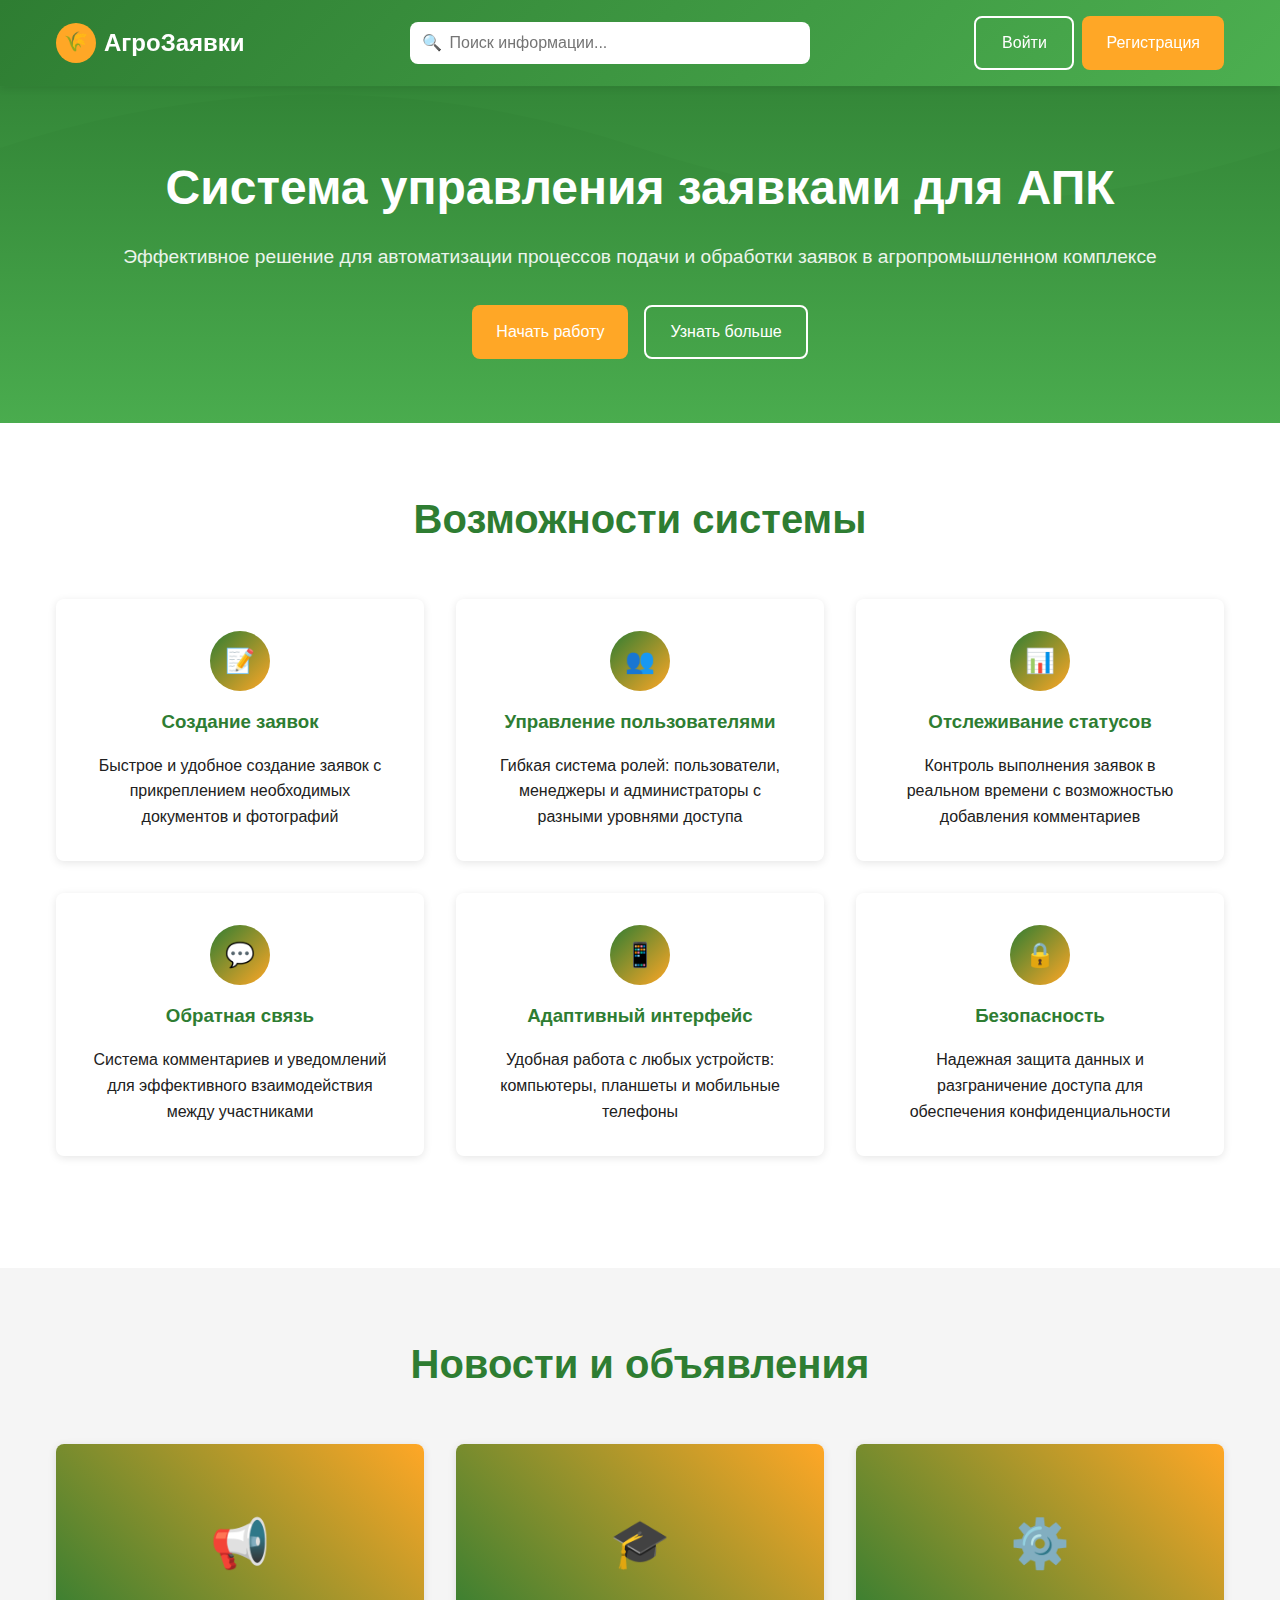
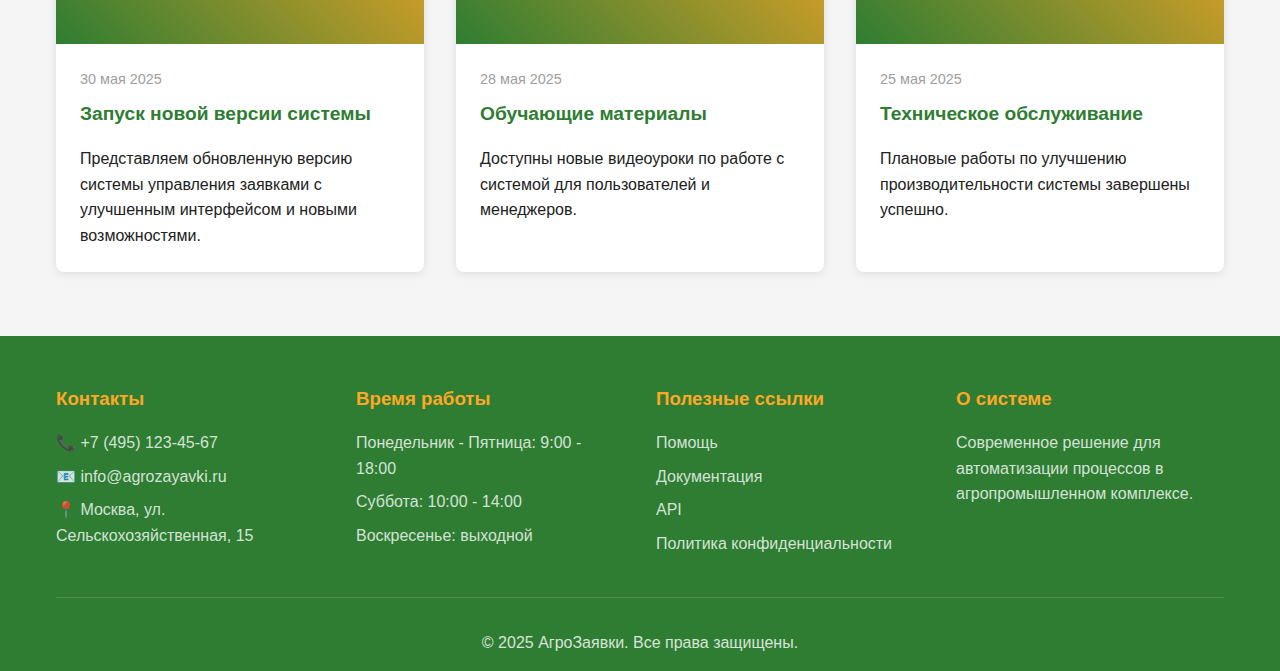
<file: index.html>
<!DOCTYPE html>
<html lang="ru">
<head>
    <meta charset="UTF-8">
    <meta name="viewport" content="width=device-width, initial-scale=1.0">
    <title>АгроЗаявки - Система управления заявками для АПК</title>
    <style>
        /* Общие стили и переменные */
        :root {
            --primary-color: #2E7D32;
            --secondary-color: #FFA726;
            --background-color: #F5F5F5;
            --text-color: #212121;
            --error-color: #D32F2F;
            --success-color: #388E3C;
            --white: #FFFFFF;
            --gray-light: #E0E0E0;
            --gray-medium: #9E9E9E;
            --shadow: 0 2px 8px rgba(0,0,0,0.1);
            --border-radius: 8px;
            --transition: all 0.3s ease;
        }

        * {
            margin: 0;
            padding: 0;
            box-sizing: border-box;
        }

        body {
            font-family: 'Inter', -apple-system, BlinkMacSystemFont, Arial, sans-serif;
            background-color: var(--background-color);
            color: var(--text-color);
            line-height: 1.6;
        }

        /* Header стили */
        .header {
            background: linear-gradient(135deg, var(--primary-color), #4CAF50);
            color: var(--white);
            padding: 1rem 0;
            box-shadow: var(--shadow);
            position: sticky;
            top: 0;
            z-index: 100;
        }

        .nav-container {
            max-width: 1200px;
            margin: 0 auto;
            padding: 0 1rem;
            display: flex;
            justify-content: space-between;
            align-items: center;
            flex-wrap: wrap;
            gap: 1rem;
        }

        .logo {
            display: flex;
            align-items: center;
            gap: 0.5rem;
            font-size: 1.5rem;
            font-weight: bold;
            text-decoration: none;
            color: var(--white);
            transition: var(--transition);
        }

        .logo:hover {
            transform: scale(1.05);
        }

        .logo-icon {
            width: 40px;
            height: 40px;
            background: var(--secondary-color);
            border-radius: 50%;
            display: flex;
            align-items: center;
            justify-content: center;
            font-size: 1.2rem;
        }

        .search-container {
            flex: 1;
            max-width: 400px;
            margin: 0 2rem;
            position: relative;
        }

        .search-input {
            width: 100%;
            padding: 0.75rem 1rem 0.75rem 2.5rem;
            border: none;
            border-radius: var(--border-radius);
            font-size: 1rem;
            outline: none;
            transition: var(--transition);
        }

        .search-input:focus {
            box-shadow: 0 0 0 3px rgba(255, 255, 255, 0.3);
        }

        .search-icon {
            position: absolute;
            left: 0.75rem;
            top: 50%;
            transform: translateY(-50%);
            color: var(--gray-medium);
        }

        .auth-buttons {
            display: flex;
            gap: 0.5rem;
        }

        .btn {
            padding: 0.75rem 1.5rem;
            border: none;
            border-radius: var(--border-radius);
            cursor: pointer;
            font-size: 1rem;
            font-weight: 500;
            text-decoration: none;
            display: inline-flex;
            align-items: center;
            justify-content: center;
            transition: var(--transition);
            min-width: 100px;
        }

        .btn-primary {
            background: var(--secondary-color);
            color: var(--white);
        }

        .btn-secondary {
            background: transparent;
            color: var(--white);
            border: 2px solid var(--white);
        }

        .btn:hover {
            transform: translateY(-2px);
            box-shadow: 0 4px 12px rgba(0,0,0,0.2);
        }

        .btn-primary:hover {
            background: #FF9800;
        }

        .btn-secondary:hover {
            background: var(--white);
            color: var(--primary-color);
        }

        /* Main content */
        .container {
            max-width: 1200px;
            margin: 0 auto;
            padding: 0 1rem;
        }

        /* Hero section */
        .hero {
            background: linear-gradient(rgba(46, 125, 50, 0.8), rgba(76, 175, 80, 0.8)), 
                        url('data:image/svg+xml,<svg xmlns="http://www.w3.org/2000/svg" viewBox="0 0 1200 600"><rect fill="%234CAF50" width="1200" height="600"/><path fill="%232E7D32" opacity="0.3" d="M0,200 Q300,100 600,200 T1200,200 L1200,600 L0,600 Z"/></svg>');
            background-size: cover;
            background-position: center;
            color: var(--white);
            padding: 4rem 0;
            text-align: center;
        }

        .hero h1 {
            font-size: 3rem;
            margin-bottom: 1rem;
            animation: fadeInUp 1s ease;
        }

        .hero p {
            font-size: 1.2rem;
            margin-bottom: 2rem;
            opacity: 0.9;
            animation: fadeInUp 1s ease 0.2s both;
        }

        .hero-buttons {
            display: flex;
            gap: 1rem;
            justify-content: center;
            flex-wrap: wrap;
            animation: fadeInUp 1s ease 0.4s both;
        }

        /* Features section */
        .features {
            padding: 4rem 0;
            background: var(--white);
        }

        .features h2 {
            text-align: center;
            font-size: 2.5rem;
            margin-bottom: 3rem;
            color: var(--primary-color);
        }

        .features-grid {
            display: grid;
            grid-template-columns: repeat(auto-fit, minmax(300px, 1fr));
            gap: 2rem;
            margin-bottom: 3rem;
        }

        .feature-card {
            background: var(--white);
            padding: 2rem;
            border-radius: var(--border-radius);
            box-shadow: var(--shadow);
            text-align: center;
            transition: var(--transition);
        }

        .feature-card:hover {
            transform: translateY(-5px);
            box-shadow: 0 8px 25px rgba(0,0,0,0.15);
        }

        .feature-icon {
            width: 60px;
            height: 60px;
            background: linear-gradient(135deg, var(--primary-color), var(--secondary-color));
            border-radius: 50%;
            display: flex;
            align-items: center;
            justify-content: center;
            margin: 0 auto 1rem;
            font-size: 1.5rem;
            color: var(--white);
        }

        .feature-card h3 {
            margin-bottom: 1rem;
            color: var(--primary-color);
        }

        /* News section */
        .news {
            padding: 4rem 0;
            background: var(--background-color);
        }

        .news h2 {
            text-align: center;
            font-size: 2.5rem;
            margin-bottom: 3rem;
            color: var(--primary-color);
        }

        .news-grid {
            display: grid;
            grid-template-columns: repeat(auto-fit, minmax(300px, 1fr));
            gap: 2rem;
        }

        .news-card {
            background: var(--white);
            border-radius: var(--border-radius);
            overflow: hidden;
            box-shadow: var(--shadow);
            transition: var(--transition);
        }

        .news-card:hover {
            transform: translateY(-3px);
            box-shadow: 0 6px 20px rgba(0,0,0,0.12);
        }

        .news-image {
            width: 100%;
            height: 200px;
            background: linear-gradient(45deg, var(--primary-color), var(--secondary-color));
            display: flex;
            align-items: center;
            justify-content: center;
            color: var(--white);
            font-size: 3rem;
        }

        .news-content {
            padding: 1.5rem;
        }

        .news-date {
            color: var(--gray-medium);
            font-size: 0.9rem;
            margin-bottom: 0.5rem;
        }

        .news-title {
            font-size: 1.2rem;
            margin-bottom: 1rem;
            color: var(--primary-color);
        }

        .news-excerpt {
            color: var(--text-color);
            line-height: 1.6;
        }

        /* Footer */
        .footer {
            background: var(--primary-color);
            color: var(--white);
            padding: 3rem 0 1rem;
        }

        .footer-content {
            display: grid;
            grid-template-columns: repeat(auto-fit, minmax(250px, 1fr));
            gap: 2rem;
            margin-bottom: 2rem;
        }

        .footer-section h3 {
            margin-bottom: 1rem;
            color: var(--secondary-color);
        }

        .footer-section p,
        .footer-section a {
            color: rgba(255, 255, 255, 0.8);
            text-decoration: none;
            margin-bottom: 0.5rem;
            display: block;
        }

        .footer-section a:hover {
            color: var(--secondary-color);
        }

        .footer-bottom {
            text-align: center;
            padding-top: 2rem;
            border-top: 1px solid rgba(255, 255, 255, 0.2);
            opacity: 0.8;
        }

        /* Animations */
        @keyframes fadeInUp {
            from {
                opacity: 0;
                transform: translateY(30px);
            }
            to {
                opacity: 1;
                transform: translateY(0);
            }
        }

        .fade-in {
            animation: fadeInUp 0.6s ease;
        }

        /* Responsive design */
        @media (max-width: 768px) {
            .hero h1 {
                font-size: 2rem;
            }
            
            .hero p {
                font-size: 1rem;
            }
            
            .hero-buttons {
                flex-direction: column;
                align-items: center;
            }
            
            .search-container {
                order: 3;
                flex-basis: 100%;
                margin: 1rem 0 0 0;
            }
            
            .auth-buttons {
                flex-direction: column;
                width: 100%;
            }
            
            .nav-container {
                flex-direction: column;
                gap: 1rem;
            }
        }

        /* Утилиты */
        .text-center { text-align: center; }
        .mt-2 { margin-top: 2rem; }
        .mb-2 { margin-bottom: 2rem; }
        .hidden { display: none; }
    </style>
</head>
<body>
    <!-- Header -->
    <header class="header">
        <nav class="nav-container">
            <a href="#" class="logo">
                <div class="logo-icon">🌾</div>
                АгроЗаявки
            </a>
            
            <div class="search-container">
                <div class="search-icon">🔍</div>
                <input type="text" class="search-input" placeholder="Поиск информации...">
            </div>
            
            <div class="auth-buttons">
                <a href="login.html" class="btn btn-secondary">Войти</a>
                <a href="register.html" class="btn btn-primary">Регистрация</a>
            </div>
        </nav>
    </header>

    <!-- Hero Section -->
    <section class="hero">
        <div class="container">
            <h1>Система управления заявками для АПК</h1>
            <p>Эффективное решение для автоматизации процессов подачи и обработки заявок в агропромышленном комплексе</p>
            <div class="hero-buttons">
                <a href="register.html" class="btn btn-primary">Начать работу</a>
                <a href="#features" class="btn btn-secondary">Узнать больше</a>
            </div>
        </div>
    </section>

    <!-- Features Section -->
    <section class="features" id="features">
        <div class="container">
            <h2>Возможности системы</h2>
            <div class="features-grid">
                <div class="feature-card fade-in">
                    <div class="feature-icon">📝</div>
                    <h3>Создание заявок</h3>
                    <p>Быстрое и удобное создание заявок с прикреплением необходимых документов и фотографий</p>
                </div>
                
                <div class="feature-card fade-in">
                    <div class="feature-icon">👥</div>
                    <h3>Управление пользователями</h3>
                    <p>Гибкая система ролей: пользователи, менеджеры и администраторы с разными уровнями доступа</p>
                </div>
                
                <div class="feature-card fade-in">
                    <div class="feature-icon">📊</div>
                    <h3>Отслеживание статусов</h3>
                    <p>Контроль выполнения заявок в реальном времени с возможностью добавления комментариев</p>
                </div>
                
                <div class="feature-card fade-in">
                    <div class="feature-icon">💬</div>
                    <h3>Обратная связь</h3>
                    <p>Система комментариев и уведомлений для эффективного взаимодействия между участниками</p>
                </div>
                
                <div class="feature-card fade-in">
                    <div class="feature-icon">📱</div>
                    <h3>Адаптивный интерфейс</h3>
                    <p>Удобная работа с любых устройств: компьютеры, планшеты и мобильные телефоны</p>
                </div>
                
                <div class="feature-card fade-in">
                    <div class="feature-icon">🔒</div>
                    <h3>Безопасность</h3>
                    <p>Надежная защита данных и разграничение доступа для обеспечения конфиденциальности</p>
                </div>
            </div>
        </div>
    </section>

    <!-- News Section -->
    <section class="news" id="news">
        <div class="container">
            <h2>Новости и объявления</h2>
            <div class="news-grid">
                <article class="news-card fade-in">
                    <div class="news-image">📢</div>
                    <div class="news-content">
                        <div class="news-date">30 мая 2025</div>
                        <h3 class="news-title">Запуск новой версии системы</h3>
                        <p class="news-excerpt">Представляем обновленную версию системы управления заявками с улучшенным интерфейсом и новыми возможностями.</p>
                    </div>
                </article>
                
                <article class="news-card fade-in">
                    <div class="news-image">🎓</div>
                    <div class="news-content">
                        <div class="news-date">28 мая 2025</div>
                        <h3 class="news-title">Обучающие материалы</h3>
                        <p class="news-excerpt">Доступны новые видеоуроки по работе с системой для пользователей и менеджеров.</p>
                    </div>
                </article>
                
                <article class="news-card fade-in">
                    <div class="news-image">⚙️</div>
                    <div class="news-content">
                        <div class="news-date">25 мая 2025</div>
                        <h3 class="news-title">Техническое обслуживание</h3>
                        <p class="news-excerpt">Плановые работы по улучшению производительности системы завершены успешно.</p>
                    </div>
                </article>
            </div>
        </div>
    </section>

    <!-- Footer -->
    <footer class="footer">
        <div class="container">
            <div class="footer-content">
                <div class="footer-section">
                    <h3>Контакты</h3>
                    <p>📞 +7 (495) 123-45-67</p>
                    <p>📧 info@agrozayavki.ru</p>
                    <p>📍 Москва, ул. Сельскохозяйственная, 15</p>
                </div>
                
                <div class="footer-section">
                    <h3>Время работы</h3>
                    <p>Понедельник - Пятница: 9:00 - 18:00</p>
                    <p>Суббота: 10:00 - 14:00</p>
                    <p>Воскресенье: выходной</p>
                </div>
                
                <div class="footer-section">
                    <h3>Полезные ссылки</h3>
                    <a href="#help">Помощь</a>
                    <a href="#docs">Документация</a>
                    <a href="#api">API</a>
                    <a href="#privacy">Политика конфиденциальности</a>
                </div>
                
                <div class="footer-section">
                    <h3>О системе</h3>
                    <p>Современное решение для автоматизации процессов в агропромышленном комплексе.</p>
                </div>
            </div>
            
            <div class="footer-bottom">
                <p>&copy; 2025 АгроЗаявки. Все права защищены.</p>
            </div>
        </div>
    </footer>

    <script>
        // Простая анимация при скролле
        const observerOptions = {
            threshold: 0.1,
            rootMargin: '0px 0px -50px 0px'
        };

        const observer = new IntersectionObserver((entries) => {
            entries.forEach(entry => {
                if (entry.isIntersecting) {
                    entry.target.style.animationDelay = '0s';
                    entry.target.classList.add('fade-in');
                }
            });
        }, observerOptions);

        // Наблюдаем за элементами
        document.querySelectorAll('.feature-card, .news-card').forEach(el => {
            observer.observe(el);
        });

        // Плавная прокрутка к якорям
        document.querySelectorAll('a[href^="#"]').forEach(anchor => {
            anchor.addEventListener('click', function (e) {
                e.preventDefault();
                const target = document.querySelector(this.getAttribute('href'));
                if (target) {
                    target.scrollIntoView({
                        behavior: 'smooth',
                        block: 'start'
                    });
                }
            });
        });

        // Поиск (базовая функциональность)
        const searchInput = document.querySelector('.search-input');
        searchInput.addEventListener('input', function() {
            // Здесь будет логика поиска
            console.log('Поиск:', this.value);
        });
    </script>
</body>
</html>
</file>
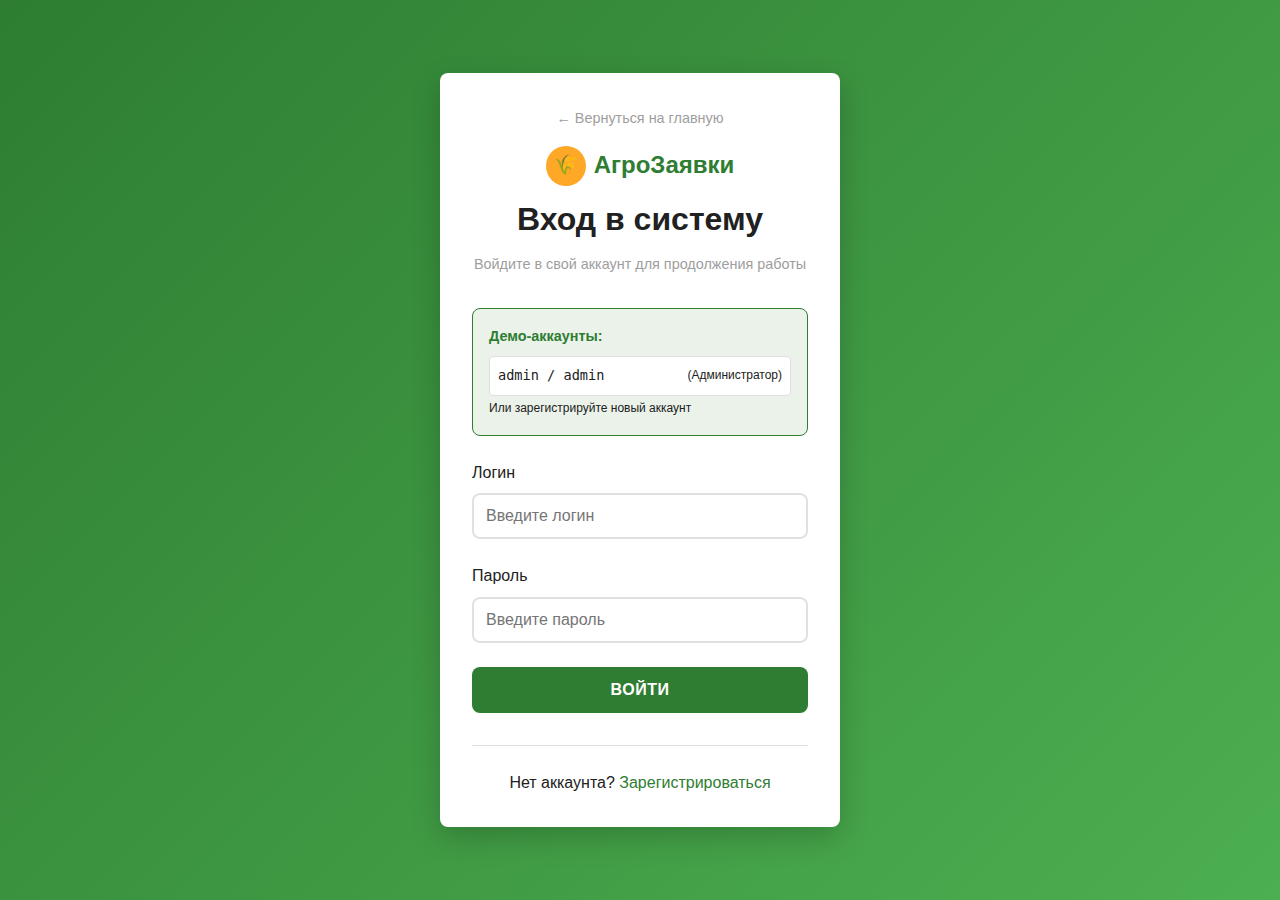
<file: dashboard-admin.html>
<!DOCTYPE html>
<html lang="ru">
 <head>
  <meta charset="utf-8"/>
  <meta content="width=device-width, initial-scale=1.0" name="viewport"/>
  <title>
   Панель администратора - АгроЗаявки
  </title>
  <link href="css/common.css" rel="stylesheet"/>
  <link href="css/dashboard-admin.css" rel="stylesheet"/>
 </head>
 <body>
  <!-- Header -->
  <header class="header">
   <nav class="nav-container">
    <a class="logo" href="index.html">
     <div class="logo-icon">
      🌾
     </div>
     АгроЗаявки
    </a>
    <div class="user-info">
     <div class="user-avatar" id="userAvatar">
      А
     </div>
     <div class="user-details">
      <h3 id="userName">
       Администратор
      </h3>
      <p id="userRole">
       Администратор
      </p>
     </div>
     <button class="logout-btn" onclick="logout()">
      Выйти
     </button>
    </div>
   </nav>
  </header>
  <!-- Main container -->
  <div class="main-container">
   <!-- Sidebar -->
   <aside class="sidebar">
    <h3>
     Панель управления
    </h3>
    <ul class="nav-menu">
     <li>
      <a class="nav-link active" data-page="dashboard" href="#">
       <span class="icon">
        📊
       </span>
       Аналитика
      </a>
     </li>
     <li>
      <a class="nav-link" data-page="users" href="#">
       <span class="icon">
        👥
       </span>
       Пользователи
      </a>
     </li>
     <li>
      <a class="nav-link" data-page="requests" href="#">
       <span class="icon">
        📋
       </span>
       Все заявки
      </a>
     </li>
     <li>
      <a class="nav-link" data-page="assignments" href="#">
       <span class="icon">
        🔄
       </span>
       Назначения
      </a>
     </li>
     <li>
      <a class="nav-link" data-page="reports" href="#">
       <span class="icon">
        📈
       </span>
       Отчеты
      </a>
     </li>
     <li>
      <a class="nav-link" data-page="settings" href="#">
       <span class="icon">
        ⚙️
       </span>
       Настройки
      </a>
     </li>
    </ul>
   </aside>
   <!-- Content area -->
   <main class="content">
    <!-- Dashboard section -->
    <section class="page-section active" id="dashboard">
     <div class="content-header">
      <h2>
       Аналитика системы
      </h2>
      <p>
       Общая статистика и показатели эффективности
      </p>
     </div>
     <div class="content-body">
      <!-- Main statistics -->
      <div class="stats-grid">
       <div class="stat-card users">
        <div class="stat-number" id="totalUsers">
         0
        </div>
        <div class="stat-label">
         Всего пользователей
        </div>
       </div>
       <div class="stat-card requests">
        <div class="stat-number" id="totalRequests">
         0
        </div>
        <div class="stat-label">
         Всего заявок
        </div>
       </div>
       <div class="stat-card pending">
        <div class="stat-number" id="pendingRequests">
         0
        </div>
        <div class="stat-label">
         В обработке
        </div>
       </div>
       <div class="stat-card completed">
        <div class="stat-number" id="completedRequests">
         0
        </div>
        <div class="stat-label">
         Выполнено
        </div>
       </div>
      </div>
      <!-- Charts -->
      <div class="chart-container">
       <div class="chart-placeholder">
        📈
       </div>
       <h3>
        Статистика заявок по времени
       </h3>
       <p>
        График активности будет отображен здесь
       </p>
      </div>
      <!-- Recent activity -->
      <h3>
       Последняя активность
      </h3>
      <div id="recentActivity">
       <div class="empty-state">
        <div class="icon">
         📋
        </div>
        <h4>
         Загрузка активности...
        </h4>
       </div>
      </div>
     </div>
    </section>
    <!-- Users section -->
    <section class="page-section" id="users">
     <div class="content-header">
      <h2>
       Управление пользователями
      </h2>
      <p>
       Просмотр и редактирование пользователей системы
      </p>
     </div>
     <div class="content-body">
      <div class="actions-bar">
       <button class="btn btn-primary" onclick="openUserModal()">
        <span>
         ➕
        </span>
        Добавить пользователя
       </button>
       <button class="btn btn-secondary" onclick="exportUsers()">
        <span>
         📥
        </span>
        Экспорт списка
       </button>
      </div>
      <div class="filters">
       <div class="filter-group">
        <label class="filter-label">
         Роль
        </label>
        <select class="filter-select" id="userRoleFilter">
         <option value="">
          Все роли
         </option>
         <option value="admin">
          Администратор
         </option>
         <option value="manager">
          Менеджер
         </option>
         <option value="user">
          Пользователь
         </option>
        </select>
       </div>
       <div class="filter-group">
        <label class="filter-label">
         Статус
        </label>
        <select class="filter-select" id="userStatusFilter">
         <option value="">
          Все статусы
         </option>
         <option value="active">
          Активный
         </option>
         <option value="inactive">
          Неактивный
         </option>
        </select>
       </div>
      </div>
      <div id="usersContainer">
       <div class="empty-state">
        <div class="icon">
         👥
        </div>
        <h4>
         Загрузка пользователей...
        </h4>
       </div>
      </div>
     </div>
    </section>
    <!-- Requests section -->
    <section class="page-section" id="requests">
     <div class="content-header">
      <h2>
       Управление заявками
      </h2>
      <p>
       Просмотр всех заявок в системе
      </p>
     </div>
     <div class="content-body">
      <div class="filters">
       <div class="filter-group">
        <label class="filter-label">
         Статус
        </label>
        <select class="filter-select" id="requestStatusFilter">
         <option value="">
          Все статусы
         </option>
         <option value="new">
          Новые
         </option>
         <option value="in_progress">
          В работе
         </option>
         <option value="completed">
          Выполненные
         </option>
         <option value="rejected">
          Отклоненные
         </option>
        </select>
       </div>       <div class="filter-group">
        <label class="filter-label">
         Приоритет
        </label>
        <select class="filter-select" id="requestPriorityFilter">
         <option value="">
          Все приоритеты
         </option>
         <option value="high">
          Высокий
         </option>
         <option value="medium">
          Средний
         </option>
         <option value="low">
          Низкий
         </option>
         <option value="urgent">
          Срочный
         </option>
        </select>
       </div>
       <div class="filter-group">
        <label class="filter-label">
         Категория
        </label>
        <select class="filter-select" id="requestCategoryFilter">
         <option value="">
          Все категории
         </option>
         <option value="seeds">
          Семена
         </option>
         <option value="fertilizers">
          Удобрения
         </option>
         <option value="equipment">
          Оборудование
         </option>
         <option value="consultation">
          Консультация
         </option>
         <option value="other">
          Прочее
         </option>
        </select>
       </div>
       <div class="filter-group">
        <label class="filter-label">
         Назначение
        </label>
        <select class="filter-select" id="requestAssignmentFilter">
         <option value="">
          Все заявки
         </option>
         <option value="unassigned">
          Неназначенные
         </option>
         <option value="assigned">
          Назначенные
         </option>
        </select>
       </div>
      </div>
      <div id="requestsContainer">
       <div class="empty-state">
        <div class="icon">
         📋
        </div>
        <h4>
         Загрузка заявок...
        </h4>
       </div>
      </div>
     </div>
    </section>
    <!-- Assignments section -->
    <section class="page-section" id="assignments">
     <div class="content-header">
      <h2>
       Назначение заявок
      </h2>
      <p>
       Распределение заявок между менеджерами
      </p>
     </div>
     <div class="content-body">
      <div id="assignmentsContainer">
       <div class="empty-state">
        <div class="icon">
         🔄
        </div>
        <h4>
         Загрузка данных...
        </h4>
       </div>
      </div>
     </div>
    </section>
    <!-- Reports section -->
    <section class="page-section" id="reports">
     <div class="content-header">
      <h2>
       Отчеты и аналитика
      </h2>
      <p>
       Детальная статистика работы системы
      </p>
     </div>
     <div class="content-body">
      <div class="chart-container">
       <div class="chart-placeholder">
        📊
       </div>
       <h3>
        Отчеты по эффективности
       </h3>
       <p>
        Детальная аналитика будет доступна здесь
       </p>
      </div>
     </div>
    </section>
    <!-- Settings section -->
    <section class="page-section" id="settings">
     <div class="content-header">
      <h2>
       Настройки системы
      </h2>
      <p>
       Конфигурация и параметры работы
      </p>
     </div>
     <div class="content-body">
      <div class="form-group">
       <label class="form-label">
        Название системы
       </label>
       <input class="form-input" readonly="" type="text" value="АгроЗаявки"/>
      </div>
      <div class="form-group">
       <label class="form-label">
        Версия
       </label>
       <input class="form-input" readonly="" type="text" value="1.0.0"/>
      </div>
      <div class="actions-bar">
       <button class="btn btn-warning" onclick="clearAllData()">
        <span>
         🗑️
        </span>
        Очистить все данные
       </button>
       <button class="btn btn-info" onclick="exportSystemData()">
        <span>
         📦
        </span>
        Экспорт данных
       </button>
      </div>
     </div>
    </section>
   </main>
  </div>
  <!-- User Modal -->
  <div class="modal" id="userModal">
   <div class="modal-content">
    <div class="modal-header">
     <h3 id="userModalTitle">
      Добавить пользователя
     </h3>
     <button class="modal-close" onclick="closeUserModal()">
      ×
     </button>
    </div>
    <div class="modal-body">
     <form id="userForm">
      <div class="form-grid">
       <div class="form-group">
        <label class="form-label" for="userFullName">
         ФИО
        </label>
        <input class="form-input" id="userFullName" required="" type="text"/>
       </div>
       <div class="form-group">
        <label class="form-label" for="userLogin">
         Логин
        </label>
        <input class="form-input" id="userLogin" required="" type="text"/>
       </div>
       <div class="form-group">
        <label class="form-label" for="userEmail">
         Email
        </label>
        <input class="form-input" id="userEmail" required="" type="email"/>
       </div>
       <div class="form-group">
        <label class="form-label" for="userPhone">
         Телефон
        </label>
        <input class="form-input" id="userPhone" required="" type="tel"/>
       </div>
       <div class="form-group">
        <label class="form-label" for="userRole">
         Роль
        </label>
        <select class="form-select" id="userRole" required="">
         <option value="">
          Выберите роль
         </option>
         <option value="user">
          Пользователь
         </option>
         <option value="manager">
          Менеджер
         </option>
         <option value="admin">
          Администратор
         </option>
        </select>
       </div>
       <div class="form-group">
        <label class="form-label" for="userStatus">
         Статус
        </label>
        <select class="form-select" id="userStatus" required="">
         <option value="active">
          Активный
         </option>
         <option value="inactive">
          Неактивный
         </option>
        </select>
       </div>
      </div>
     </form>
    </div>
    <div class="modal-footer">
     <button class="btn btn-secondary" onclick="closeUserModal()">
      Отмена
     </button>
     <button class="btn btn-primary" onclick="saveUser()">
      Сохранить
     </button>
    </div>
   </div>
  </div>
  <!-- Assignment Modal -->
  <div class="modal" id="assignModal">
   <div class="modal-content">
    <div class="modal-header">
     <h3>
      Назначить заявку
     </h3>
     <button class="modal-close" onclick="closeAssignModal()">
      ×
     </button>
    </div>
    <div class="modal-body">
     <div id="assignRequestDetails">
     </div>
     <div class="form-group">
      <label class="form-label" for="assignManager">
       Выберите менеджера
      </label>
      <select class="form-select" id="assignManager" required="">
       <option value="">
        Выберите менеджера
       </option>
      </select>
     </div>
    </div>
    <div class="modal-footer">
     <button class="btn btn-secondary" onclick="closeAssignModal()">
      Отмена
     </button>
     <button class="btn btn-primary" onclick="assignRequest()">
      Назначить
     </button>
    </div>
   </div>
  </div>
  <script src="js/common.js">
  </script>
  <script src="js/dashboard-admin.js">
  </script>
 </body>
</html>
</file>
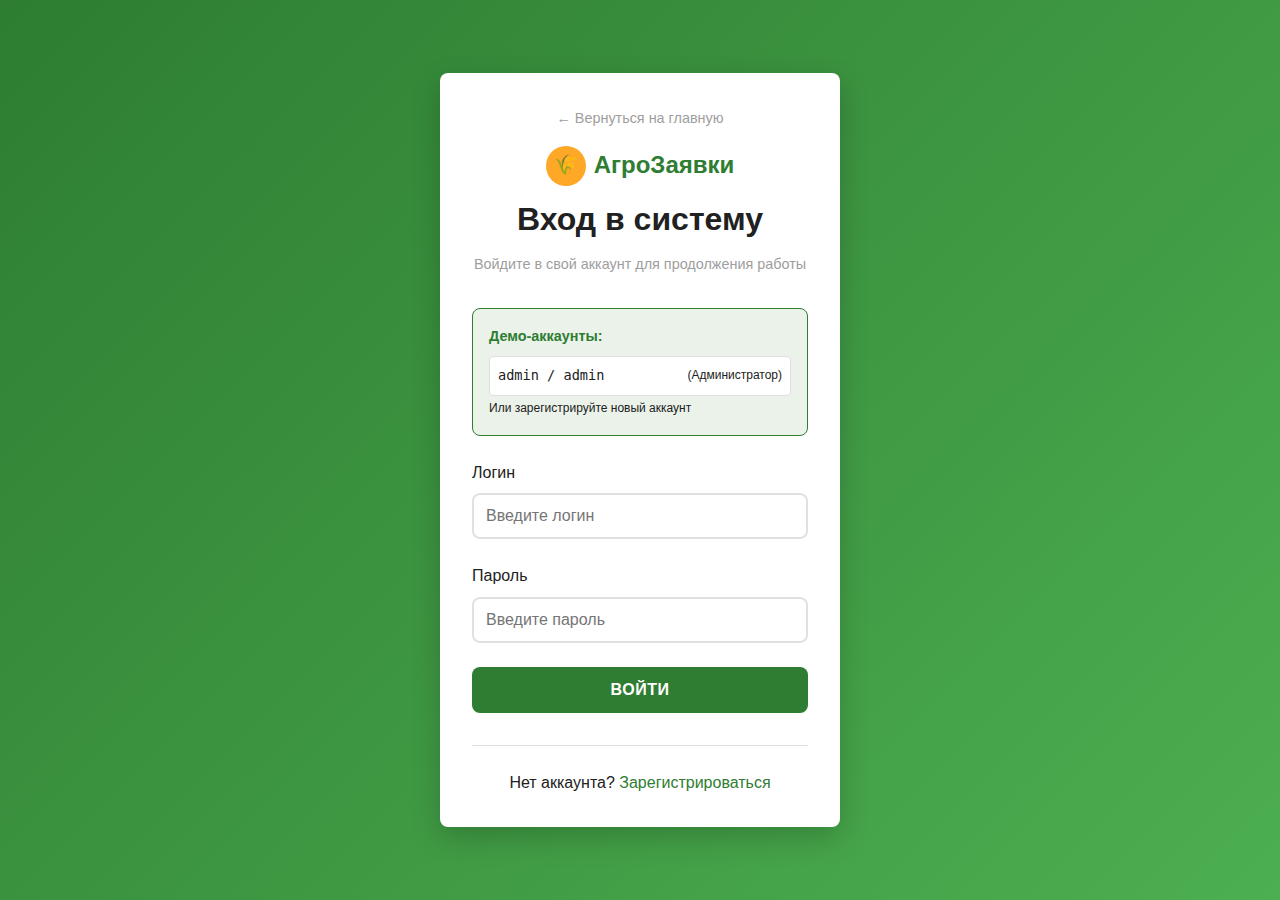
<file: dashboard-manager.html>
<!DOCTYPE html>
<html lang="ru">
 <head>
  <meta charset="utf-8"/>
  <meta content="width=device-width, initial-scale=1.0" name="viewport"/>
  <title>
   Личный кабинет менеджера - АгроЗаявки
  </title>
  <link href="css/common.css" rel="stylesheet"/>
  <link href="css/dashboard-manager.css" rel="stylesheet"/>
 </head>
 <body>
  <!-- Header -->
  <header class="header">
   <nav class="nav-container">
    <a class="logo" href="index.html">
     <div class="logo-icon">
      🌾
     </div>
     АгроЗаявки
    </a>
    <div class="user-info">
     <div class="user-avatar" id="userAvatar">
      М
     </div>
     <div class="user-details">
      <h3 id="userName">
       Менеджер
      </h3>
      <p id="userRole">
       Менеджер
      </p>
     </div>
     <button class="logout-btn" onclick="logout()">
      Выйти
     </button>
    </div>
   </nav>
  </header>
  <!-- Main container -->
  <div class="main-container">
   <!-- Sidebar -->
   <aside class="sidebar">
    <h3>
     Навигация
    </h3>
    <ul class="nav-menu">
     <li>
      <a class="nav-link active" data-page="dashboard" href="#">
       <span class="icon">
        🏠
       </span>
       Главная
      </a>
     </li>
     <li>
      <a class="nav-link" data-page="profile" href="#">
       <span class="icon">
        👤
       </span>
       Личные данные
      </a>
     </li>
     <li>
      <a class="nav-link" data-page="requests" href="#">
       <span class="icon">
        📋
       </span>
       Заявки на исполнении
      </a>
     </li>
     <li>
      <a class="nav-link" data-page="feedback" href="#">
       <span class="icon">
        💬
       </span>
       Обратная связь
      </a>
     </li>
    </ul>
   </aside>
   <!-- Content area -->
   <main class="content">
    <!-- Dashboard section -->
    <section class="page-section active" id="dashboard">
     <div class="content-header">
      <h2>
       Панель менеджера
      </h2>
      <p>
       Управление заявками и обработка обращений
      </p>
     </div>
     <div class="content-body">
      <!-- Statistics -->
      <div class="stats-grid">
       <div class="stat-card">
        <div class="stat-number" id="totalAssignedRequests">
         0
        </div>
        <div class="stat-label">
         Назначено заявок
        </div>
       </div>
       <div class="stat-card warning">
        <div class="stat-number" id="pendingRequests">
         0
        </div>
        <div class="stat-label">
         В обработке
        </div>
       </div>
       <div class="stat-card">
        <div class="stat-number" id="completedRequests">
         0
        </div>
        <div class="stat-label">
         Выполнено
        </div>
       </div>
       <div class="stat-card urgent">
        <div class="stat-number" id="urgentRequests">
         0
        </div>
        <div class="stat-label">
         Срочные
        </div>
       </div>
      </div>
      <!-- Recent requests -->
      <div class="recent-requests">
       <h3>
        Последние заявки
       </h3>
       <div id="recentRequestsContainer">
        <div class="empty-state">
         <div class="icon">
          📭
         </div>
         <h4>
          Заявок пока нет
         </h4>
         <p>
          Новые заявки появятся здесь
         </p>
        </div>
       </div>
      </div>
     </div>
    </section>
    <!-- Profile section -->
    <section class="page-section" id="profile">
     <div class="content-header">
      <h2>
       Личные данные
      </h2>
      <p>
       Управление информацией профиля
      </p>
     </div>
     <div class="content-body">      <form id="profileForm">
       <div class="form-group">
        <label class="form-label" for="profileFullName">
         ФИО
        </label>
        <input class="form-input" id="profileFullName" name="profileFullName" required="" type="text"/>
       </div>
       <div class="form-group">
        <label class="form-label" for="profileLogin">
         Логин
        </label>
        <input class="form-input" disabled="" id="profileLogin" name="profileLogin" type="text"/>
       </div>
       <div class="form-group">
        <label class="form-label" for="profilePhone">
         Телефон
        </label>
        <input class="form-input" id="profilePhone" name="profilePhone" required="" type="tel"/>
       </div>
       <div class="form-group">
        <label class="form-label" for="profileEmail">
         Email
        </label>
        <input class="form-input" id="profileEmail" name="profileEmail" required="" type="email"/>
       </div>
       <div class="form-group">
        <label class="form-label" for="profileDepartment">
         Участок
        </label>
        <input class="form-input" id="profileDepartment" name="profileDepartment" required="" type="text"/>
       </div>
       <div class="form-group">
        <label class="form-label" for="profilePosition">
         Должность
        </label>
        <input class="form-input" id="profilePosition" name="profilePosition" required="" type="text"/>
       </div>
       <div class="form-group">
        <label class="form-label" for="profilePositionCode">
         Код должности
        </label>
        <input class="form-input" id="profilePositionCode" name="profilePositionCode" required="" type="text"/>
       </div>
       <button class="btn btn-primary" type="submit">
        Сохранить изменения
       </button>
      </form>
     </div>
    </section>
    <!-- Requests section -->
    <section class="page-section" id="requests">
     <div class="content-header">
      <h2>
       Заявки на исполнении
      </h2>
      <p>
       Управление назначенными заявками
      </p>
     </div>
     <div class="content-body">
      <!-- Filters -->
      <div class="filters">
       <div class="filter-group">
        <label class="filter-label">
         Статус
        </label>
        <select class="filter-select" id="statusFilter">
         <option value="">
          Все статусы
         </option>
         <option value="new">
          Новые
         </option>
         <option value="in_progress">
          В работе
         </option>
         <option value="completed">
          Выполненные
         </option>
        </select>
       </div>
       <div class="filter-group">
        <label class="filter-label">
         Приоритет
        </label>
        <select class="filter-select" id="priorityFilter">
         <option value="">
          Все приоритеты
         </option>
         <option value="high">
          Высокий
         </option>
         <option value="medium">
          Средний
         </option>
         <option value="low">
          Низкий
         </option>
        </select>
       </div>
       <div class="filter-group">
        <label class="filter-label">
         Дата
        </label>
        <select class="filter-select" id="dateFilter">
         <option value="">
          Все даты
         </option>
         <option value="today">
          Сегодня
         </option>
         <option value="week">
          Эта неделя
         </option>
         <option value="month">
          Этот месяц
         </option>
        </select>
       </div>
      </div>
      <div id="requestsContainer">
       <div class="empty-state">
        <div class="icon">
         📭
        </div>
        <h4>
         Нет назначенных заявок
        </h4>
        <p>
         Заявки появятся здесь после назначения
        </p>
       </div>
      </div>
     </div>
    </section>
    <!-- Feedback section -->
    <section class="page-section" id="feedback">
     <div class="content-header">
      <h2>
       Обратная связь
      </h2>
      <p>
       Вопросы от пользователей и ответы
      </p>
     </div>
     <div class="content-body">
      <div id="feedbackContainer">
       <div class="empty-state">
        <div class="icon">
         💬
        </div>
        <h4>
         Нет сообщений
        </h4>
        <p>
         Новые вопросы от пользователей появятся здесь
        </p>
       </div>
      </div>
     </div>
    </section>
   </main>
  </div>
  <!-- Request Modal -->
  <div class="modal" id="requestModal">
   <div class="modal-content">
    <div class="modal-header">
     <h3>
      Обработка заявки
     </h3>
     <button class="modal-close" onclick="closeModal()">
      ×
     </button>
    </div>
    <div class="modal-body">
     <div id="requestDetails">
     </div>
     <div class="form-group">
      <label class="form-label" for="requestStatus">
       Статус
      </label>
      <select class="form-select" id="requestStatus">
       <option value="new">
        Новая
       </option>
       <option value="in_progress">
        В работе
       </option>
       <option value="completed">
        Выполнена
       </option>
       <option value="rejected">
        Отклонена
       </option>
      </select>
     </div>
     <div class="form-group">
      <label class="form-label" for="newComment">
       Комментарий
      </label>
      <textarea class="form-textarea" id="newComment" placeholder="Добавить комментарий..."></textarea>
     </div>
     <div class="form-group" id="fileUploadGroup" style="display: none;">
      <label class="form-label">
       Загрузить отчетные материалы
      </label>
      <div class="file-upload" id="fileUpload">
       <p>
        Перетащите файлы сюда или нажмите для выбора
       </p>
       <input id="fileInput" multiple="" style="display: none;" type="file"/>
      </div>
      <div class="uploaded-files" id="uploadedFiles">
      </div>
     </div>
     <div class="form-group">
      <label class="form-label">
       Комментарии
      </label>
      <div class="comments-section" id="commentsSection">
      </div>
     </div>
    </div>
    <div class="modal-footer">
     <button class="btn btn-secondary" onclick="closeModal()">
      Отмена
     </button>
     <button class="btn btn-primary" onclick="saveRequest()">
      Сохранить
     </button>
    </div>
   </div>
  </div>
  <script src="js/common.js">
  </script>
  <script src="js/dashboard-manager.js">
  </script>
 </body>
</html>
</file>
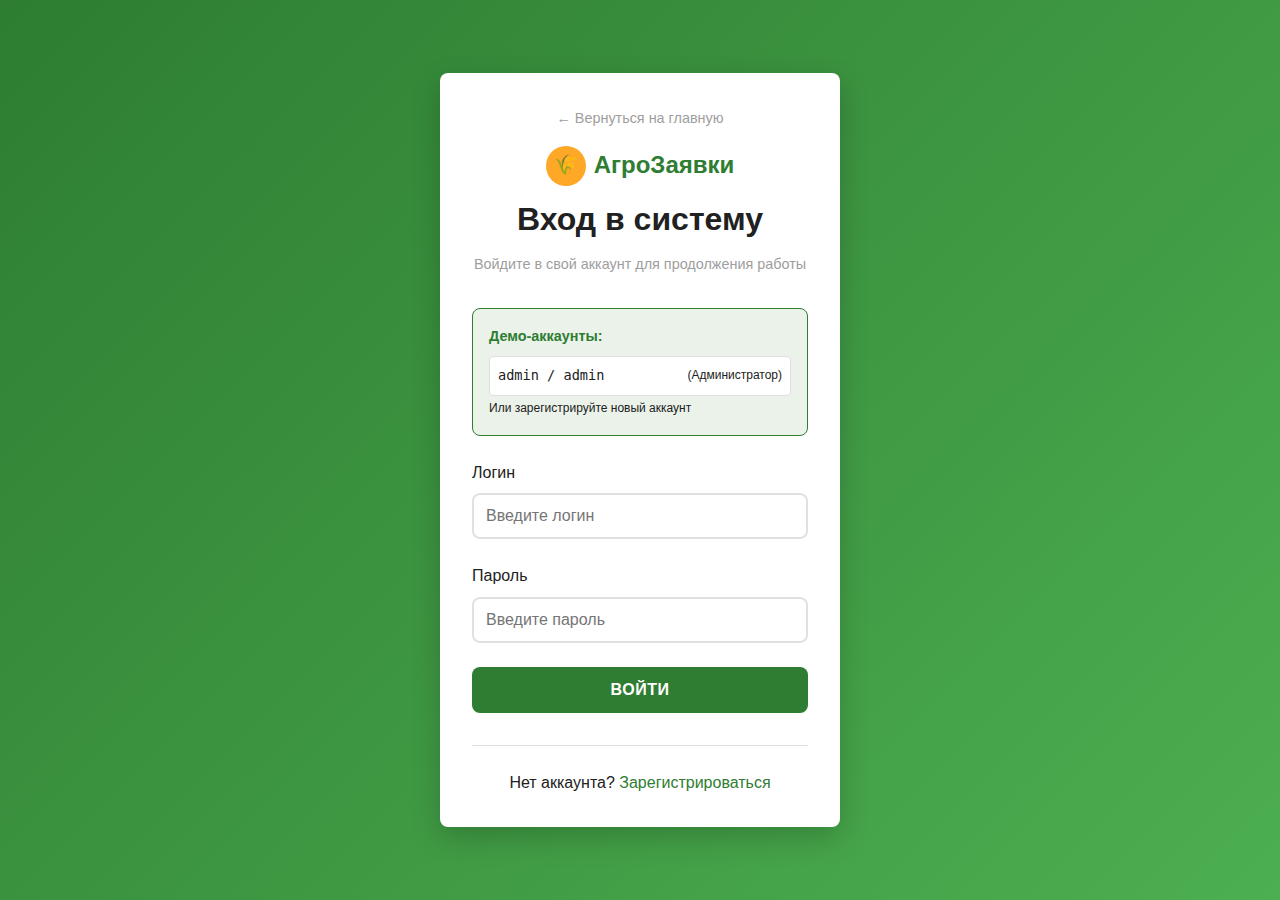
<file: dashboard-user.html>
<!DOCTYPE html>
<html lang="ru">
 <head>
  <meta charset="utf-8"/>
  <meta content="width=device-width, initial-scale=1.0" name="viewport"/>
  <title>
   Личный кабинет - АгроЗаявки
  </title>
  <link href="css/common.css" rel="stylesheet"/>
  <link href="css/dashboard-user.css" rel="stylesheet"/>
 </head>
 <body>
  <!-- Header -->
  <header class="header">
   <nav class="nav-container">
    <a class="logo" href="index.html">
     <div class="logo-icon">
      🌾
     </div>
     АгроЗаявки
    </a>
    <div class="user-info">
     <div class="user-avatar" id="userAvatar">
      П
     </div>
     <div class="user-details">
      <h3 id="userName">
       Пользователь
      </h3>
      <p id="userRole">
       Пользователь
      </p>
     </div>     <button class="logout-btn">
      Выйти
     </button>
    </div>
   </nav>
  </header>
  <!-- Main container -->
  <div class="main-container">
   <!-- Sidebar -->
   <aside class="sidebar">
    <h3>
     Навигация
    </h3>
    <ul class="nav-menu">
     <li>
      <a class="nav-link active" data-page="dashboard" href="#">
       <span class="icon">
        🏠
       </span>
       Главная
      </a>
     </li>
     <li>
      <a class="nav-link" data-page="profile" href="#">
       <span class="icon">
        👤
       </span>
       Личные данные
      </a>
     </li>
     <li>
      <a class="nav-link" data-page="requests" href="#">
       <span class="icon">
        📝
       </span>
       Мои заявки
      </a>
     </li>
     <li>
      <a class="nav-link" data-page="create-request" href="#">
       <span class="icon">
        ➕
       </span>
       Создать заявку
      </a>
     </li>
    </ul>
   </aside>
   <!-- Content area -->
   <main class="content">
    <!-- Dashboard section -->
    <section class="page-section active" id="dashboard">
     <div class="content-header">
      <h2>
       Добро пожаловать!
      </h2>
      <p>
       Управляйте своими заявками и отслеживайте их статус
      </p>
     </div>
     <div class="content-body">
      <!-- Statistics -->
      <div class="stats-grid">
       <div class="stat-card">
        <div class="stat-number" id="totalRequests">
         0
        </div>
        <div class="stat-label">
         Всего заявок
        </div>
       </div>
       <div class="stat-card">
        <div class="stat-number" id="pendingRequests">
         0
        </div>
        <div class="stat-label">
         В обработке
        </div>
       </div>
       <div class="stat-card">
        <div class="stat-number" id="completedRequests">
         0
        </div>
        <div class="stat-label">
         Выполнено
        </div>
       </div>
      </div>
      <!-- Quick actions -->
      <div class="quick-actions">
       <h3>
        Быстрые действия
       </h3>
       <div class="actions-grid">
        <a class="action-card" data-page="create-request" href="#">
         <div class="action-icon">
          📝
         </div>
         <h4>
          Создать заявку
         </h4>
         <p>
          Подать новую заявку в систему
         </p>
        </a>
        <a class="action-card" data-page="requests" href="#">
         <div class="action-icon">
          📊
         </div>
         <h4>
          Мои заявки
         </h4>
         <p>
          Просмотреть все заявки и их статус
         </p>
        </a>
        <a class="action-card" data-page="profile" href="#">
         <div class="action-icon">
          ⚙️
         </div>
         <h4>
          Настройки
         </h4>
         <p>
          Редактировать личные данные
         </p>
        </a>
       </div>
      </div>
      <!-- Recent requests -->
      <div class="recent-requests">
       <h3>
        Последние заявки
       </h3>
       <div id="recentRequestsContainer">
        <div class="empty-state">
         <div class="icon">
          📭
         </div>
         <h4>
          Заявок пока нет
         </h4>
         <p>
          Создайте первую заявку, чтобы начать работу
         </p>
         <a class="btn btn-primary" data-page="create-request" href="#">
          Создать заявку
         </a>
        </div>
       </div>
      </div>
     </div>
    </section>
    <!-- Profile section -->
    <section class="page-section" id="profile">
     <div class="content-header">
      <h2>
       Личные данные
      </h2>
      <p>
       Управление информацией профиля
      </p>
     </div>
     <div class="content-body">
      <form id="profileForm">       <div class="form-group">
        <label class="form-label" for="profileFullName">
         ФИО
        </label>
        <input class="form-input" id="profileFullName" name="profileFullName" required="" type="text"/>
       </div>
       <div class="form-group">
        <label class="form-label" for="profileLogin">
         Логин
        </label>
        <input class="form-input" disabled="" id="profileLogin" name="profileLogin" type="text"/>
       </div>
       <div class="form-group">
        <label class="form-label" for="profilePhone">
         Телефон
        </label>
        <input class="form-input" id="profilePhone" name="profilePhone" required="" type="tel"/>
       </div>
       <div class="form-group">
        <label class="form-label" for="profileEmail">
         Email
        </label>
        <input class="form-input" id="profileEmail" name="profileEmail" required="" type="email"/>
       </div>
       <button class="btn btn-primary" type="submit">
        Сохранить изменения
       </button>
      </form>
     </div>
    </section>
    <!-- Requests section -->
    <section class="page-section" id="requests">
     <div class="content-header">
      <h2>
       Мои заявки
      </h2>
      <p>
       Просмотр и управление заявками
      </p>
     </div>
     <div class="content-body">
      <div id="requestsContainer">
       <div class="empty-state">
        <div class="icon">
         📭
        </div>
        <h4>
         У вас пока нет заявок
        </h4>
        <p>
         Создайте первую заявку для начала работы
        </p>
        <a class="btn btn-primary" data-page="create-request" href="#">
         Создать заявку
        </a>
       </div>
      </div>
     </div>
    </section>
    <!-- Create request section -->
    <section class="page-section" id="create-request">
     <div class="content-header">
      <h2>
       Создание заявки
      </h2>
      <p>
       Заполните форму для подачи новой заявки
      </p>
     </div>
     <div class="content-body">
      <form id="createRequestForm">       <div class="form-group">
        <label class="form-label" for="requestTitle">
         Заголовок заявки
        </label>
        <input class="form-input" id="requestTitle" name="requestTitle" placeholder="Краткое описание проблемы" required="" type="text"/>
       </div>
       <div class="form-group">
        <label class="form-label" for="requestCategory">
         Категория
        </label>
        <select class="form-input" id="requestCategory" name="requestCategory" required="">
         <option value="">
          Выберите категорию
         </option>
         <option value="seeds">
          Семена
         </option>
         <option value="fertilizers">
          Удобрения
         </option>
         <option value="equipment">
          Оборудование
         </option>
         <option value="consultation">
          Консультация
         </option>
         <option value="other">
          Прочее
         </option>
        </select>
       </div>
       <div class="form-group">
        <label class="form-label" for="requestPriority">
         Приоритет
        </label>
        <select class="form-input" id="requestPriority" name="requestPriority" required="">
         <option value="">
          Выберите приоритет
         </option>
         <option value="low">
          Низкий
         </option>
         <option value="medium">
          Средний
         </option>
         <option value="high">
          Высокий
         </option>
         <option value="urgent">
          Срочный
         </option>
        </select>
       </div>
       <div class="form-group">
        <label class="form-label" for="requestDescription">
         Подробное описание
        </label>
        <textarea class="form-input" id="requestDescription" name="requestDescription" placeholder="Опишите проблему подробно..." required="" rows="5"></textarea>
       </div>
       <button class="btn btn-primary" type="submit">
        Создать заявку
       </button>
      </form>
     </div>
    </section>
   </main>
  </div>
  <script src="js/common.js">
  </script>
  <script src="js/dashboard-user.js">
  </script>
 </body>
</html>
</file>
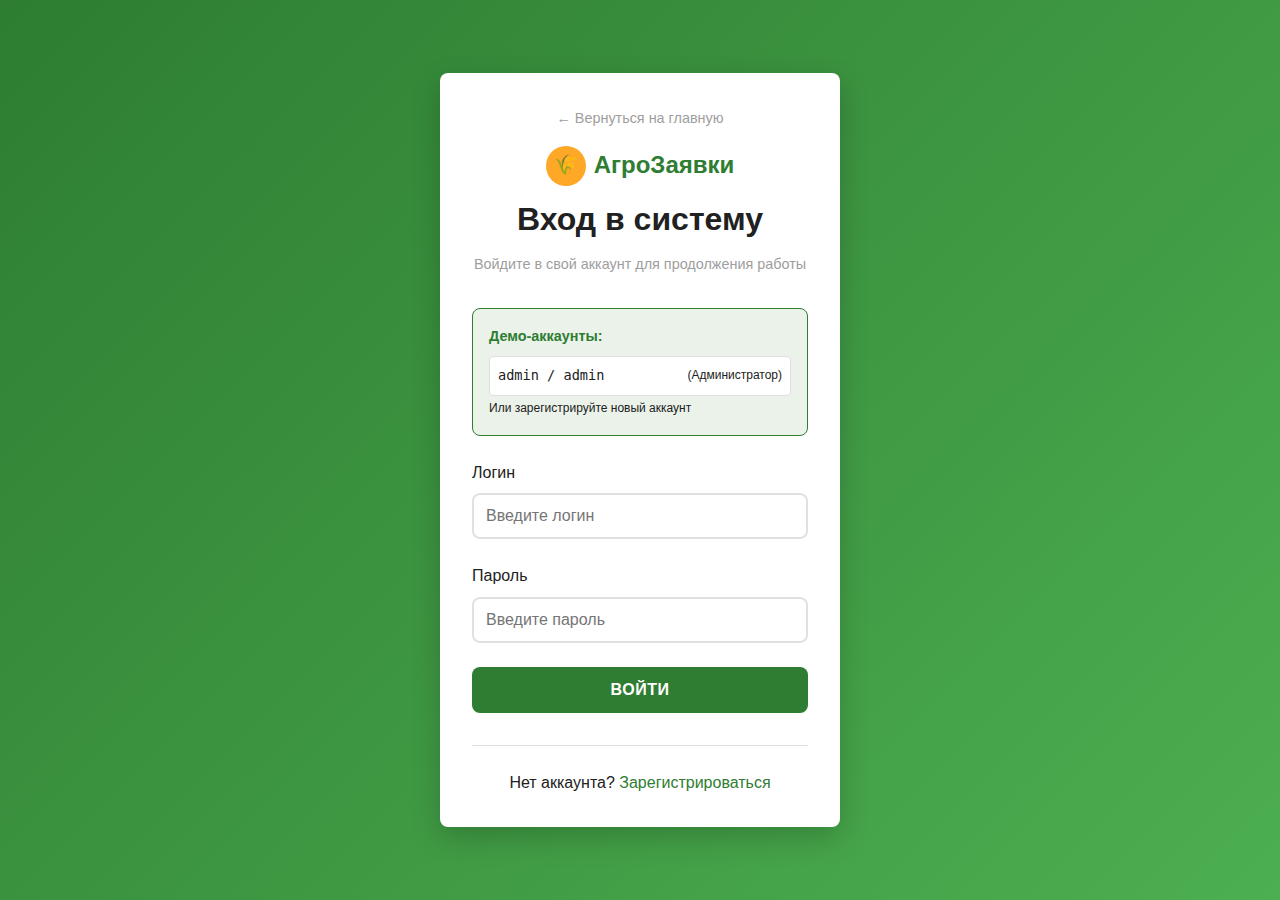
<file: login.html>
<!DOCTYPE html>
<html lang="ru">
 <head>
  <meta charset="utf-8"/>
  <meta content="width=device-width, initial-scale=1.0" name="viewport"/>
  <title>
   Вход - АгроЗаявки
  </title>
  <link href="css/common.css" rel="stylesheet"/>
  <link href="css/login.css" rel="stylesheet"/>
 </head>
 <body>
  <div class="login-container">
   <div class="logo-section">
    <a class="home-link" href="index.html">
     ← Вернуться на главную
    </a>
    <a class="logo" href="index.html">
     <div class="logo-icon">
      🌾
     </div>
     АгроЗаявки
    </a>
    <h1 class="page-title">
     Вход в систему
    </h1>
    <p class="page-subtitle">
     Войдите в свой аккаунт для продолжения работы
    </p>
   </div>
   <div class="demo-info">
    <h4>
     Демо-аккаунты:
    </h4>
    <div class="demo-accounts">
     <div class="demo-account">
      <span>
       admin / admin
      </span>
      <small>
       (Администратор)
      </small>
     </div>
    </div>
    <small>
     Или зарегистрируйте новый аккаунт
    </small>
   </div>
   <form id="loginForm">
    <div class="form-group">
     <label class="form-label" for="login">
      Логин
     </label>
     <input autocomplete="username" class="form-input" id="login" name="login" placeholder="Введите логин" required="" type="text"/>
    </div>
    <div class="form-group">
     <label class="form-label" for="password">
      Пароль
     </label>
     <input autocomplete="current-password" class="form-input" id="password" name="password" placeholder="Введите пароль" required="" type="password"/>
    </div>
    <div class="error-message" id="loginError">
    </div>
    <button class="btn btn-primary" id="submitBtn" type="submit">
     <span class="loading" id="loadingSpinner">
     </span>
     Войти
    </button>
   </form>
   <div class="links-section">
    <p>
     Нет аккаунта?
     <a href="register.html">
      Зарегистрироваться
     </a>
    </p>
   </div>
  </div>
  <div class="notification" id="notification">
  </div>
  <script src="js/common.js">
  </script>
  <script src="js/login.js">
  </script>
 </body>
</html>
</file>
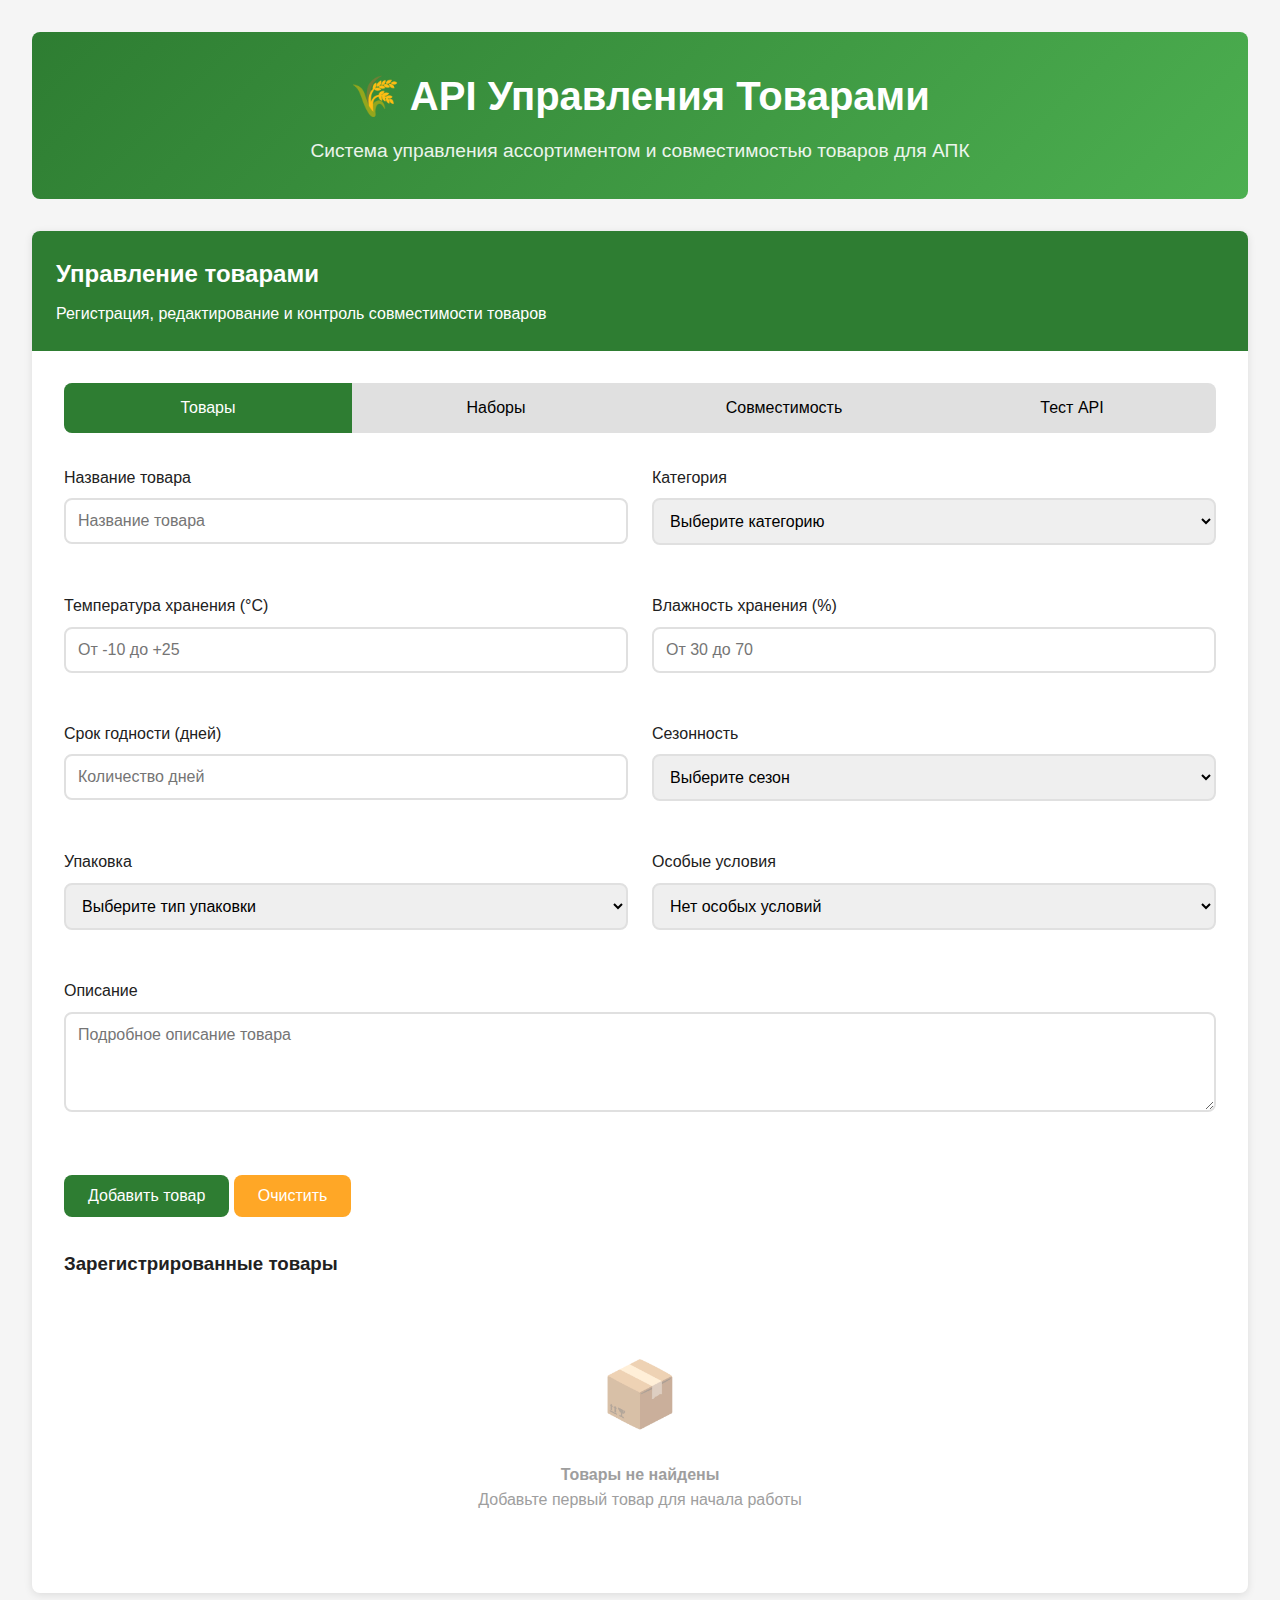
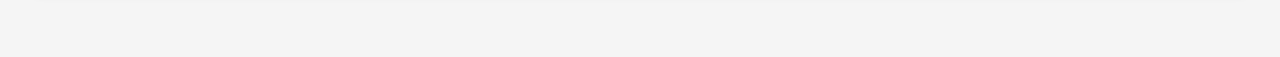
<file: products-api.html>
<!DOCTYPE html>
<html lang="ru">
<head>
    <meta charset="UTF-8">
    <meta name="viewport" content="width=device-width, initial-scale=1.0">
    <title>API Управления Товарами - АгроЗаявки</title>
    <style>
        :root {
            --primary-color: #2E7D32;
            --secondary-color: #FFA726;
            --background-color: #F5F5F5;
            --text-color: #212121;
            --error-color: #D32F2F;
            --success-color: #388E3C;
            --warning-color: #FF9800;
            --white: #FFFFFF;
            --gray-light: #E0E0E0;
            --gray-medium: #9E9E9E;
            --shadow: 0 2px 8px rgba(0,0,0,0.1);
            --border-radius: 8px;
            --transition: all 0.3s ease;
        }

        * {
            margin: 0;
            padding: 0;
            box-sizing: border-box;
        }

        body {
            font-family: 'Inter', -apple-system, BlinkMacSystemFont, Arial, sans-serif;
            background-color: var(--background-color);
            color: var(--text-color);
            line-height: 1.6;
        }

        .container {
            max-width: 1400px;
            margin: 0 auto;
            padding: 2rem;
        }

        .header {
            background: linear-gradient(135deg, var(--primary-color), #4CAF50);
            color: var(--white);
            padding: 2rem 0;
            margin-bottom: 2rem;
            border-radius: var(--border-radius);
            text-align: center;
        }

        .header h1 {
            margin-bottom: 0.5rem;
            font-size: 2.5rem;
        }

        .header p {
            opacity: 0.9;
            font-size: 1.2rem;
        }

        .section {
            background: var(--white);
            border-radius: var(--border-radius);
            box-shadow: var(--shadow);
            margin-bottom: 2rem;
            overflow: hidden;
        }

        .section-header {
            background: var(--primary-color);
            color: var(--white);
            padding: 1.5rem;
        }

        .section-header h2 {
            margin-bottom: 0.5rem;
        }

        .section-body {
            padding: 2rem;
        }

        .tabs {
            display: flex;
            background: var(--gray-light);
            border-radius: var(--border-radius);
            margin-bottom: 2rem;
            overflow: hidden;
        }

        .tab {
            flex: 1;
            padding: 1rem;
            text-align: center;
            cursor: pointer;
            transition: var(--transition);
            border: none;
            background: transparent;
            font-size: 1rem;
        }

        .tab.active {
            background: var(--primary-color);
            color: var(--white);
        }

        .tab-content {
            display: none;
        }

        .tab-content.active {
            display: block;
            animation: fadeIn 0.3s ease;
        }

        @keyframes fadeIn {
            from { opacity: 0; transform: translateY(10px); }
            to { opacity: 1; transform: translateY(0); }
        }

        .form-grid {
            display: grid;
            grid-template-columns: 1fr 1fr;
            gap: 1.5rem;
            margin-bottom: 2rem;
        }

        .form-group {
            margin-bottom: 1.5rem;
        }

        .form-group.full-width {
            grid-column: 1 / -1;
        }

        .form-label {
            display: block;
            margin-bottom: 0.5rem;
            font-weight: 500;
            color: var(--text-color);
        }

        .form-input,
        .form-select,
        .form-textarea {
            width: 100%;
            padding: 0.75rem;
            border: 2px solid var(--gray-light);
            border-radius: var(--border-radius);
            font-size: 1rem;
            transition: var(--transition);
            outline: none;
            font-family: inherit;
        }

        .form-input:focus,
        .form-select:focus,
        .form-textarea:focus {
            border-color: var(--primary-color);
            box-shadow: 0 0 0 3px rgba(46, 125, 50, 0.1);
        }

        .form-textarea {
            resize: vertical;
            min-height: 100px;
        }

        .btn {
            display: inline-flex;
            align-items: center;
            gap: 0.5rem;
            padding: 0.75rem 1.5rem;
            border: none;
            border-radius: var(--border-radius);
            font-size: 1rem;
            font-weight: 500;
            cursor: pointer;
            text-decoration: none;
            transition: var(--transition);
            text-align: center;
            justify-content: center;
        }

        .btn-primary {
            background: var(--primary-color);
            color: var(--white);
        }

        .btn-primary:hover {
            background: #1B5E20;
            transform: translateY(-1px);
        }

        .btn-secondary {
            background: var(--secondary-color);
            color: var(--white);
        }

        .btn-warning {
            background: var(--warning-color);
            color: var(--white);
        }

        .btn-danger {
            background: var(--error-color);
            color: var(--white);
        }

        .btn-sm {
            padding: 0.5rem 1rem;
            font-size: 0.9rem;
        }

        .data-table {
            width: 100%;
            border-collapse: collapse;
            background: var(--white);
            border-radius: var(--border-radius);
            overflow: hidden;
            box-shadow: var(--shadow);
        }

        .data-table th,
        .data-table td {
            padding: 1rem;
            text-align: left;
            border-bottom: 1px solid var(--gray-light);
        }

        .data-table th {
            background: var(--primary-color);
            color: var(--white);
            font-weight: 600;
        }

        .data-table tr:hover {
            background: rgba(46, 125, 50, 0.05);
        }

        .compatibility-grid {
            display: grid;
            grid-template-columns: repeat(auto-fit, minmax(300px, 1fr));
            gap: 1rem;
            margin-top: 1rem;
        }

        .compatibility-card {
            background: var(--background-color);
            border-radius: var(--border-radius);
            padding: 1rem;
            border-left: 4px solid var(--primary-color);
        }

        .compatibility-card.warning {
            border-left-color: var(--warning-color);
            background: rgba(255, 152, 38, 0.1);
        }

        .compatibility-card.error {
            border-left-color: var(--error-color);
            background: rgba(211, 47, 47, 0.1);
        }

        .notification {
            padding: 1rem;
            border-radius: var(--border-radius);
            margin-bottom: 1rem;
            border-left: 4px solid;
        }

        .notification.success {
            background: rgba(56, 142, 60, 0.1);
            border-left-color: var(--success-color);
            color: var(--success-color);
        }

        .notification.error {
            background: rgba(211, 47, 47, 0.1);
            border-left-color: var(--error-color);
            color: var(--error-color);
        }

        .notification.warning {
            background: rgba(255, 152, 38, 0.1);
            border-left-color: var(--warning-color);
            color: var(--warning-color);
        }

        .api-response {
            background: #1e1e1e;
            color: #f8f8f2;
            padding: 1rem;
            border-radius: var(--border-radius);
            font-family: 'Courier New', monospace;
            overflow-x: auto;
            margin-top: 1rem;
        }

        .empty-state {
            text-align: center;
            padding: 3rem;
            color: var(--gray-medium);
        }

        .empty-state .icon {
            font-size: 4rem;
            margin-bottom: 1rem;
            opacity: 0.5;
        }

        @media (max-width: 768px) {
            .container {
                padding: 1rem;
            }

            .form-grid {
                grid-template-columns: 1fr;
            }

            .tabs {
                flex-direction: column;
            }

            .data-table {
                font-size: 0.9rem;
            }

            .data-table th,
            .data-table td {
                padding: 0.75rem 0.5rem;
            }
        }
    </style>
</head>
<body>
    <div class="container">
        <header class="header">
            <h1>🌾 API Управления Товарами</h1>
            <p>Система управления ассортиментом и совместимостью товаров для АПК</p>
        </header>

        <!-- API Management Section -->
        <section class="section">
            <div class="section-header">
                <h2>Управление товарами</h2>
                <p>Регистрация, редактирование и контроль совместимости товаров</p>
            </div>
            
            <div class="section-body">
                <div class="tabs">
                    <button class="tab active" data-tab="products">Товары</button>
                    <button class="tab" data-tab="sets">Наборы</button>
                    <button class="tab" data-tab="compatibility">Совместимость</button>
                    <button class="tab" data-tab="api-test">Тест API</button>
                </div>

                <!-- Products Tab -->
                <div id="products" class="tab-content active">
                    <div class="form-grid">
                        <div class="form-group">
                            <label for="productName" class="form-label">Название товара</label>
                            <input type="text" id="productName" class="form-input" placeholder="Название товара">
                        </div>
                        
                        <div class="form-group">
                            <label for="productCategory" class="form-label">Категория</label>
                            <select id="productCategory" class="form-select">
                                <option value="">Выберите категорию</option>
                                <option value="seeds">Семена</option>
                                <option value="fertilizers">Удобрения</option>
                                <option value="pesticides">Пестициды</option>
                                <option value="equipment">Оборудование</option>
                                <option value="feeds">Корма</option>
                            </select>
                        </div>

                        <div class="form-group">
                            <label for="storageTemp" class="form-label">Температура хранения (°C)</label>
                            <input type="number" id="storageTemp" class="form-input" placeholder="От -10 до +25">
                        </div>

                        <div class="form-group">
                            <label for="storageHumidity" class="form-label">Влажность хранения (%)</label>
                            <input type="number" id="storageHumidity" class="form-input" placeholder="От 30 до 70">
                        </div>

                        <div class="form-group">
                            <label for="shelfLife" class="form-label">Срок годности (дней)</label>
                            <input type="number" id="shelfLife" class="form-input" placeholder="Количество дней">
                        </div>

                        <div class="form-group">
                            <label for="seasonality" class="form-label">Сезонность</label>
                            <select id="seasonality" class="form-select">
                                <option value="">Выберите сезон</option>
                                <option value="spring">Весна</option>
                                <option value="summer">Лето</option>
                                <option value="autumn">Осень</option>
                                <option value="winter">Зима</option>
                                <option value="year-round">Круглый год</option>
                            </select>
                        </div>

                        <div class="form-group">
                            <label for="packaging" class="form-label">Упаковка</label>
                            <select id="packaging" class="form-select">
                                <option value="">Выберите тип упаковки</option>
                                <option value="plastic">Пластик</option>
                                <option value="glass">Стекло</option>
                                <option value="metal">Металл</option>
                                <option value="paper">Бумага</option>
                                <option value="fabric">Ткань</option>
                            </select>
                        </div>

                        <div class="form-group">
                            <label for="specialCare" class="form-label">Особые условия</label>
                            <select id="specialCare" class="form-select">
                                <option value="">Нет особых условий</option>
                                <option value="refrigerated">Охлаждение</option>
                                <option value="dry">Сухое хранение</option>
                                <option value="dark">Темное место</option>
                                <option value="ventilated">Вентиляция</option>
                            </select>
                        </div>

                        <div class="form-group full-width">
                            <label for="productDescription" class="form-label">Описание</label>
                            <textarea id="productDescription" class="form-textarea" placeholder="Подробное описание товара"></textarea>
                        </div>
                    </div>

                    <button class="btn btn-primary" onclick="addProduct()">Добавить товар</button>
                    <button class="btn btn-secondary" onclick="clearProductForm()">Очистить</button>

                    <div id="productNotification"></div>

                    <h3 style="margin-top: 2rem; margin-bottom: 1rem;">Зарегистрированные товары</h3>
                    <div id="productsContainer">
                        <div class="empty-state">
                            <div class="icon">📦</div>
                            <h4>Товары не найдены</h4>
                            <p>Добавьте первый товар для начала работы</p>
                        </div>
                    </div>
                </div>

                <!-- Sets Tab -->
                <div id="sets" class="tab-content">
                    <div class="form-grid">
                        <div class="form-group">
                            <label for="setName" class="form-label">Название набора</label>
                            <input type="text" id="setName" class="form-input" placeholder="Название набора товаров">
                        </div>

                        <div class="form-group">
                            <label for="setType" class="form-label">Тип набора</label>
                            <select id="setType" class="form-select">
                                <option value="">Выберите тип</option>
                                <option value="seasonal">Сезонный набор</option>
                                <option value="functional">Функциональный набор</option>
                                <option value="promotional">Промо-набор</option>
                                <option value="starter">Стартовый набор</option>
                            </select>
                        </div>

                        <div class="form-group full-width">
                            <label for="setDescription" class="form-label">Описание набора</label>
                            <textarea id="setDescription" class="form-textarea" placeholder="Описание назначения и состава набора"></textarea>
                        </div>

                        <div class="form-group full-width">
                            <label class="form-label">Товары в наборе</label>
                            <div id="setProductsSelector"></div>
                        </div>
                    </div>

                    <button class="btn btn-primary" onclick="createSet()">Создать набор</button>
                    <button class="btn btn-secondary" onclick="clearSetForm()">Очистить</button>

                    <div id="setNotification"></div>

                    <h3 style="margin-top: 2rem; margin-bottom: 1rem;">Созданные наборы</h3>
                    <div id="setsContainer">
                        <div class="empty-state">
                            <div class="icon">📋</div>
                            <h4>Наборы не найдены</h4>
                            <p>Создайте первый набор товаров</p>
                        </div>
                    </div>
                </div>

                <!-- Compatibility Tab -->
                <div id="compatibility" class="tab-content">
                    <h3>Проверка совместимости товаров</h3>
                    <p>Система автоматически проверяет совместимость товаров по следующим критериям:</p>
                    
                    <div class="compatibility-grid">
                        <div class="compatibility-card">
                            <h4>🌡️ Условия хранения</h4>
                            <p>Температура и влажность должны совпадать</p>
                        </div>
                        <div class="compatibility-card">
                            <h4>📅 Сроки годности</h4>
                            <p>Сезонность товаров должна быть совместимой</p>
                        </div>
                        <div class="compatibility-card">
                            <h4>📦 Упаковка</h4>
                            <p>Типы упаковки должны быть совместимы</p>
                        </div>
                        <div class="compatibility-card">
                            <h4>⚡ Особые условия</h4>
                            <p>Специальные требования к хранению</p>
                        </div>
                    </div>

                    <div style="margin-top: 2rem;">
                        <label class="form-label">Выберите товары для проверки совместимости</label>
                        <div id="compatibilitySelector"></div>
                        <button class="btn btn-primary" onclick="checkCompatibility()" style="margin-top: 1rem;">Проверить совместимость</button>
                    </div>

                    <div id="compatibilityResults"></div>
                </div>

                <!-- API Test Tab -->
                <div id="api-test" class="tab-content">
                    <h3>Тестирование API</h3>
                    <p>Демонстрация работы API для управления товарами</p>

                    <div class="form-grid">
                        <div class="form-group">
                            <label class="form-label">Метод API</label>
                            <select id="apiMethod" class="form-select">
                                <option value="GET">GET - Получить товары</option>
                                <option value="POST">POST - Добавить товар</option>
                                <option value="PUT">PUT - Обновить товар</option>
                                <option value="DELETE">DELETE - Удалить товар</option>
                            </select>
                        </div>

                        <div class="form-group">
                            <label class="form-label">Endpoint</label>
                            <input type="text" id="apiEndpoint" class="form-input" value="/api/products" readonly>
                        </div>

                        <div class="form-group full-width">
                            <label class="form-label">Заголовки запроса</label>
                            <textarea id="apiHeaders" class="form-textarea" readonly>Authorization: Bearer {token}
Content-Type: application/json</textarea>
                        </div>

                        <div class="form-group full-width">
                            <label class="form-label">Тело запроса (JSON)</label>
                            <textarea id="apiBody" class="form-textarea" placeholder="JSON данные для POST/PUT запросов"></textarea>
                        </div>
                    </div>

                    <button class="btn btn-primary" onclick="testAPI()">Выполнить запрос</button>
                    <button class="btn btn-secondary" onclick="generateSampleData()">Сгенерировать тестовые данные</button>

                    <div id="apiResponse"></div>
                </div>
            </div>
        </section>
    </div>

    <script>
        // Система управления товарами и API
        class ProductAPI {
            constructor() {
                this.products = this.loadProducts();
                this.sets = this.loadSets();
                this.init();
            }

            init() {
                this.initTabs();
                this.renderProducts();
                this.renderSets();
                this.renderProductSelectors();
                this.updateApiMethod();
            }

            // Инициализация табов
            initTabs() {
                document.querySelectorAll('.tab').forEach(tab => {
                    tab.addEventListener('click', () => {
                        document.querySelectorAll('.tab').forEach(t => t.classList.remove('active'));
                        document.querySelectorAll('.tab-content').forEach(content => content.classList.remove('active'));
                        
                        tab.classList.add('active');
                        document.getElementById(tab.getAttribute('data-tab')).classList.add('active');
                    });
                });

                document.getElementById('apiMethod').addEventListener('change', () => {
                    this.updateApiMethod();
                });
            }

            // Загрузка товаров
            loadProducts() {
                try {
                    return JSON.parse(localStorage.getItem('agro_products') || '[]');
                } catch {
                    return [];
                }
            }

            // Загрузка наборов
            loadSets() {
                try {
                    return JSON.parse(localStorage.getItem('agro_sets') || '[]');
                } catch {
                    return [];
                }
            }

            // Сохранение товаров
            saveProducts() {
                localStorage.setItem('agro_products', JSON.stringify(this.products));
            }

            // Сохранение наборов
            saveSets() {
                localStorage.setItem('agro_sets', JSON.stringify(this.sets));
            }

            // Добавление товара
            addProduct() {
                const product = {
                    id: this.generateId(),
                    name: document.getElementById('productName').value.trim(),
                    category: document.getElementById('productCategory').value,
                    storageTemp: parseInt(document.getElementById('storageTemp').value) || 0,
                    storageHumidity: parseInt(document.getElementById('storageHumidity').value) || 0,
                    shelfLife: parseInt(document.getElementById('shelfLife').value) || 0,
                    seasonality: document.getElementById('seasonality').value,
                    packaging: document.getElementById('packaging').value,
                    specialCare: document.getElementById('specialCare').value,
                    description: document.getElementById('productDescription').value.trim(),
                    createdAt: new Date().toISOString()
                };

                // Валидация
                if (!product.name || !product.category) {
                    this.showNotification('productNotification', 'Заполните обязательные поля: название и категория', 'error');
                    return;
                }

                // Проверка уникальности
                if (this.products.some(p => p.name.toLowerCase() === product.name.toLowerCase())) {
                    this.showNotification('productNotification', 'Товар с таким названием уже существует', 'error');
                    return;
                }

                this.products.push(product);
                this.saveProducts();
                this.renderProducts();
                this.renderProductSelectors();
                this.clearProductForm();
                this.showNotification('productNotification', 'Товар успешно добавлен', 'success');
            }

            // Очистка формы товара
            clearProductForm() {
                document.getElementById('productName').value = '';
                document.getElementById('productCategory').value = '';
                document.getElementById('storageTemp').value = '';
                document.getElementById('storageHumidity').value = '';
                document.getElementById('shelfLife').value = '';
                document.getElementById('seasonality').value = '';
                document.getElementById('packaging').value = '';
                document.getElementById('specialCare').value = '';
                document.getElementById('productDescription').value = '';
            }

            // Отображение товаров
            renderProducts() {
                const container = document.getElementById('productsContainer');
                
                if (this.products.length === 0) {
                    container.innerHTML = `
                        <div class="empty-state">
                            <div class="icon">📦</div>
                            <h4>Товары не найдены</h4>
                            <p>Добавьте первый товар для начала работы</p>
                        </div>
                    `;
                } else {
                    container.innerHTML = `
                        <table class="data-table">
                            <thead>
                                <tr>
                                    <th>Название</th>
                                    <th>Категория</th>
                                    <th>Хранение</th>
                                    <th>Срок годности</th>
                                    <th>Сезонность</th>
                                    <th>Действия</th>
                                </tr>
                            </thead>
                            <tbody>
                                ${this.products.map(product => `
                                    <tr>
                                        <td><strong>${product.name}</strong></td>
                                        <td>${this.getCategoryName(product.category)}</td>
                                        <td>${product.storageTemp}°C, ${product.storageHumidity}%</td>
                                        <td>${product.shelfLife} дней</td>
                                        <td>${this.getSeasonName(product.seasonality)}</td>
                                        <td>
                                            <button class="btn btn-sm btn-warning" onclick="productAPI.editProduct('${product.id}')">
                                                Редактировать
                                            </button>
                                            <button class="btn btn-sm btn-danger" onclick="productAPI.deleteProduct('${product.id}')">
                                                Удалить
                                            </button>
                                        </td>
                                    </tr>
                                `).join('')}
                            </tbody>
                        </table>
                    `;
                }
            }

            // Удаление товара
            deleteProduct(productId) {
                if (confirm('Вы действительно хотите удалить этот товар?')) {
                    this.products = this.products.filter(p => p.id !== productId);
                    this.saveProducts();
                    this.renderProducts();
                    this.renderProductSelectors();
                    this.showNotification('productNotification', 'Товар удален', 'success');
                }
            }

            // Создание набора
            createSet() {
                const selectedProducts = Array.from(document.querySelectorAll('#setProductsSelector input[type="checkbox"]:checked'))
                    .map(checkbox => checkbox.value);

                const set = {
                    id: this.generateId(),
                    name: document.getElementById('setName').value.trim(),
                    type: document.getElementById('setType').value,
                    description: document.getElementById('setDescription').value.trim(),
                    products: selectedProducts,
                    createdAt: new Date().toISOString()
                };

                // Валидация
                if (!set.name || !set.type || selectedProducts.length === 0) {
                    this.showNotification('setNotification', 'Заполните все поля и выберите товары', 'error');
                    return;
                }

                // Проверка совместимости
                const compatibilityCheck = this.checkProductsCompatibility(selectedProducts);
                if (compatibilityCheck.issues.length > 0) {
                    const confirmed = confirm(`Обнаружены проблемы совместимости:\n${compatibilityCheck.issues.join('\n')}\n\nПродолжить создание набора?`);
                    if (!confirmed) return;
                }

                this.sets.push(set);
                this.saveSets();
                this.renderSets();
                this.clearSetForm();
                this.showNotification('setNotification', 'Набор товаров создан', 'success');
            }

            // Очистка формы набора
            clearSetForm() {
                document.getElementById('setName').value = '';
                document.getElementById('setType').value = '';
                document.getElementById('setDescription').value = '';
                document.querySelectorAll('#setProductsSelector input[type="checkbox"]').forEach(cb => cb.checked = false);
            }

            // Отображение наборов
            renderSets() {
                const container = document.getElementById('setsContainer');
                
                if (this.sets.length === 0) {
                    container.innerHTML = `
                        <div class="empty-state">
                            <div class="icon">📋</div>
                            <h4>Наборы не найдены</h4>
                            <p>Создайте первый набор товаров</p>
                        </div>
                    `;
                } else {
                    container.innerHTML = `
                        <table class="data-table">
                            <thead>
                                <tr>
                                    <th>Название</th>
                                    <th>Тип</th>
                                    <th>Товаров</th>
                                    <th>Описание</th>
                                    <th>Действия</th>
                                </tr>
                            </thead>
                            <tbody>
                                ${this.sets.map(set => `
                                    <tr>
                                        <td><strong>${set.name}</strong></td>
                                        <td>${this.getSetTypeName(set.type)}</td>
                                        <td>${set.products.length}</td>
                                        <td>${set.description.substring(0, 50)}${set.description.length > 50 ? '...' : ''}</td>
                                        <td>
                                            <button class="btn btn-sm btn-warning" onclick="productAPI.editSet('${set.id}')">
                                                Редактировать
                                            </button>
                                            <button class="btn btn-sm btn-danger" onclick="productAPI.deleteSet('${set.id}')">
                                                Удалить
                                            </button>
                                        </td>
                                    </tr>
                                `).join('')}
                            </tbody>
                        </table>
                    `;
                }
            }

            // Удаление набора
            deleteSet(setId) {
                if (confirm('Вы действительно хотите удалить этот набор?')) {
                    this.sets = this.sets.filter(s => s.id !== setId);
                    this.saveSets();
                    this.renderSets();
                    this.showNotification('setNotification', 'Набор удален', 'success');
                }
            }

            // Отображение селекторов товаров
            renderProductSelectors() {
                // Для создания наборов
                const setSelector = document.getElementById('setProductsSelector');
                if (setSelector) {
                    if (this.products.length === 0) {
                        setSelector.innerHTML = '<p style="color: var(--gray-medium);">Нет доступных товаров</p>';
                    } else {
                        setSelector.innerHTML = this.products.map(product => `
                            <label style="display: flex; align-items: center; margin-bottom: 0.5rem; cursor: pointer;">
                                <input type="checkbox" value="${product.id}" style="margin-right: 0.5rem;">
                                <span>${product.name} (${this.getCategoryName(product.category)})</span>
                            </label>
                        `).join('');
                    }
                }

                // Для проверки совместимости
                const compatibilitySelector = document.getElementById('compatibilitySelector');
                if (compatibilitySelector) {
                    if (this.products.length === 0) {
                        compatibilitySelector.innerHTML = '<p style="color: var(--gray-medium);">Нет доступных товаров</p>';
                    } else {
                        compatibilitySelector.innerHTML = this.products.map(product => `
                            <label style="display: flex; align-items: center; margin-bottom: 0.5rem; cursor: pointer;">
                                <input type="checkbox" value="${product.id}" style="margin-right: 0.5rem;">
                                <span>${product.name} (${this.getCategoryName(product.category)})</span>
                            </label>
                        `).join('');
                    }
                }
            }

            // Проверка совместимости
            checkCompatibility() {
                const selectedProducts = Array.from(document.querySelectorAll('#compatibilitySelector input[type="checkbox"]:checked'))
                    .map(checkbox => checkbox.value);

                if (selectedProducts.length < 2) {
                    this.showNotification('compatibilityResults', 'Выберите минимум 2 товара для проверки', 'error', true);
                    return;
                }

                const result = this.checkProductsCompatibility(selectedProducts);
                this.displayCompatibilityResults(result);
            }

            // Проверка совместимости товаров
            checkProductsCompatibility(productIds) {
                const products = this.products.filter(p => productIds.includes(p.id));
                const issues = [];
                const warnings = [];

                // Проверка условий хранения
                const tempRanges = products.map(p => p.storageTemp);
                const humidityRanges = products.map(p => p.storageHumidity);
                
                if (Math.max(...tempRanges) - Math.min(...tempRanges) > 10) {
                    issues.push('Разные требования к температуре хранения (разница > 10°C)');
                }

                if (Math.max(...humidityRanges) - Math.min(...humidityRanges) > 20) {
                    issues.push('Разные требования к влажности (разница > 20%)');
                }

                // Проверка упаковки
                const packagingTypes = [...new Set(products.map(p => p.packaging).filter(Boolean))];
                const incompatiblePackaging = [
                    ['glass', 'metal'],
                    ['plastic', 'glass']
                ];

                incompatiblePackaging.forEach(([type1, type2]) => {
                    if (packagingTypes.includes(type1) && packagingTypes.includes(type2)) {
                        warnings.push(`Несовместимые типы упаковки: ${type1} и ${type2}`);
                    }
                });

                // Проверка сезонности
                const seasons = [...new Set(products.map(p => p.seasonality).filter(Boolean))];
                if (seasons.length > 1 && !seasons.includes('year-round')) {
                    warnings.push('Товары предназначены для разных сезонов');
                }

                // Проверка особых условий
                const specialCares = [...new Set(products.map(p => p.specialCare).filter(Boolean))];
                const conflictingCares = [
                    ['refrigerated', 'dry'],
                    ['dark', 'ventilated']
                ];

                conflictingCares.forEach(([care1, care2]) => {
                    if (specialCares.includes(care1) && specialCares.includes(care2)) {
                        issues.push(`Конфликтующие особые условия: ${care1} и ${care2}`);
                    }
                });

                return {
                    compatible: issues.length === 0,
                    issues,
                    warnings,
                    products
                };
            }

            // Отображение результатов совместимости
            displayCompatibilityResults(result) {
                const container = document.getElementById('compatibilityResults');
                
                let html = '<div style="margin-top: 2rem;">';
                html += '<h4>Результаты проверки совместимости</h4>';

                if (result.compatible && result.warnings.length === 0) {
                    html += '<div class="notification success">✅ Все товары полностью совместимы</div>';
                } else {
                    if (result.issues.length > 0) {
                        html += '<div class="notification error">';
                        html += '<strong>❌ Критические проблемы совместимости:</strong><ul>';
                        result.issues.forEach(issue => html += `<li>${issue}</li>`);
                        html += '</ul></div>';
                    }

                    if (result.warnings.length > 0) {
                        html += '<div class="notification warning">';
                        html += '<strong>⚠️ Предупреждения:</strong><ul>';
                        result.warnings.forEach(warning => html += `<li>${warning}</li>`);
                        html += '</ul></div>';
                    }
                }

                html += '<h5>Проверенные товары:</h5>';
                html += '<div class="compatibility-grid">';
                result.products.forEach(product => {
                    html += `
                        <div class="compatibility-card">
                            <h6>${product.name}</h6>
                            <p>Температура: ${product.storageTemp}°C</p>
                            <p>Влажность: ${product.storageHumidity}%</p>
                            <p>Упаковка: ${this.getPackagingName(product.packaging)}</p>
                            <p>Сезон: ${this.getSeasonName(product.seasonality)}</p>
                        </div>
                    `;
                });
                html += '</div></div>';

                container.innerHTML = html;
            }

            // Обновление метода API
            updateApiMethod() {
                const method = document.getElementById('apiMethod').value;
                const endpoint = document.getElementById('apiEndpoint');
                const body = document.getElementById('apiBody');

                switch (method) {
                    case 'GET':
                        endpoint.value = '/api/products';
                        body.value = '';
                        body.disabled = true;
                        break;
                    case 'POST':
                        endpoint.value = '/api/products';
                        body.disabled = false;
                        body.value = JSON.stringify({
                            name: "Семена пшеницы",
                            category: "seeds",
                            storageTemp: 15,
                            storageHumidity: 50,
                            shelfLife: 365,
                            seasonality: "spring",
                            packaging: "paper",
                            description: "Высококачественные семена озимой пшеницы"
                        }, null, 2);
                        break;
                    case 'PUT':
                        endpoint.value = '/api/products/{id}';
                        body.disabled = false;
                        body.value = JSON.stringify({
                            name: "Семена пшеницы (обновленные)",
                            storageTemp: 18
                        }, null, 2);
                        break;
                    case 'DELETE':
                        endpoint.value = '/api/products/{id}';
                        body.value = '';
                        body.disabled = true;
                        break;
                }
            }

            // Тестирование API
            testAPI() {
                const method = document.getElementById('apiMethod').value;
                const endpoint = document.getElementById('apiEndpoint').value;
                const body = document.getElementById('apiBody').value;

                // Симуляция API ответа
                let response;
                let status;

                switch (method) {
                    case 'GET':
                        status = 200;
                        response = {
                            success: true,
                            data: this.products,
                            total: this.products.length
                        };
                        break;
                    case 'POST':
                        try {
                            const newProduct = JSON.parse(body);
                            status = 201;
                            response = {
                                success: true,
                                message: "Товар успешно создан",
                                data: { ...newProduct, id: this.generateId() }
                            };
                        } catch (e) {
                            status = 400;
                            response = {
                                success: false,
                                error: "Некорректный JSON"
                            };
                        }
                        break;
                    case 'PUT':
                        status = 200;
                        response = {
                            success: true,
                            message: "Товар успешно обновлен"
                        };
                        break;
                    case 'DELETE':
                        status = 200;
                        response = {
                            success: true,
                            message: "Товар успешно удален"
                        };
                        break;
                }

                this.displayAPIResponse(method, endpoint, status, response);
            }

            // Отображение ответа API
            displayAPIResponse(method, endpoint, status, response) {
                const container = document.getElementById('apiResponse');
                
                const statusColor = status < 300 ? '#4CAF50' : status < 500 ? '#FF9800' : '#F44336';
                
                container.innerHTML = `
                    <div class="api-response">
                        <div style="margin-bottom: 1rem; color: #ffeb3b;">
                            <strong>${method} ${endpoint}</strong>
                        </div>
                        <div style="margin-bottom: 1rem; color: ${statusColor};">
                            Status: ${status}
                        </div>
                        <div style="color: #f8f8f2;">
                            <strong>Response:</strong><br>
                            <pre>${JSON.stringify(response, null, 2)}</pre>
                        </div>
                    </div>
                `;
            }

            // Генерация тестовых данных
            generateSampleData() {
                const sampleProducts = [
                    {
                        id: this.generateId(),
                        name: "Семена подсолнечника",
                        category: "seeds",
                        storageTemp: 15,
                        storageHumidity: 45,
                        shelfLife: 365,
                        seasonality: "spring",
                        packaging: "paper",
                        specialCare: "dry",
                        description: "Высокоурожайный сорт подсолнечника",
                        createdAt: new Date().toISOString()
                    },
                    {
                        id: this.generateId(),
                        name: "Комплексное удобрение NPK",
                        category: "fertilizers",
                        storageTemp: 20,
                        storageHumidity: 40,
                        shelfLife: 730,
                        seasonality: "year-round",
                        packaging: "plastic",
                        specialCare: "dry",
                        description: "Универсальное минеральное удобрение",
                        createdAt: new Date().toISOString()
                    },
                    {
                        id: this.generateId(),
                        name: "Гербицид широкого спектра",
                        category: "pesticides",
                        storageTemp: 10,
                        storageHumidity: 60,
                        shelfLife: 1095,
                        seasonality: "spring",
                        packaging: "plastic",
                        specialCare: "dark",
                        description: "Эффективное средство против сорняков",
                        createdAt: new Date().toISOString()
                    }
                ];

                this.products = [...this.products, ...sampleProducts];
                this.saveProducts();
                this.renderProducts();
                this.renderProductSelectors();
                this.showNotification('productNotification', 'Тестовые данные добавлены', 'success');
            }

            // Утилиты
            generateId() {
                return 'prod_' + Date.now() + '_' + Math.random().toString(36).substr(2, 9);
            }

            getCategoryName(category) {
                const categories = {
                    'seeds': 'Семена',
                    'fertilizers': 'Удобрения',
                    'pesticides': 'Пестициды',
                    'equipment': 'Оборудование',
                    'feeds': 'Корма'
                };
                return categories[category] || category;
            }

            getSeasonName(season) {
                const seasons = {
                    'spring': 'Весна',
                    'summer': 'Лето',
                    'autumn': 'Осень',
                    'winter': 'Зима',
                    'year-round': 'Круглый год'
                };
                return seasons[season] || season;
            }

            getPackagingName(packaging) {
                const packagings = {
                    'plastic': 'Пластик',
                    'glass': 'Стекло',
                    'metal': 'Металл',
                    'paper': 'Бумага',
                    'fabric': 'Ткань'
                };
                return packagings[packaging] || packaging;
            }

            getSetTypeName(type) {
                const types = {
                    'seasonal': 'Сезонный',
                    'functional': 'Функциональный',
                    'promotional': 'Промо-набор',
                    'starter': 'Стартовый'
                };
                return types[type] || type;
            }

            showNotification(containerId, message, type, useContainer = false) {
                const container = document.getElementById(containerId);
                const notification = `<div class="notification ${type}">${message}</div>`;
                
                if (useContainer) {
                    container.innerHTML = notification;
                } else {
                    container.innerHTML = notification;
                    setTimeout(() => {
                        container.innerHTML = '';
                    }, 5000);
                }
            }
        }

        // Глобальные функции
        function addProduct() {
            productAPI.addProduct();
        }

        function clearProductForm() {
            productAPI.clearProductForm();
        }

        function createSet() {
            productAPI.createSet();
        }

        function clearSetForm() {
            productAPI.clearSetForm();
        }

        function checkCompatibility() {
            productAPI.checkCompatibility();
        }

        function testAPI() {
            productAPI.testAPI();
        }

        function generateSampleData() {
            productAPI.generateSampleData();
        }

        // Инициализация
        let productAPI;
        document.addEventListener('DOMContentLoaded', () => {
            productAPI = new ProductAPI();
        });
    </script>
</body>
</html>
</file>
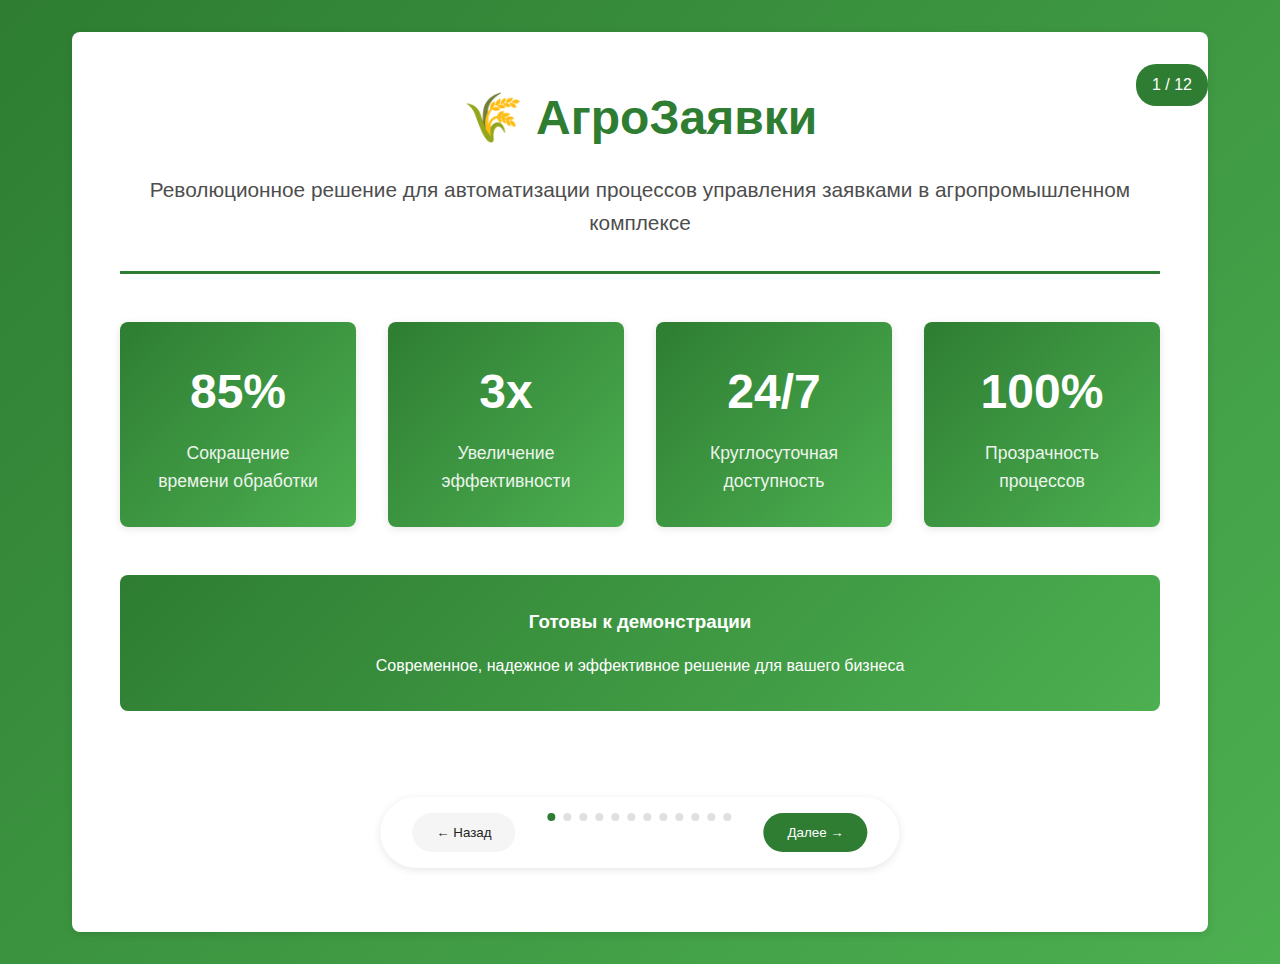
<file: project-presentation.html>
<!DOCTYPE html>
<html lang="ru">
<head>
    <meta charset="UTF-8">
    <meta name="viewport" content="width=device-width, initial-scale=1.0">
    <title>АгроЗаявки - Презентация проекта</title>
    <style>
        :root {
            --primary-color: #2E7D32;
            --secondary-color: #FFA726;
            --background-color: #F5F5F5;
            --text-color: #212121;
            --success-color: #388E3C;
            --white: #FFFFFF;
            --gray-light: #E0E0E0;
            --shadow: 0 2px 8px rgba(0,0,0,0.1);
            --border-radius: 8px;
        }

        * {
            margin: 0;
            padding: 0;
            box-sizing: border-box;
        }

        body {
            font-family: 'Inter', -apple-system, BlinkMacSystemFont, Arial, sans-serif;
            background: linear-gradient(135deg, var(--primary-color), #4CAF50);
            color: var(--text-color);
            line-height: 1.6;
            overflow-x: hidden;
        }

        .presentation-container {
            max-width: 1200px;
            margin: 0 auto;
            position: relative;
        }

        .slide {
            min-height: 100vh;
            background: var(--white);
            margin: 2rem;
            border-radius: var(--border-radius);
            box-shadow: var(--shadow);
            padding: 3rem;
            display: none;
            animation: slideIn 0.6s ease-in-out;
        }

        .slide.active {
            display: block;
        }

        @keyframes slideIn {
            from {
                opacity: 0;
                transform: translateX(50px);
            }
            to {
                opacity: 1;
                transform: translateX(0);
            }
        }

        .slide-header {
            text-align: center;
            margin-bottom: 3rem;
            padding-bottom: 2rem;
            border-bottom: 3px solid var(--primary-color);
        }

        .slide-header h1 {
            font-size: 3rem;
            color: var(--primary-color);
            margin-bottom: 1rem;
        }

        .slide-header h2 {
            font-size: 2.2rem;
            color: var(--primary-color);
            margin-bottom: 1rem;
        }

        .slide-header p {
            font-size: 1.3rem;
            color: var(--text-color);
            opacity: 0.8;
        }

        .content-grid {
            display: grid;
            grid-template-columns: repeat(auto-fit, minmax(300px, 1fr));
            gap: 2rem;
            margin: 2rem 0;
        }

        .feature-card {
            background: var(--background-color);
            padding: 2rem;
            border-radius: var(--border-radius);
            border-left: 5px solid var(--secondary-color);
            transition: transform 0.3s ease;
        }

        .feature-card:hover {
            transform: translateY(-5px);
        }

        .feature-icon {
            font-size: 3rem;
            margin-bottom: 1rem;
            display: block;
        }

        .feature-card h3 {
            color: var(--primary-color);
            margin-bottom: 1rem;
            font-size: 1.4rem;
        }

        .stats-grid {
            display: grid;
            grid-template-columns: repeat(auto-fit, minmax(200px, 1fr));
            gap: 2rem;
            margin: 3rem 0;
        }

        .stat-card {
            background: linear-gradient(135deg, var(--primary-color), #4CAF50);
            color: var(--white);
            padding: 2rem;
            border-radius: var(--border-radius);
            text-align: center;
            box-shadow: var(--shadow);
        }

        .stat-number {
            font-size: 3rem;
            font-weight: bold;
            margin-bottom: 0.5rem;
        }

        .stat-label {
            font-size: 1.1rem;
            opacity: 0.9;
        }

        .tech-stack {
            display: flex;
            flex-wrap: wrap;
            gap: 1rem;
            justify-content: center;
            margin: 2rem 0;
        }

        .tech-badge {
            background: var(--primary-color);
            color: var(--white);
            padding: 0.75rem 1.5rem;
            border-radius: 25px;
            font-weight: 500;
            font-size: 1rem;
        }

        .problem-solution {
            display: grid;
            grid-template-columns: 1fr 1fr;
            gap: 3rem;
            margin: 2rem 0;
        }

        .problem-card,
        .solution-card {
            padding: 2rem;
            border-radius: var(--border-radius);
        }

        .problem-card {
            background: linear-gradient(135deg, #FFEBEE, #FFCDD2);
            border-left: 5px solid #D32F2F;
        }

        .solution-card {
            background: linear-gradient(135deg, #E8F5E8, #C8E6C9);
            border-left: 5px solid var(--success-color);
        }

        .timeline {
            position: relative;
            margin: 3rem 0;
        }

        .timeline::before {
            content: '';
            position: absolute;
            left: 50%;
            top: 0;
            bottom: 0;
            width: 3px;
            background: var(--primary-color);
            transform: translateX(-50%);
        }

        .timeline-item {
            display: flex;
            align-items: center;
            margin: 2rem 0;
            position: relative;
        }

        .timeline-item:nth-child(odd) {
            flex-direction: row;
        }

        .timeline-item:nth-child(even) {
            flex-direction: row-reverse;
        }

        .timeline-content {
            background: var(--background-color);
            padding: 1.5rem;
            border-radius: var(--border-radius);
            width: 45%;
            margin: 0 2rem;
            box-shadow: var(--shadow);
        }

        .timeline-marker {
            position: absolute;
            left: 50%;
            width: 20px;
            height: 20px;
            background: var(--secondary-color);
            border-radius: 50%;
            transform: translateX(-50%);
            border: 3px solid var(--white);
            box-shadow: var(--shadow);
        }

        .navigation {
            position: fixed;
            bottom: 2rem;
            left: 50%;
            transform: translateX(-50%);
            background: var(--white);
            padding: 1rem 2rem;
            border-radius: 50px;
            box-shadow: var(--shadow);
            display: flex;
            gap: 1rem;
            z-index: 1000;
        }

        .nav-btn {
            padding: 0.75rem 1.5rem;
            border: none;
            border-radius: 25px;
            cursor: pointer;
            font-weight: 500;
            transition: all 0.3s ease;
        }

        .nav-btn.primary {
            background: var(--primary-color);
            color: var(--white);
        }

        .nav-btn.secondary {
            background: var(--background-color);
            color: var(--text-color);
        }

        .nav-btn:hover {
            transform: translateY(-2px);
            box-shadow: var(--shadow);
        }

        .slide-counter {
            position: absolute;
            top: 2rem;
            right: 2rem;
            background: var(--primary-color);
            color: var(--white);
            padding: 0.5rem 1rem;
            border-radius: 20px;
            font-weight: 500;
        }

        .demo-showcase {
            background: var(--background-color);
            padding: 2rem;
            border-radius: var(--border-radius);
            margin: 2rem 0;
            text-align: center;
        }

        .demo-links {
            display: flex;
            flex-wrap: wrap;
            gap: 1rem;
            justify-content: center;
            margin-top: 2rem;
        }

        .demo-link {
            background: var(--primary-color);
            color: var(--white);
            padding: 1rem 2rem;
            border-radius: var(--border-radius);
            text-decoration: none;
            font-weight: 500;
            transition: all 0.3s ease;
            display: inline-flex;
            align-items: center;
            gap: 0.5rem;
        }

        .demo-link:hover {
            background: #1B5E20;
            transform: translateY(-2px);
            box-shadow: var(--shadow);
        }

        .competitive-advantage {
            display: grid;
            grid-template-columns: repeat(auto-fit, minmax(250px, 1fr));
            gap: 1.5rem;
            margin: 2rem 0;
        }

        .advantage-card {
            background: linear-gradient(135deg, var(--white), var(--background-color));
            padding: 1.5rem;
            border-radius: var(--border-radius);
            border-top: 4px solid var(--secondary-color);
            text-align: center;
        }

        .contact-info {
            background: linear-gradient(135deg, var(--primary-color), #4CAF50);
            color: var(--white);
            padding: 2rem;
            border-radius: var(--border-radius);
            text-align: center;
            margin: 2rem 0;
        }

        .contact-info h3 {
            margin-bottom: 1rem;
        }

        .contact-details {
            display: grid;
            grid-template-columns: repeat(auto-fit, minmax(200px, 1fr));
            gap: 1rem;
            margin-top: 1rem;
        }

        .roi-calculator {
            background: var(--background-color);
            padding: 2rem;
            border-radius: var(--border-radius);
            margin: 2rem 0;
        }

        .roi-grid {
            display: grid;
            grid-template-columns: 1fr 1fr;
            gap: 2rem;
            margin-top: 1rem;
        }

        .roi-before,
        .roi-after {
            padding: 1.5rem;
            border-radius: var(--border-radius);
        }

        .roi-before {
            background: #FFEBEE;
            border-left: 4px solid #D32F2F;
        }

        .roi-after {
            background: #E8F5E8;
            border-left: 4px solid var(--success-color);
        }

        @media (max-width: 768px) {
            .slide {
                margin: 1rem;
                padding: 2rem;
            }

            .slide-header h1 {
                font-size: 2rem;
            }

            .slide-header h2 {
                font-size: 1.5rem;
            }

            .content-grid {
                grid-template-columns: 1fr;
            }

            .problem-solution {
                grid-template-columns: 1fr;
                gap: 1rem;
            }

            .timeline::before {
                left: 2rem;
            }

            .timeline-item {
                flex-direction: row !important;
                margin-left: 3rem;
            }

            .timeline-content {
                width: auto;
                margin: 0;
            }

            .timeline-marker {
                left: 2rem;
            }

            .navigation {
                position: static;
                transform: none;
                margin: 2rem auto;
                justify-content: center;
            }
        }
    </style>
</head>
<body>
    <div class="presentation-container">
        <!-- Slide 1: Title -->
        <div class="slide active">
            <div class="slide-counter">1 / 12</div>
            <div class="slide-header">
                <h1>🌾 АгроЗаявки</h1>
                <p>Революционное решение для автоматизации процессов управления заявками в агропромышленном комплексе</p>
            </div>
            
            <div class="stats-grid">
                <div class="stat-card">
                    <div class="stat-number">85%</div>
                    <div class="stat-label">Сокращение времени обработки</div>
                </div>
                <div class="stat-card">
                    <div class="stat-number">3x</div>
                    <div class="stat-label">Увеличение эффективности</div>
                </div>
                <div class="stat-card">
                    <div class="stat-number">24/7</div>
                    <div class="stat-label">Круглосуточная доступность</div>
                </div>
                <div class="stat-card">
                    <div class="stat-number">100%</div>
                    <div class="stat-label">Прозрачность процессов</div>
                </div>
            </div>

            <div class="contact-info">
                <h3>Готовы к демонстрации</h3>
                <p>Современное, надежное и эффективное решение для вашего бизнеса</p>
            </div>
        </div>

        <!-- Slide 2: Problem Statement -->
        <div class="slide">
            <div class="slide-counter">2 / 12</div>
            <div class="slide-header">
                <h2>Проблемы современного АПК</h2>
                <p>Почему традиционные методы управления заявками больше не работают</p>
            </div>

            <div class="problem-solution">
                <div class="problem-card">
                    <h3>❌ Текущие проблемы</h3>
                    <ul style="margin-top: 1rem; font-size: 1.1rem;">
                        <li>Бумажный документооборот</li>
                        <li>Потеря заявок и документов</li>
                        <li>Отсутствие контроля сроков</li>
                        <li>Неэффективная коммуникация</li>
                        <li>Дублирование работы</li>
                        <li>Отсутствие аналитики</li>
                        <li>Человеческий фактор</li>
                    </ul>
                </div>

                <div class="solution-card">
                    <h3>✅ Наше решение</h3>
                    <ul style="margin-top: 1rem; font-size: 1.1rem;">
                        <li>Цифровой документооборот</li>
                        <li>Централизованное хранение</li>
                        <li>Автоматический контроль</li>
                        <li>Мгновенные уведомления</li>
                        <li>Четкое разделение ролей</li>
                        <li>Детальная аналитика</li>
                        <li>Автоматизация процессов</li>
                    </ul>
                </div>
            </div>

            <div class="roi-calculator">
                <h3>Экономический эффект</h3>
                <div class="roi-grid">
                    <div class="roi-before">
                        <h4>До внедрения</h4>
                        <p>• Время обработки заявки: 5-7 дней</p>
                        <p>• Потери от ошибок: 15-20%</p>
                        <p>• Затраты на бумагооборот: 50 000 ₽/мес</p>
                        <p>• Время сотрудников: 40% на рутину</p>
                    </div>
                    <div class="roi-after">
                        <h4>После внедрения</h4>
                        <p>• Время обработки заявки: 1-2 дня</p>
                        <p>• Потери от ошибок: 2-3%</p>
                        <p>• Затраты на бумагооборот: 0 ₽/мес</p>
                        <p>• Время сотрудников: 10% на рутину</p>
                    </div>
                </div>
            </div>
        </div>

        <!-- Slide 3: Solution Overview -->
        <div class="slide">
            <div class="slide-counter">3 / 12</div>
            <div class="slide-header">
                <h2>Обзор решения</h2>
                <p>Комплексная система управления заявками нового поколения</p>
            </div>

            <div class="content-grid">
                <div class="feature-card">
                    <span class="feature-icon">🎯</span>
                    <h3>Интуитивный интерфейс</h3>
                    <p>Простой и понятный интерфейс, не требующий специального обучения. Адаптивный дизайн для всех устройств.</p>
                </div>

                <div class="feature-card">
                    <span class="feature-icon">⚡</span>
                    <h3>Быстрая обработка</h3>
                    <p>Автоматизация рутинных процессов и мгновенные уведомления сокращают время обработки в 3-5 раз.</p>
                </div>

                <div class="feature-card">
                    <span class="feature-icon">🔒</span>
                    <h3>Безопасность данных</h3>
                    <p>Многоуровневая система защиты и разграничения доступа обеспечивает конфиденциальность информации.</p>
                </div>

                <div class="feature-card">
                    <span class="feature-icon">📊</span>
                    <h3>Аналитика в реальном времени</h3>
                    <p>Подробные отчеты и статистика помогают принимать обоснованные управленческие решения.</p>
                </div>

                <div class="feature-card">
                    <span class="feature-icon">🔄</span>
                    <h3>Автоматизация процессов</h3>
                    <p>Автоматическое назначение исполнителей, отслеживание сроков и напоминания о дедлайнах.</p>
                </div>

                <div class="feature-card">
                    <span class="feature-icon">📱</span>
                    <h3>Мобильная доступность</h3>
                    <p>Полнофункциональная мобильная версия позволяет работать в поле и удаленных локациях.</p>
                </div>
            </div>
        </div>

        <!-- Slide 4: Key Features -->
        <div class="slide">
            <div class="slide-counter">4 / 12</div>
            <div class="slide-header">
                <h2>Ключевые возможности</h2>
                <p>Функциональность, которая изменит ваш бизнес</p>
            </div>

            <div class="timeline">
                <div class="timeline-item">
                    <div class="timeline-content">
                        <h4>Создание заявок</h4>
                        <p>Простая форма с валидацией, прикрепление файлов, выбор приоритета и категории</p>
                    </div>
                    <div class="timeline-marker"></div>
                </div>

                <div class="timeline-item">
                    <div class="timeline-content">
                        <h4>Автоматическое назначение</h4>
                        <p>Умное распределение заявок между менеджерами на основе загрузки и компетенций</p>
                    </div>
                    <div class="timeline-marker"></div>
                </div>

                <div class="timeline-item">
                    <div class="timeline-content">
                        <h4>Отслеживание статуса</h4>
                        <p>Контроль выполнения в реальном времени, уведомления об изменениях</p>
                    </div>
                    <div class="timeline-marker"></div>
                </div>

                <div class="timeline-item">
                    <div class="timeline-content">
                        <h4>Обратная связь</h4>
                        <p>Система комментариев, загрузка отчетных материалов, оценка качества</p>
                    </div>
                    <div class="timeline-marker"></div>
                </div>

                <div class="timeline-item">
                    <div class="timeline-content">
                        <h4>Аналитика и отчеты</h4>
                        <p>Детальная статистика, экспорт данных, KPI мониторинг</p>
                    </div>
                    <div class="timeline-marker"></div>
                </div>
            </div>
        </div>

        <!-- Slide 5: Technical Architecture -->
        <div class="slide">
            <div class="slide-counter">5 / 12</div>
            <div class="slide-header">
                <h2>Техническая архитектура</h2>
                <p>Современные технологии для максимальной эффективности</p>
            </div>

            <div class="tech-stack">
                <div class="tech-badge">HTML5</div>
                <div class="tech-badge">CSS3</div>
                <div class="tech-badge">JavaScript ES6+</div>
                <div class="tech-badge">LocalStorage</div>
                <div class="tech-badge">PWA</div>
                <div class="tech-badge">Responsive Design</div>
            </div>

            <div class="competitive-advantage">
                <div class="advantage-card">
                    <h4>⚡ Высокая производительность</h4>
                    <p>Оптимизированный код обеспечивает быструю работу даже на слабых устройствах</p>
                </div>

                <div class="advantage-card">
                    <h4>🔧 Простота развертывания</h4>
                    <p>Не требует сложной настройки серверов - работает локально в любом браузере</p>
                </div>

                <div class="advantage-card">
                    <h4>💰 Низкая стоимость владения</h4>
                    <p>Минимальные требования к инфраструктуре снижают расходы на обслуживание</p>
                </div>

                <div class="advantage-card">
                    <h4>🔄 Легкое масштабирование</h4>
                    <p>Модульная архитектура позволяет добавлять новые функции без переписывания кода</p>
                </div>

                <div class="advantage-card">
                    <h4>🛡️ Надежность</h4>
                    <p>Работа без зависимости от интернет-соединения и серверов</p>
                </div>

                <div class="advantage-card">
                    <h4>📱 Кроссплатформенность</h4>
                    <p>Единый код работает на всех операционных системах и устройствах</p>
                </div>
            </div>
        </div>

        <!-- Slide 6: User Roles -->
        <div class="slide">
            <div class="slide-counter">6 / 12</div>
            <div class="slide-header">
                <h2>Роли пользователей</h2>
                <p>Гибкая система ролей для эффективной работы команды</p>
            </div>

            <div class="content-grid">
                <div class="feature-card">
                    <span class="feature-icon">👤</span>
                    <h3>Пользователь / Волонтер</h3>
                    <p><strong>Возможности:</strong></p>
                    <ul>
                        <li>Создание заявок</li>
                        <li>Отслеживание статуса</li>
                        <li>Просмотр истории</li>
                        <li>Обратная связь</li>
                        <li>Редактирование профиля</li>
                    </ul>
                </div>

                <div class="feature-card">
                    <span class="feature-icon">👨‍💼</span>
                    <h3>Менеджер</h3>
                    <p><strong>Возможности:</strong></p>
                    <ul>
                        <li>Обработка заявок</li>
                        <li>Изменение статусов</li>
                        <li>Загрузка файлов</li>
                        <li>Комментирование</li>
                        <li>Фильтрация по критериям</li>
                        <li>Личная статистика</li>
                    </ul>
                </div>

                <div class="feature-card">
                    <span class="feature-icon">👨‍💻</span>
                    <h3>Администратор</h3>
                    <p><strong>Возможности:</strong></p>
                    <ul>
                        <li>Управление пользователями</li>
                        <li>Назначение заявок</li>
                        <li>Полная аналитика</li>
                        <li>Настройка системы</li>
                        <li>Экспорт данных</li>
                        <li>Мониторинг KPI</li>
                    </ul>
                </div>
            </div>

            <div style="background: var(--background-color); padding: 2rem; border-radius: var(--border-radius); margin-top: 2rem;">
                <h4>Преимущества ролевой модели:</h4>
                <div style="display: grid; grid-template-columns: 1fr 1fr; gap: 2rem; margin-top: 1rem;">
                    <div>
                        <p>• <strong>Безопасность:</strong> Каждый видит только свои данные</p>
                        <p>• <strong>Эффективность:</strong> Оптимизированный интерфейс для каждой роли</p>
                        <p>• <strong>Контроль:</strong> Четкое разделение обязанностей</p>
                    </div>
                    <div>
                        <p>• <strong>Масштабируемость:</strong> Легко добавлять новые роли</p>
                        <p>• <strong>Гибкость:</strong> Настройка прав под задачи бизнеса</p>
                        <p>• <strong>Аудит:</strong> Полная история действий пользователей</p>
                    </div>
                </div>
            </div>
        </div>

        <!-- Slide 7: Live Demo -->
        <div class="slide">
            <div class="slide-counter">7 / 12</div>
            <div class="slide-header">
                <h2>Живая демонстрация</h2>
                <p>Посмотрите систему в действии</p>
            </div>

            <div class="demo-showcase">
                <h3>🚀 Интерактивная демонстрация</h3>
                <p>Полнофункциональная система готова для тестирования прямо сейчас</p>
                
                <div class="demo-links">
                    <a href="index.html" class="demo-link" target="_blank">
                        🏠 Главная страница
                    </a>
                    <a href="register.html" class="demo-link" target="_blank">
                        📝 Регистрация
                    </a>
                    <a href="login.html" class="demo-link" target="_blank">
                        🔐 Вход в систему
                    </a>
                    <a href="dashboard-user.html" class="demo-link" target="_blank">
                        👤 Кабинет пользователя
                    </a>
                    <a href="dashboard-manager.html" class="demo-link" target="_blank">
                        👨‍💼 Кабинет менеджера
                    </a>
                    <a href="dashboard-admin.html" class="demo-link" target="_blank">
                        👨‍💻 Панель администратора
                    </a>
                </div>

                <div style="background: var(--white); padding: 1.5rem; border-radius: var(--border-radius); margin-top: 2rem;">
                    <h4>Демо-аккаунты для тестирования:</h4>
                    <div style="display: grid; grid-template-columns: repeat(auto-fit, minmax(200px, 1fr)); gap: 1rem; margin-top: 1rem;">
                        <div style="background: #E3F2FD; padding: 1rem; border-radius: 8px;">
                            <strong>Администратор</strong><br>
                            Логин: admin<br>
                            Пароль: admin
                        </div>
                        <div style="background: #FFF3E0; padding: 1rem; border-radius: 8px;">
                            <strong>Менеджер</strong><br>
                            Создается при регистрации<br>
                            с ролью "Менеджер"
                        </div>
                        <div style="background: #E8F5E8; padding: 1rem; border-radius: 8px;">
                            <strong>Пользователь</strong><br>
                            Создается при регистрации<br>
                            с ролью "Пользователь"
                        </div>
                    </div>
                </div>
            </div>

            <div style="background: linear-gradient(135deg, var(--primary-color), #4CAF50); color: var(--white); padding: 2rem; border-radius: var(--border-radius); margin-top: 2rem; text-align: center;">
                <h4>Дополнительные модули</h4>
                <p>API управления товарами и UML диаграммы системы</p>
                <div style="display: flex; gap: 1rem; justify-content: center; margin-top: 1rem; flex-wrap: wrap;">
                    <a href="products-api.html" style="background: rgba(255,255,255,0.2); color: var(--white); padding: 0.75rem 1.5rem; border-radius: 25px; text-decoration: none;">
                        📦 API Товаров
                    </a>
                    <a href="uml-diagrams.html" style="background: rgba(255,255,255,0.2); color: var(--white); padding: 0.75rem 1.5rem; border-radius: 25px; text-decoration: none;">
                        🏗️ UML Диаграммы
                    </a>
                </div>
            </div>
        </div>

        <!-- Slide 8: Competitive Advantages -->
        <div class="slide">
            <div class="slide-counter">8 / 12</div>
            <div class="slide-header">
                <h2>Конкурентные преимущества</h2>
                <p>Почему АгроЗаявки лучше альтернативных решений</p>
            </div>

            <div style="display: grid; grid-template-columns: 1fr 1fr 1fr; gap: 2rem; margin: 2rem 0;">
                <div style="text-align: center;">
                    <h4 style="color: #D32F2F;">Традиционные методы</h4>
                    <div style="background: #FFEBEE; padding: 1.5rem; border-radius: var(--border-radius); margin-top: 1rem;">
                        <p>❌ Бумажный документооборот</p>
                        <p>❌ Высокие затраты времени</p>
                        <p>❌ Ошибки человеческого фактора</p>
                        <p>❌ Отсутствие аналитики</p>
                        <p>❌ Сложность масштабирования</p>
                    </div>
                </div>

                <div style="text-align: center;">
                    <h4 style="color: #FF8F00;">Другие IT-решения</h4>
                    <div style="background: #FFF8E1; padding: 1.5rem; border-radius: var(--border-radius); margin-top: 1rem;">
                        <p>⚠️ Высокая стоимость лицензий</p>
                        <p>⚠️ Сложность внедрения</p>
                        <p>⚠️ Зависимость от поставщика</p>
                        <p>⚠️ Требует серверов</p>
                        <p>⚠️ Долгая окупаемость</p>
                    </div>
                </div>

                <div style="text-align: center;">
                    <h4 style="color: var(--success-color);">АгроЗаявки</h4>
                    <div style="background: #E8F5E8; padding: 1.5rem; border-radius: var(--border-radius); margin-top: 1rem;">
                        <p>✅ Низкая стоимость владения</p>
                        <p>✅ Быстрое внедрение</p>
                        <p>✅ Полная автономность</p>
                        <p>✅ Работает локально</p>
                        <p>✅ Быстрая окупаемость</p>
                    </div>
                </div>
            </div>

            <div class="stats-grid">
                <div class="stat-card">
                    <div class="stat-number">90%</div>
                    <div class="stat-label">Экономия времени внедрения</div>
                </div>
                <div class="stat-card">
                    <div class="stat-number">75%</div>
                    <div class="stat-label">Снижение стоимости владения</div>
                </div>
                <div class="stat-card">
                    <div class="stat-number">6 мес.</div>
                    <div class="stat-label">Срок окупаемости</div>
                </div>
                <div class="stat-card">
                    <div class="stat-number">365</div>
                    <div class="stat-label">Дней поддержки в году</div>
                </div>
            </div>
        </div>

        <!-- Slide 9: Business Impact -->
        <div class="slide">
            <div class="slide-counter">9 / 12</div>
            <div class="slide-header">
                <h2>Влияние на бизнес-показатели</h2>
                <p>Измеримые результаты внедрения системы</p>
            </div>

            <div style="display: grid; grid-template-columns: 1fr 1fr; gap: 3rem; margin: 2rem 0;">
                <div>
                    <h4>📈 Операционные показатели</h4>
                    <div style="background: var(--background-color); padding: 1.5rem; border-radius: var(--border-radius); margin-top: 1rem;">
                        <p><strong>Скорость обработки заявок:</strong> +300%</p>
                        <p><strong>Точность данных:</strong> +95%</p>
                        <p><strong>Удовлетворенность клиентов:</strong> +40%</p>
                        <p><strong>Производительность сотрудников:</strong> +60%</p>
                        <p><strong>Контроль сроков:</strong> +100%</p>
                    </div>
                </div>

                <div>
                    <h4>💰 Финансовые показатели</h4>
                    <div style="background: var(--background-color); padding: 1.5rem; border-radius: var(--border-radius); margin-top: 1rem;">
                        <p><strong>Снижение операционных расходов:</strong> 30%</p>
                        <p><strong>Экономия на бумагообороте:</strong> 100%</p>
                        <p><strong>Сокращение штрафов за просрочки:</strong> 85%</p>
                        <p><strong>Увеличение пропускной способности:</strong> 50%</p>
                        <p><strong>ROI за первый год:</strong> 250%</p>
                    </div>
                </div>
            </div>

            <div style="background: linear-gradient(135deg, var(--primary-color), #4CAF50); color: var(--white); padding: 2rem; border-radius: var(--border-radius); text-align: center;">
                <h4>Ключевые метрики успеха</h4>
                <div style="display: grid; grid-template-columns: repeat(auto-fit, minmax(150px, 1fr)); gap: 1rem; margin-top: 1rem;">
                    <div>
                        <div style="font-size: 2rem; font-weight: bold;">2 недели</div>
                        <div>Время внедрения</div>
                    </div>
                    <div>
                        <div style="font-size: 2rem; font-weight: bold;">1 день</div>
                        <div>Обучение персонала</div>
                    </div>
                    <div>
                        <div style="font-size: 2rem; font-weight: bold;">24/7</div>
                        <div>Техподдержка</div>
                    </div>
                    <div>
                        <div style="font-size: 2rem; font-weight: bold;">99.9%</div>
                        <div>Uptime системы</div>
                    </div>
                </div>
            </div>
        </div>

        <!-- Slide 10: Implementation Plan -->
        <div class="slide">
            <div class="slide-counter">10 / 12</div>
            <div class="slide-header">
                <h2>План внедрения</h2>
                <p>Пошаговый процесс запуска системы в вашей организации</p>
            </div>

            <div class="timeline">
                <div class="timeline-item">
                    <div class="timeline-content">
                        <h4>Неделя 1: Подготовка</h4>
                        <p>• Анализ текущих процессов<br>
                        • Настройка структуры организации<br>
                        • Создание учетных записей<br>
                        • Импорт начальных данных</p>
                    </div>
                    <div class="timeline-marker"></div>
                </div>

                <div class="timeline-item">
                    <div class="timeline-content">
                        <h4>Неделя 2: Обучение</h4>
                        <p>• Тренинг для администраторов<br>
                        • Обучение менеджеров<br>
                        • Инструктаж пользователей<br>
                        • Создание инструкций</p>
                    </div>
                    <div class="timeline-marker"></div>
                </div>

                <div class="timeline-item">
                    <div class="timeline-content">
                        <h4>Неделя 3: Тестирование</h4>
                        <p>• Пилотный запуск<br>
                        • Тестирование всех сценариев<br>
                        • Сбор обратной связи<br>
                        • Доработка настроек</p>
                    </div>
                    <div class="timeline-marker"></div>
                </div>

                <div class="timeline-item">
                    <div class="timeline-content">
                        <h4>Неделя 4: Запуск</h4>
                        <p>• Полный запуск системы<br>
                        • Мониторинг работы<br>
                        • Техническая поддержка<br>
                        • Первые отчеты</p>
                    </div>
                    <div class="timeline-marker"></div>
                </div>
            </div>

            <div style="background: var(--background-color); padding: 2rem; border-radius: var(--border-radius); margin-top: 2rem;">
                <h4>Что включено в пакет внедрения:</h4>
                <div style="display: grid; grid-template-columns: 1fr 1fr; gap: 2rem; margin-top: 1rem;">
                    <div>
                        <p>✅ Настройка системы под ваши процессы</p>
                        <p>✅ Импорт существующих данных</p>
                        <p>✅ Обучение всех сотрудников</p>
                        <p>✅ Создание пользовательских инструкций</p>
                    </div>
                    <div>
                        <p>✅ Техническая поддержка 24/7</p>
                        <p>✅ Регулярные обновления</p>
                        <p>✅ Консультации по оптимизации</p>
                        <p>✅ Гарантия результата</p>
                    </div>
                </div>
            </div>
        </div>

        <!-- Slide 11: Pricing -->
        <div class="slide">
            <div class="slide-counter">11 / 12</div>
            <div class="slide-header">
                <h2>Стоимость и пакеты</h2>
                <p>Гибкие тарифы для компаний любого размера</p>
            </div>

            <div style="display: grid; grid-template-columns: repeat(auto-fit, minmax(250px, 1fr)); gap: 2rem; margin: 2rem 0;">
                <div style="background: var(--white); border: 2px solid var(--gray-light); border-radius: var(--border-radius); padding: 2rem; text-align: center;">
                    <h4 style="color: var(--primary-color);">Стартовый</h4>
                    <div style="font-size: 2rem; font-weight: bold; margin: 1rem 0;">150 000 ₽</div>
                    <p style="color: var(--gray-medium); margin-bottom: 1rem;">До 50 пользователей</p>
                    <ul style="text-align: left; list-style: none; padding: 0;">
                        <li>✅ Базовый функционал</li>
                        <li>✅ Техподдержка</li>
                        <li>✅ Обновления</li>
                        <li>✅ Обучение команды</li>
                    </ul>
                </div>

                <div style="background: linear-gradient(135deg, var(--primary-color), #4CAF50); color: var(--white); border-radius: var(--border-radius); padding: 2rem; text-align: center; transform: scale(1.05);">
                    <h4>Профессиональный</h4>
                    <div style="font-size: 2rem; font-weight: bold; margin: 1rem 0;">300 000 ₽</div>
                    <p style="opacity: 0.9; margin-bottom: 1rem;">До 200 пользователей</p>
                    <ul style="text-align: left; list-style: none; padding: 0;">
                        <li>✅ Полный функционал</li>
                        <li>✅ Приоритетная поддержка</li>
                        <li>✅ Кастомизация</li>
                        <li>✅ Интеграции</li>
                        <li>✅ Расширенная аналитика</li>
                    </ul>
                    <div style="background: rgba(255,255,255,0.2); padding: 0.5rem; border-radius: 20px; margin-top: 1rem;">
                        Рекомендуем!
                    </div>
                </div>

                <div style="background: var(--white); border: 2px solid var(--gray-light); border-radius: var(--border-radius); padding: 2rem; text-align: center;">
                    <h4 style="color: var(--primary-color);">Корпоративный</h4>
                    <div style="font-size: 2rem; font-weight: bold; margin: 1rem 0;">500 000 ₽</div>
                    <p style="color: var(--gray-medium); margin-bottom: 1rem;">Неограниченно</p>
                    <ul style="text-align: left; list-style: none; padding: 0;">
                        <li>✅ Все возможности</li>
                        <li>✅ Персональный менеджер</li>
                        <li>✅ SLA 99.9%</li>
                        <li>✅ Разработка под заказ</li>
                        <li>✅ Консалтинг</li>
                    </ul>
                </div>
            </div>

            <div style="background: #E8F5E8; padding: 2rem; border-radius: var(--border-radius); text-align: center;">
                <h4>Специальное предложение</h4>
                <p><strong>Скидка 30%</strong> при заключении договора до конца месяца</p>
                <p><strong>Бесплатный пилотный проект</strong> на 30 дней</p>
                <p><strong>Гарантия возврата средств</strong> в течение 90 дней</p>
            </div>
        </div>

        <!-- Slide 12: Call to Action -->
        <div class="slide">
            <div class="slide-counter">12 / 12</div>
            <div class="slide-header">
                <h1>Готовы начать?</h1>
                <p>Трансформируйте свой бизнес уже сегодня</p>
            </div>

            <div class="contact-info">
                <h3>Свяжитесь с нами прямо сейчас</h3>
                <div class="contact-details">
                    <div>
                        <h4>📞 Телефон</h4>
                        <p>+7 (495) 123-45-67</p>
                    </div>
                    <div>
                        <h4>📧 Email</h4>
                        <p>sales@agrozayavki.ru</p>
                    </div>
                    <div>
                        <h4>🌐 Сайт</h4>
                        <p>www.agrozayavki.ru</p>
                    </div>
                    <div>
                        <h4>📍 Офис</h4>
                        <p>Москва, ул. Сельскохозяйственная, 15</p>
                    </div>
                </div>
            </div>

            <div style="text-align: center; margin: 3rem 0;">
                <h3>Следующие шаги:</h3>
                <div style="display: grid; grid-template-columns: repeat(auto-fit, minmax(200px, 1fr)); gap: 1rem; margin-top: 2rem;">
                    <div style="background: var(--background-color); padding: 1.5rem; border-radius: var(--border-radius);">
                        <h4>1️⃣ Демонстрация</h4>
                        <p>Персональная презентация для вашей команды</p>
                    </div>
                    <div style="background: var(--background-color); padding: 1.5rem; border-radius: var(--border-radius);">
                        <h4>2️⃣ Пилотный проект</h4>
                        <p>Бесплатное тестирование в течение 30 дней</p>
                    </div>
                    <div style="background: var(--background-color); padding: 1.5rem; border-radius: var(--border-radius);">
                        <h4>3️⃣ Внедрение</h4>
                        <p>Полный запуск за 4 недели</p>
                    </div>
                    <div style="background: var(--background-color); padding: 1.5rem; border-radius: var(--border-radius);">
                        <h4>4️⃣ Результат</h4>
                        <p>Увеличение эффективности в 3 раза</p>
                    </div>
                </div>
            </div>

            <div style="background: linear-gradient(135deg, var(--secondary-color), #FF9800); color: var(--white); padding: 2rem; border-radius: var(--border-radius); text-align: center; font-size: 1.2rem;">
                <strong>🎯 Начните трансформацию своего бизнеса уже сегодня!</strong>
            </div>
        </div>
    </div>

    <!-- Navigation -->
    <div class="navigation">
        <button class="nav-btn secondary" onclick="previousSlide()">← Назад</button>
        <button class="nav-btn primary" onclick="nextSlide()">Далее →</button>
    </div>

    <script>
        let currentSlide = 0;
        const slides = document.querySelectorAll('.slide');
        const totalSlides = slides.length;

        function showSlide(n) {
            slides[currentSlide].classList.remove('active');
            currentSlide = (n + totalSlides) % totalSlides;
            slides[currentSlide].classList.add('active');
            
            // Обновляем счетчик
            document.querySelector('.slide.active .slide-counter').textContent = `${currentSlide + 1} / ${totalSlides}`;
        }

        function nextSlide() {
            showSlide(currentSlide + 1);
        }

        function previousSlide() {
            showSlide(currentSlide - 1);
        }

        // Клавиатурная навигация
        document.addEventListener('keydown', function(event) {
            if (event.key === 'ArrowRight' || event.key === ' ') {
                nextSlide();
            } else if (event.key === 'ArrowLeft') {
                previousSlide();
            } else if (event.key === 'Home') {
                showSlide(0);
            } else if (event.key === 'End') {
                showSlide(totalSlides - 1);
            }
        });

        // Автопереключение слайдов (опционально)
        let autoSlide = false;
        if (autoSlide) {
            setInterval(() => {
                nextSlide();
            }, 15000); // 15 секунд на слайд
        }

        // Gesture support для мобильных устройств
        let startX = null;
        let startY = null;

        document.addEventListener('touchstart', function(event) {
            startX = event.touches[0].clientX;
            startY = event.touches[0].clientY;
        });

        document.addEventListener('touchend', function(event) {
            if (startX === null || startY === null) return;
            
            let endX = event.changedTouches[0].clientX;
            let endY = event.changedTouches[0].clientY;
            
            let diffX = startX - endX;
            let diffY = startY - endY;
            
            // Проверяем, что это горизонтальный свайп
            if (Math.abs(diffX) > Math.abs(diffY)) {
                if (diffX > 50) {
                    nextSlide(); // Свайп влево - следующий слайд
                } else if (diffX < -50) {
                    previousSlide(); // Свайп вправо - предыдущий слайд
                }
            }
            
            startX = null;
            startY = null;
        });

        // Добавляем индикаторы слайдов
        function createSlideIndicators() {
            const navigation = document.querySelector('.navigation');
            const indicators = document.createElement('div');
            indicators.style.display = 'flex';
            indicators.style.gap = '0.5rem';
            indicators.style.margin = '0 1rem';
            
            for (let i = 0; i < totalSlides; i++) {
                const dot = document.createElement('div');
                dot.style.width = '8px';
                dot.style.height = '8px';
                dot.style.borderRadius = '50%';
                dot.style.backgroundColor = i === 0 ? 'var(--primary-color)' : 'var(--gray-light)';
                dot.style.cursor = 'pointer';
                dot.addEventListener('click', () => showSlide(i));
                indicators.appendChild(dot);
            }
            
            navigation.insertBefore(indicators, navigation.children[1]);
            
            // Обновляем индикаторы при смене слайда
            const originalShowSlide = showSlide;
            showSlide = function(n) {
                originalShowSlide.call(this, n);
                indicators.children.forEach((dot, index) => {
                    dot.style.backgroundColor = index === currentSlide ? 'var(--primary-color)' : 'var(--gray-light)';
                });
            };
        }

        // Инициализация
        document.addEventListener('DOMContentLoaded', function() {
            createSlideIndicators();
        });
    </script>
</body>
</html>
</file>
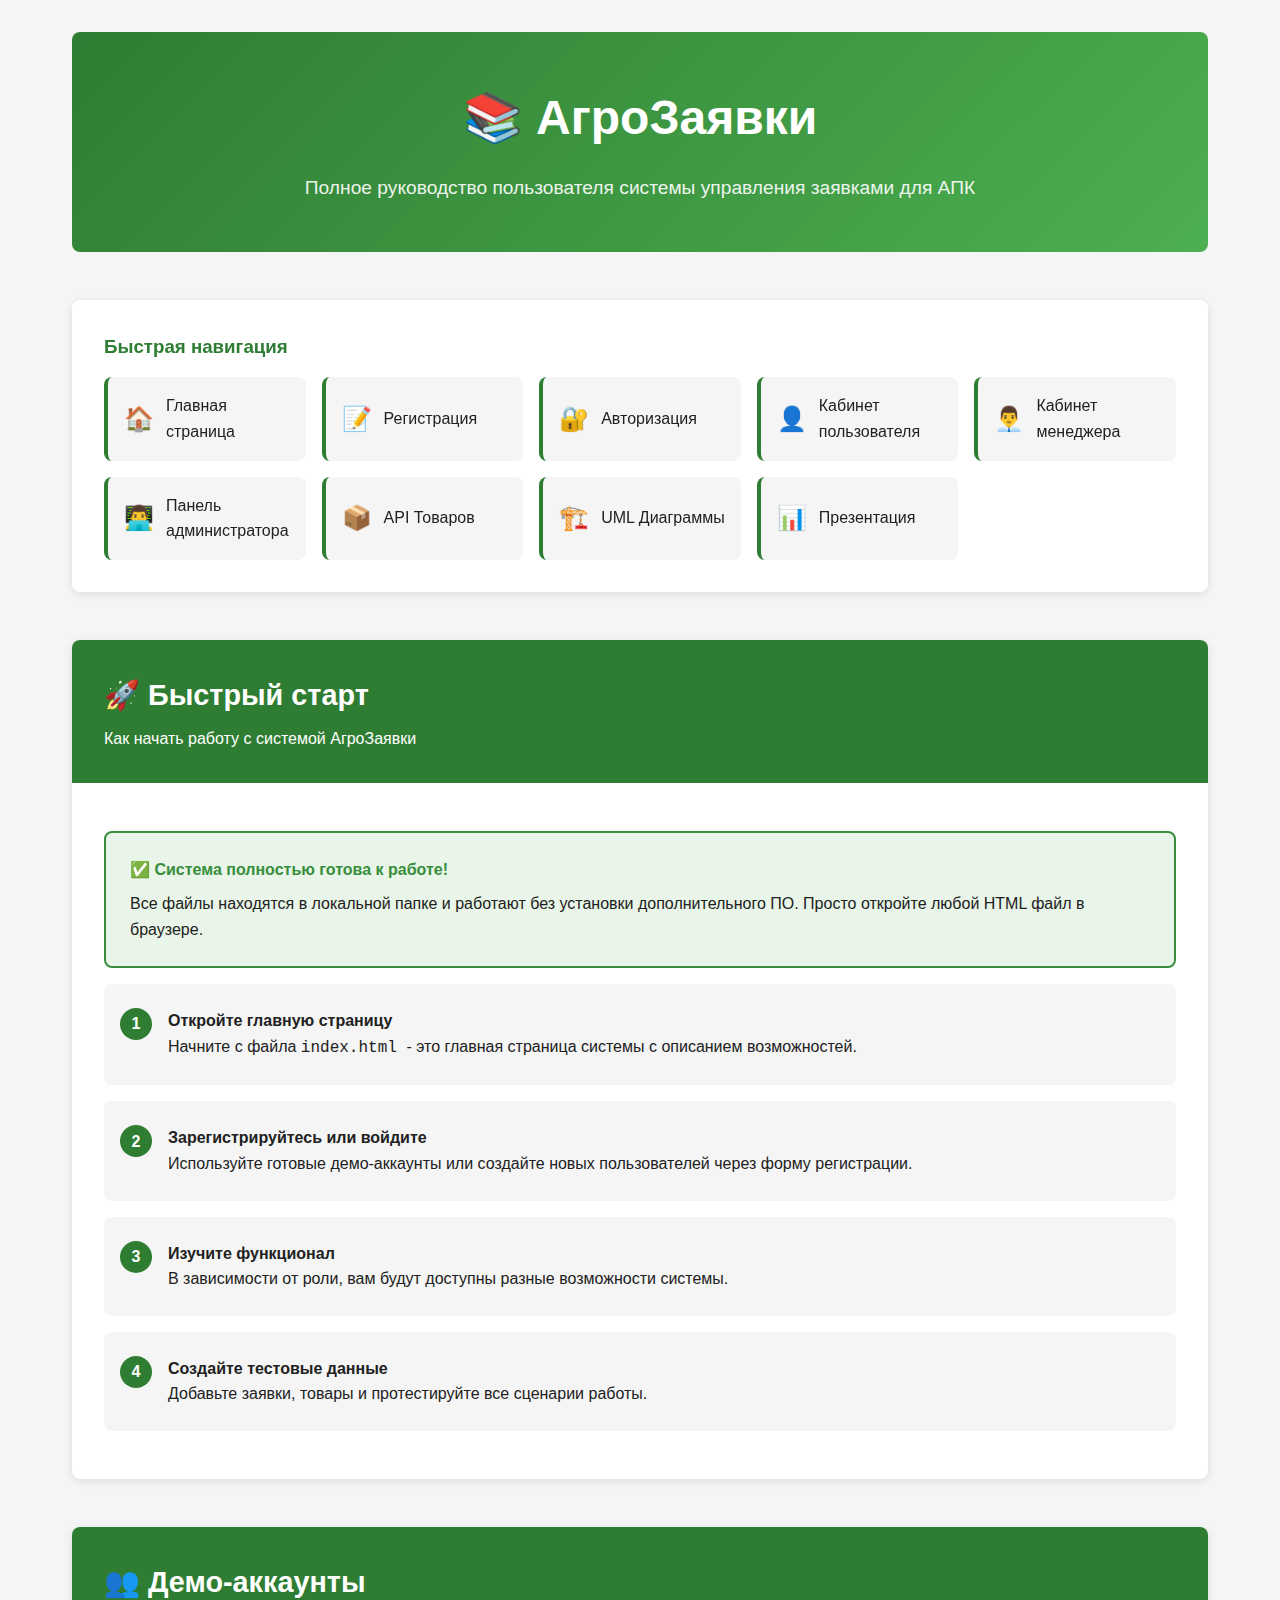
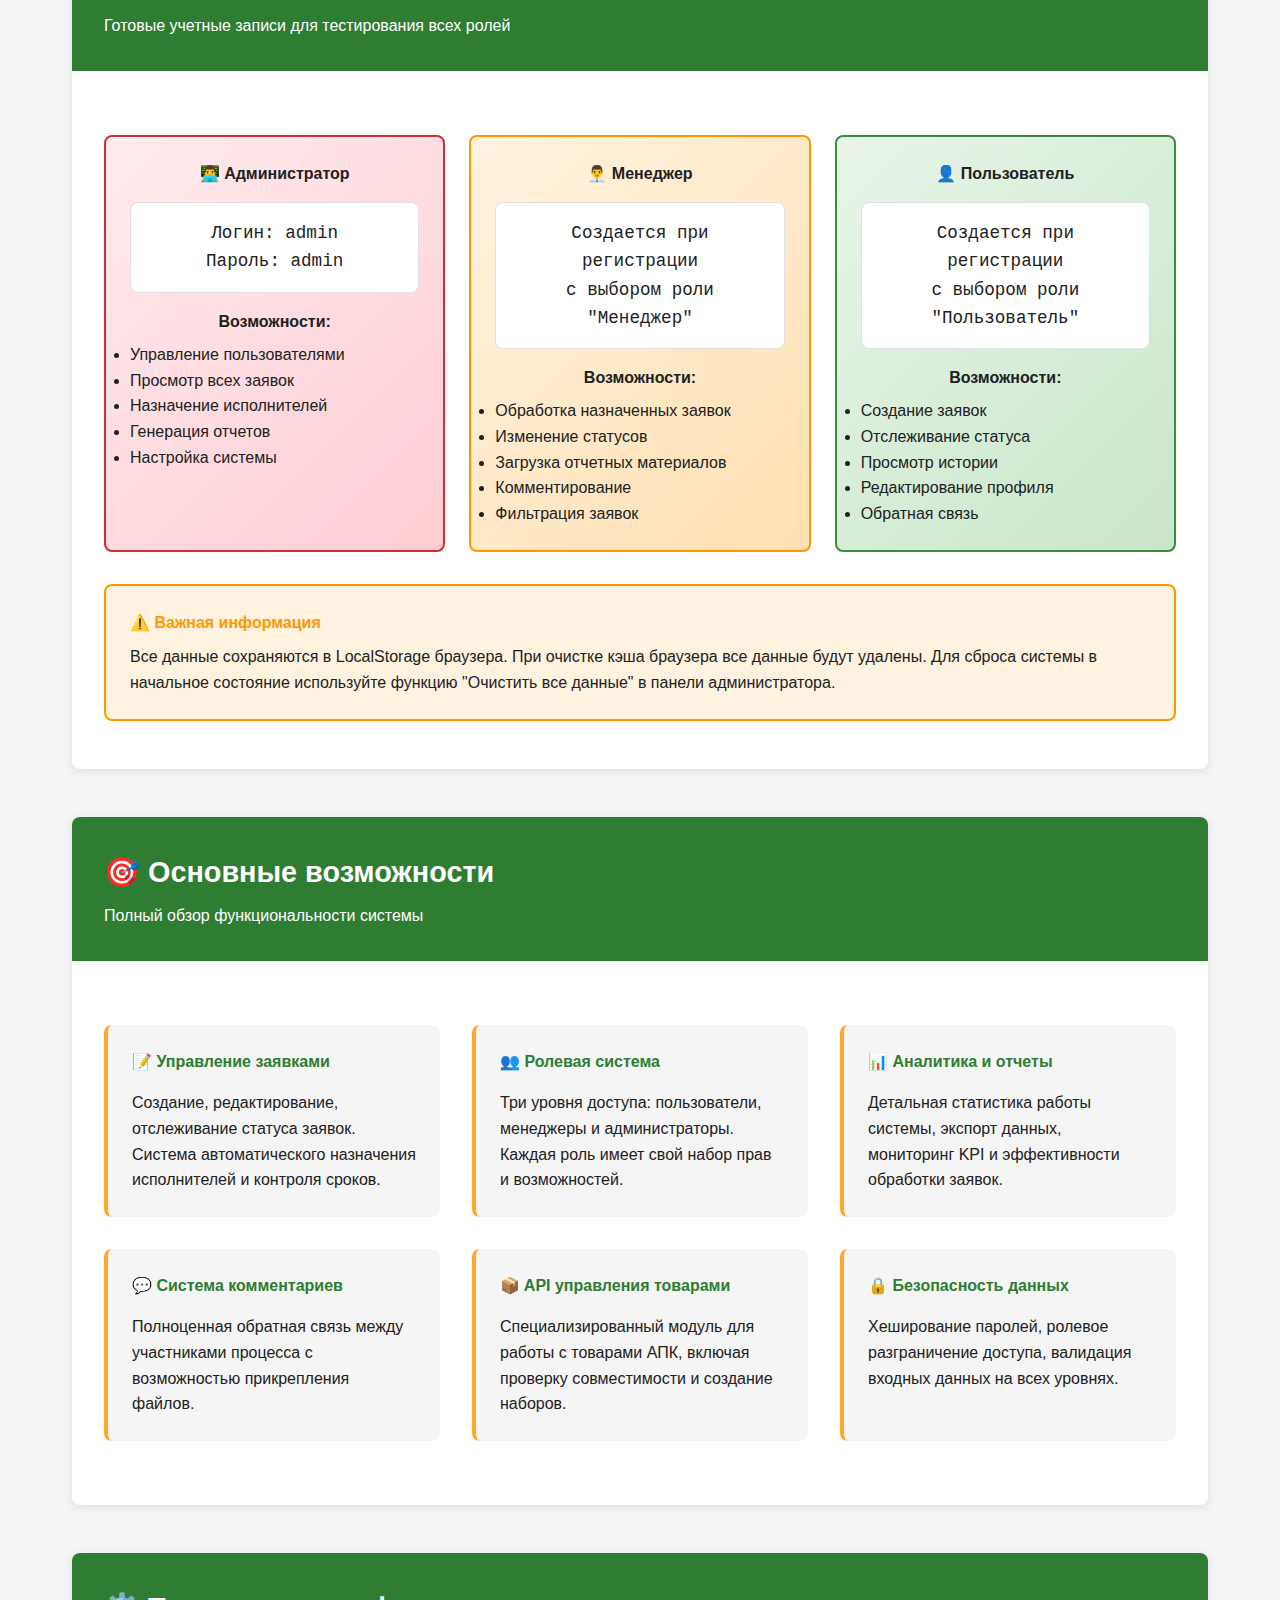
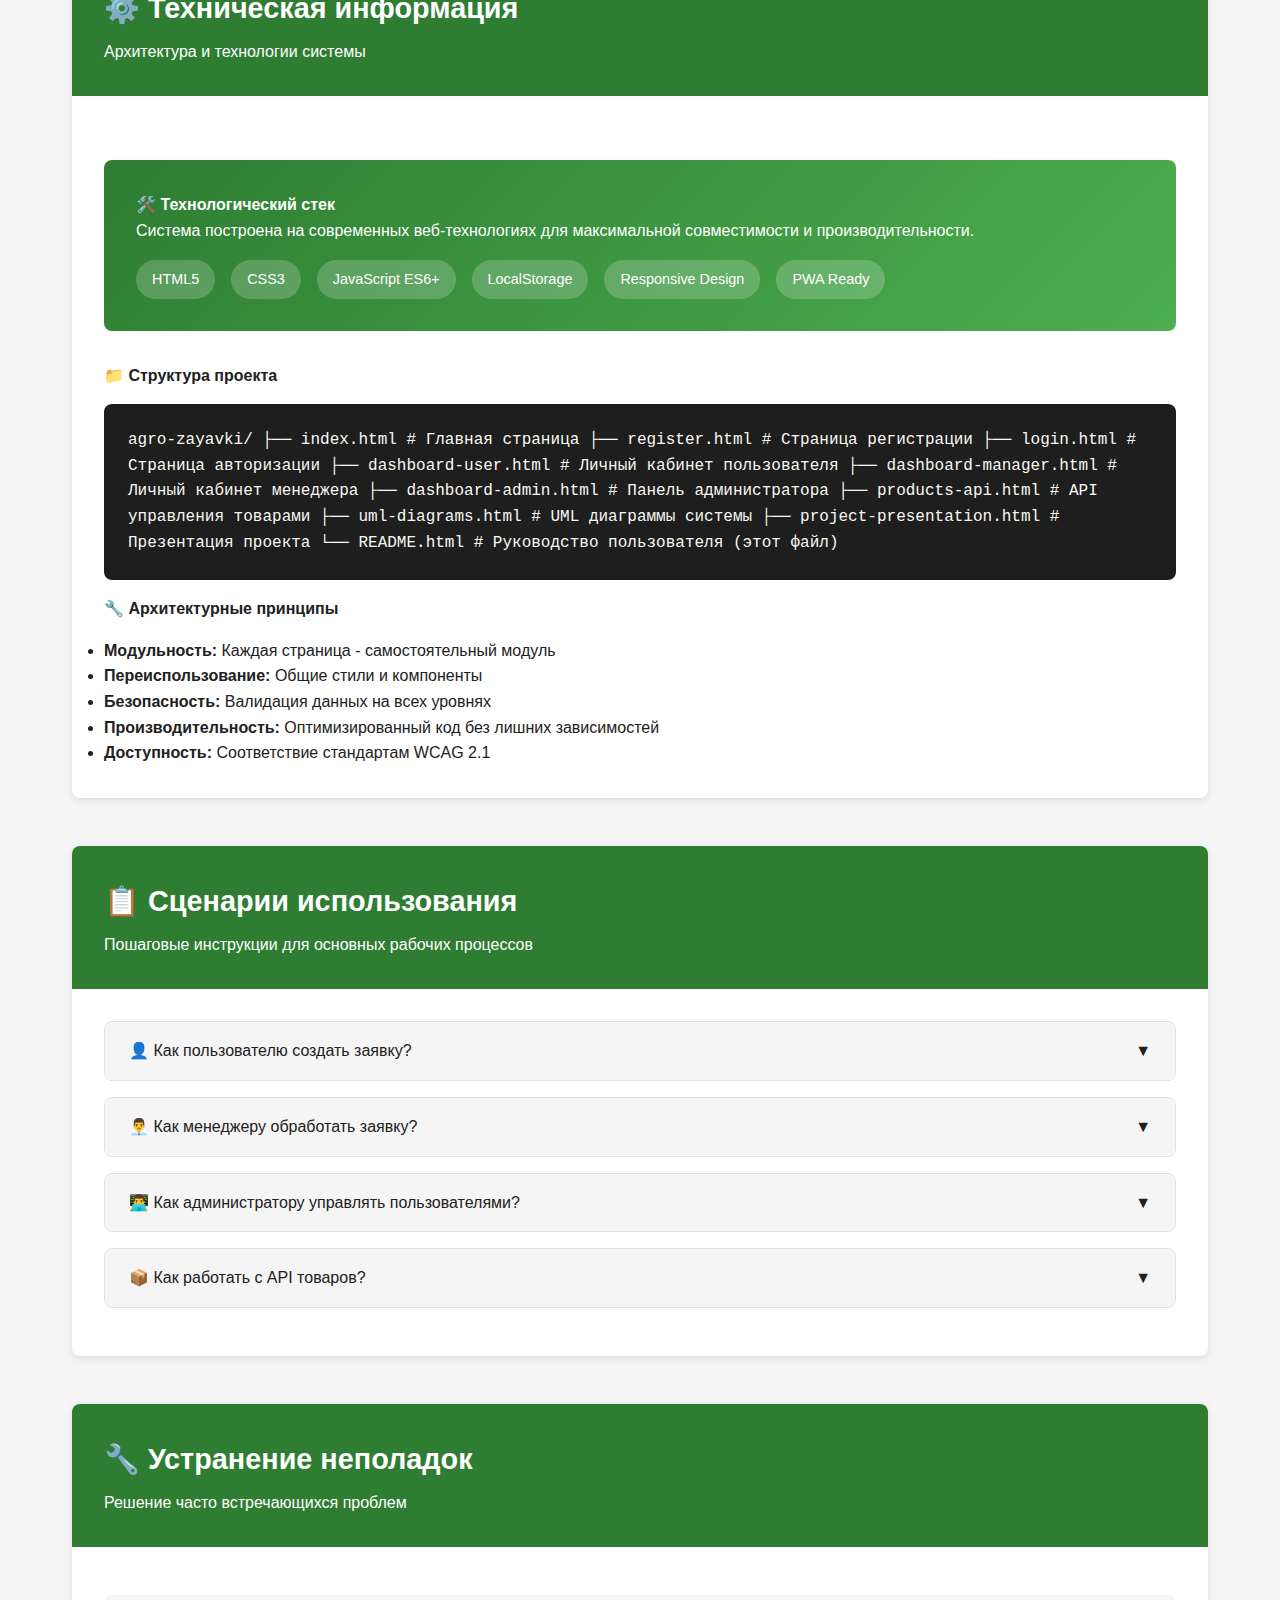
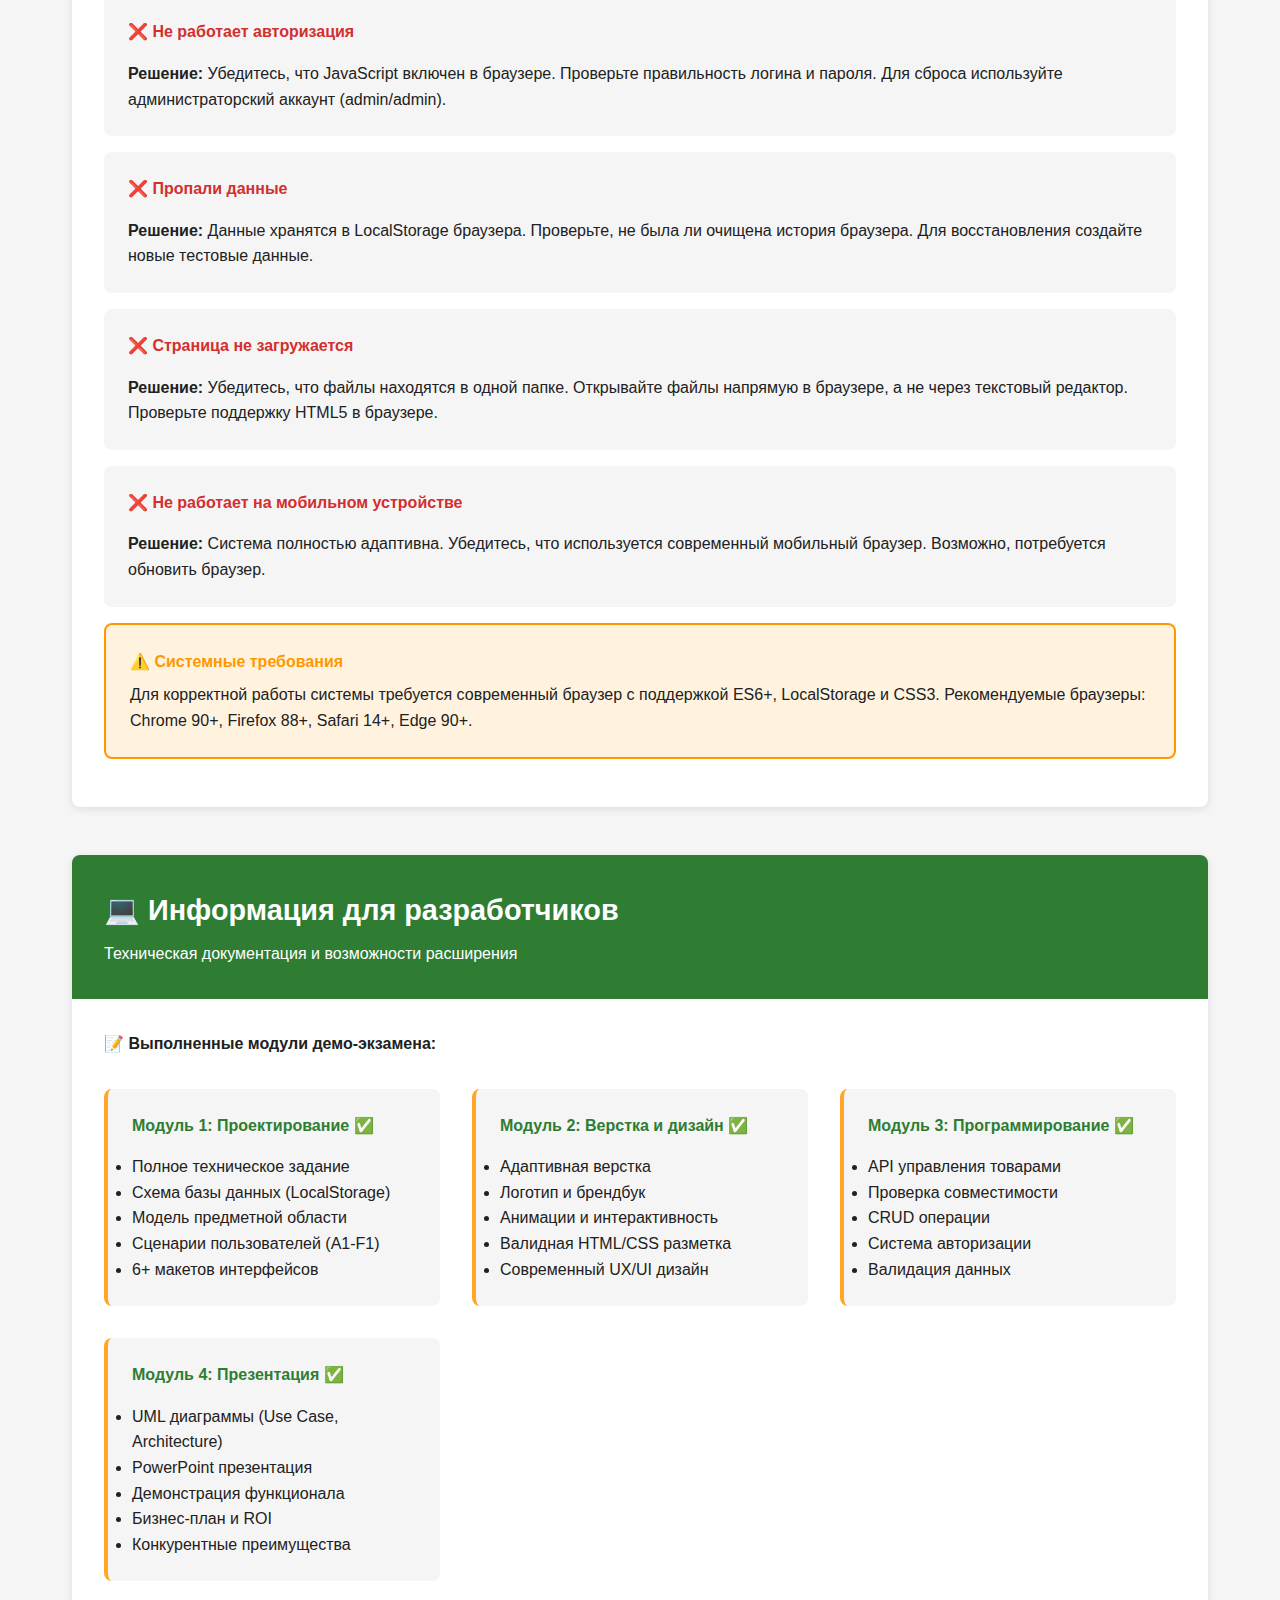
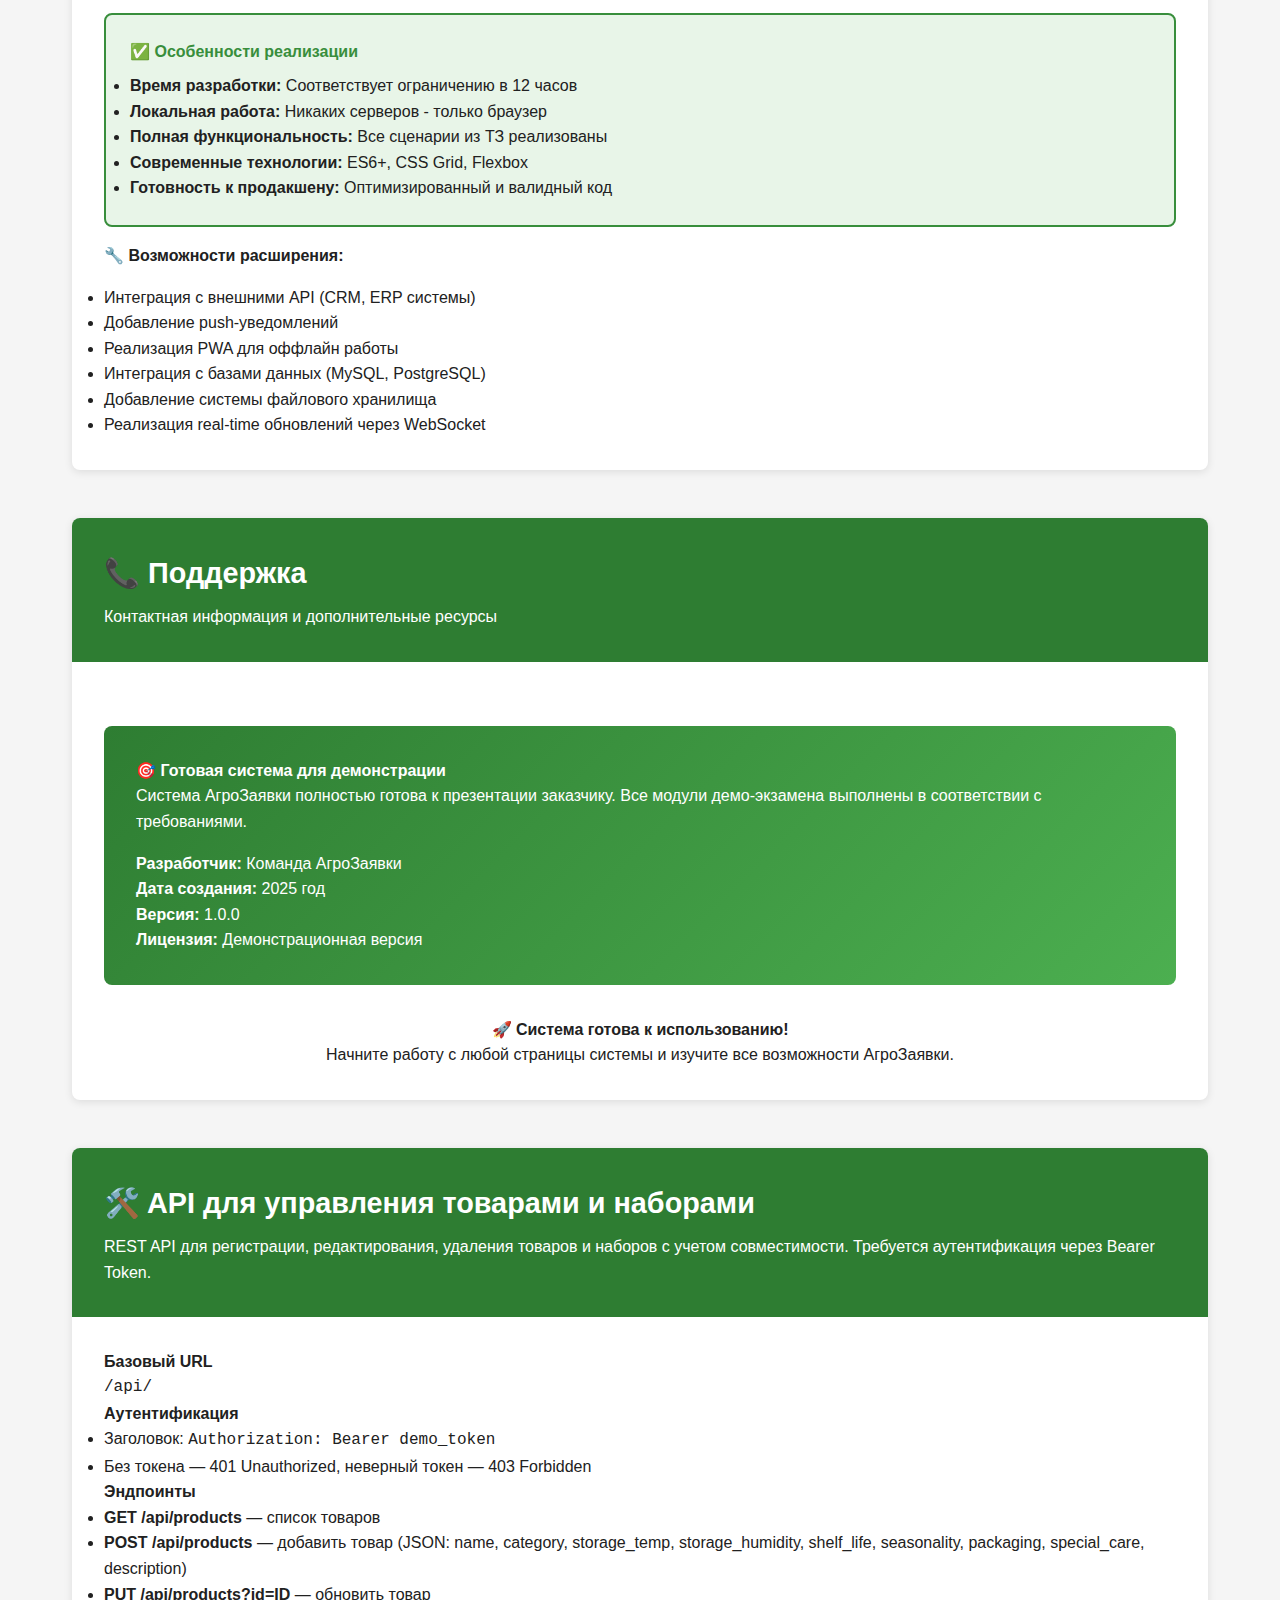
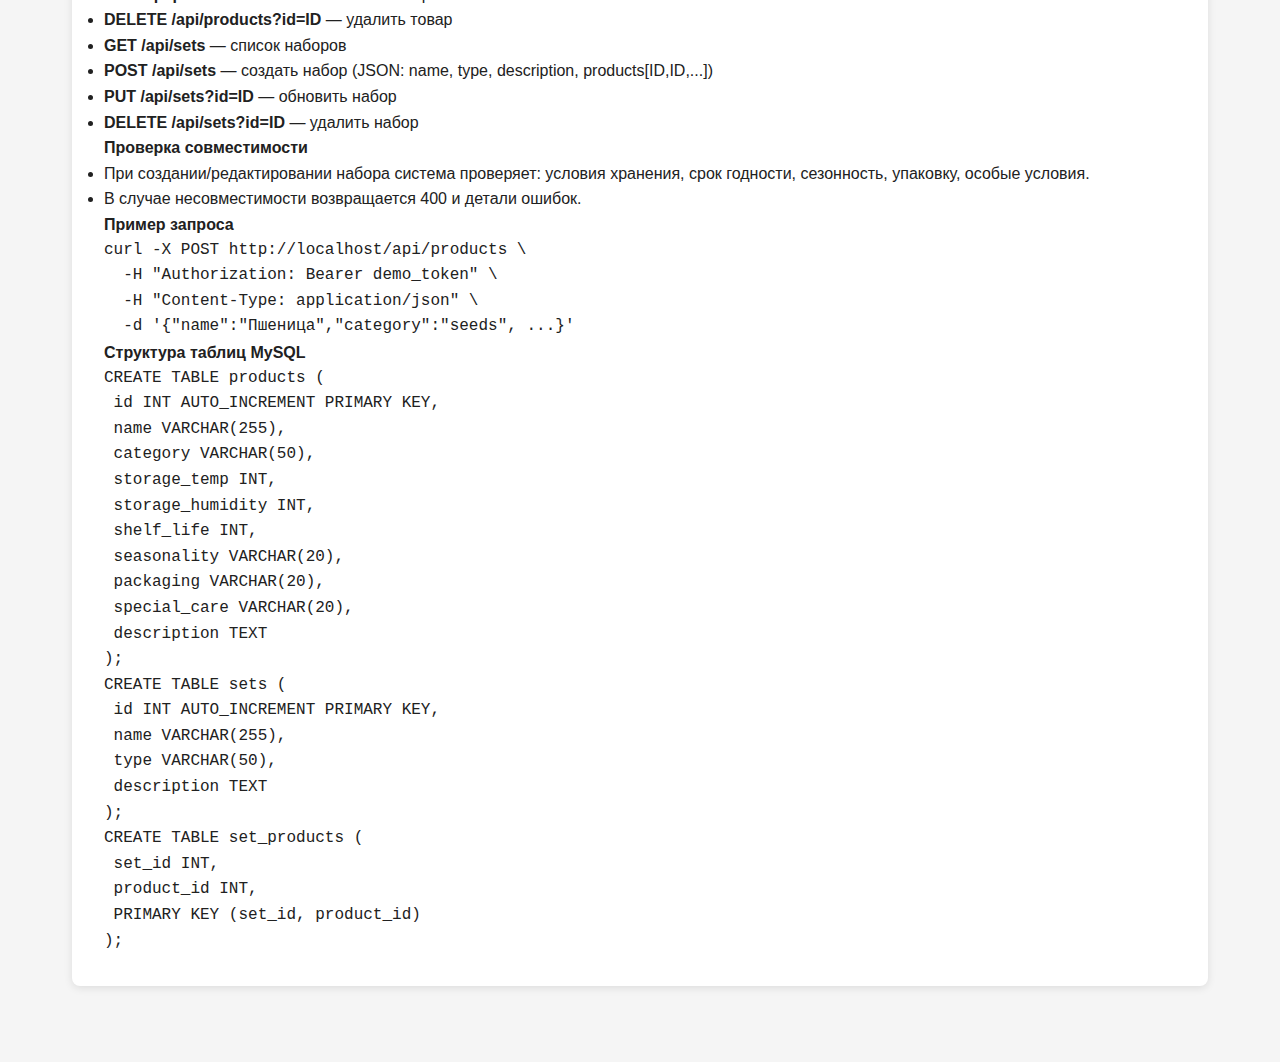
<file: README.html>
<!DOCTYPE html>
<html lang="ru">
 <head>
  <meta charset="utf-8"/>
  <meta content="width=device-width, initial-scale=1.0" name="viewport"/>
  <title>
   Руководство пользователя - АгроЗаявки
  </title>
  <link href="css/common.css" rel="stylesheet"/>
  <link href="css/README.css" rel="stylesheet"/>
 </head>
 <body>
  <div class="container">
   <header class="header">
    <h1>
     📚 АгроЗаявки
    </h1>
    <p>
     Полное руководство пользователя системы управления заявками для АПК
    </p>
   </header>
   <!-- Quick Navigation -->
   <nav class="navigation-menu">
    <h3 style="margin-bottom: 1rem; color: var(--primary-color);">
     Быстрая навигация
    </h3>
    <div class="nav-links">
     <a class="nav-link" href="index.html" target="_blank">
      <span class="icon">
       🏠
      </span>
      <span>
       Главная страница
      </span>
     </a>
     <a class="nav-link" href="register.html" target="_blank">
      <span class="icon">
       📝
      </span>
      <span>
       Регистрация
      </span>
     </a>
     <a class="nav-link" href="login.html" target="_blank">
      <span class="icon">
       🔐
      </span>
      <span>
       Авторизация
      </span>
     </a>
     <a class="nav-link" href="dashboard-user.html" target="_blank">
      <span class="icon">
       👤
      </span>
      <span>
       Кабинет пользователя
      </span>
     </a>
     <a class="nav-link" href="dashboard-manager.html" target="_blank">
      <span class="icon">
       👨‍💼
      </span>
      <span>
       Кабинет менеджера
      </span>
     </a>
     <a class="nav-link" href="dashboard-admin.html" target="_blank">
      <span class="icon">
       👨‍💻
      </span>
      <span>
       Панель администратора
      </span>
     </a>
     <a class="nav-link" href="products-api.html" target="_blank">
      <span class="icon">
       📦
      </span>
      <span>
       API Товаров
      </span>
     </a>
     <a class="nav-link" href="uml-diagrams.html" target="_blank">
      <span class="icon">
       🏗️
      </span>
      <span>
       UML Диаграммы
      </span>
     </a>
     <a class="nav-link" href="project-presentation.html" target="_blank">
      <span class="icon">
       📊
      </span>
      <span>
       Презентация
      </span>
     </a>
    </div>
   </nav>
   <!-- Getting Started -->
   <section class="section">
    <div class="section-header">
     <h2>
      🚀 Быстрый старт
     </h2>
     <p>
      Как начать работу с системой АгроЗаявки
     </p>
    </div>
    <div class="section-body">
     <div class="success-box">
      <h4>
       ✅ Система полностью готова к работе!
      </h4>
      <p>
       Все файлы находятся в локальной папке и работают без установки дополнительного ПО. Просто откройте любой HTML файл в браузере.
      </p>
     </div>
     <div class="steps-list">
      <div class="step">
       <h4>
        Откройте главную страницу
       </h4>
       <p>
        Начните с файла
        <code>
         index.html
        </code>
        - это главная страница системы с описанием возможностей.
       </p>
      </div>
      <div class="step">
       <h4>
        Зарегистрируйтесь или войдите
       </h4>
       <p>
        Используйте готовые демо-аккаунты или создайте новых пользователей через форму регистрации.
       </p>
      </div>
      <div class="step">
       <h4>
        Изучите функционал
       </h4>
       <p>
        В зависимости от роли, вам будут доступны разные возможности системы.
       </p>
      </div>
      <div class="step">
       <h4>
        Создайте тестовые данные
       </h4>
       <p>
        Добавьте заявки, товары и протестируйте все сценарии работы.
       </p>
      </div>
     </div>
    </div>
   </section>
   <!-- Demo Accounts -->
   <section class="section">
    <div class="section-header">
     <h2>
      👥 Демо-аккаунты
     </h2>
     <p>
      Готовые учетные записи для тестирования всех ролей
     </p>
    </div>
    <div class="section-body">
     <div class="demo-accounts">
      <div class="account-card admin">
       <h4>
        👨‍💻 Администратор
       </h4>
       <div class="credentials">
        Логин: admin
        <br/>
        Пароль: admin
       </div>
       <p>
        <strong>
         Возможности:
        </strong>
       </p>
       <ul style="text-align: left; margin-top: 0.5rem;">
        <li>
         Управление пользователями
        </li>
        <li>
         Просмотр всех заявок
        </li>
        <li>
         Назначение исполнителей
        </li>
        <li>
         Генерация отчетов
        </li>
        <li>
         Настройка системы
        </li>
       </ul>
      </div>
      <div class="account-card manager">
       <h4>
        👨‍💼 Менеджер
       </h4>
       <div class="credentials">
        Создается при регистрации
        <br/>
        с выбором роли "Менеджер"
       </div>
       <p>
        <strong>
         Возможности:
        </strong>
       </p>
       <ul style="text-align: left; margin-top: 0.5rem;">
        <li>
         Обработка назначенных заявок
        </li>
        <li>
         Изменение статусов
        </li>
        <li>
         Загрузка отчетных материалов
        </li>
        <li>
         Комментирование
        </li>
        <li>
         Фильтрация заявок
        </li>
       </ul>
      </div>
      <div class="account-card user">
       <h4>
        👤 Пользователь
       </h4>
       <div class="credentials">
        Создается при регистрации
        <br/>
        с выбором роли "Пользователь"
       </div>
       <p>
        <strong>
         Возможности:
        </strong>
       </p>
       <ul style="text-align: left; margin-top: 0.5rem;">
        <li>
         Создание заявок
        </li>
        <li>
         Отслеживание статуса
        </li>
        <li>
         Просмотр истории
        </li>
        <li>
         Редактирование профиля
        </li>
        <li>
         Обратная связь
        </li>
       </ul>
      </div>
     </div>
     <div class="warning-box">
      <h4>
       ⚠️ Важная информация
      </h4>
      <p>
       Все данные сохраняются в LocalStorage браузера. При очистке кэша браузера все данные будут удалены. Для сброса системы в начальное состояние используйте функцию "Очистить все данные" в панели администратора.
      </p>
     </div>
    </div>
   </section>
   <!-- System Features -->
   <section class="section">
    <div class="section-header">
     <h2>
      🎯 Основные возможности
     </h2>
     <p>
      Полный обзор функциональности системы
     </p>
    </div>
    <div class="section-body">
     <div class="feature-grid">
      <div class="feature-card">
       <h4>
        📝 Управление заявками
       </h4>
       <p>
        Создание, редактирование, отслеживание статуса заявок. Система автоматического назначения исполнителей и контроля сроков.
       </p>
      </div>
      <div class="feature-card">
       <h4>
        👥 Ролевая система
       </h4>
       <p>
        Три уровня доступа: пользователи, менеджеры и администраторы. Каждая роль имеет свой набор прав и возможностей.
       </p>
      </div>
      <div class="feature-card">
       <h4>
        📊 Аналитика и отчеты
       </h4>
       <p>
        Детальная статистика работы системы, экспорт данных, мониторинг KPI и эффективности обработки заявок.
       </p>
      </div>
      <div class="feature-card">
       <h4>
        💬 Система комментариев
       </h4>
       <p>
        Полноценная обратная связь между участниками процесса с возможностью прикрепления файлов.
       </p>
      </div>
      <div class="feature-card">
       <h4>
        📦 API управления товарами
       </h4>
       <p>
        Специализированный модуль для работы с товарами АПК, включая проверку совместимости и создание наборов.
       </p>
      </div>
      <div class="feature-card">
       <h4>
        🔒 Безопасность данных
       </h4>
       <p>
        Хеширование паролей, ролевое разграничение доступа, валидация входных данных на всех уровнях.
       </p>
      </div>
     </div>
    </div>
   </section>
   <!-- Technical Information -->
   <section class="section">
    <div class="section-header">
     <h2>
      ⚙️ Техническая информация
     </h2>
     <p>
      Архитектура и технологии системы
     </p>
    </div>
    <div class="section-body">
     <div class="tech-info">
      <h4>
       🛠️ Технологический стек
      </h4>
      <p>
       Система построена на современных веб-технологиях для максимальной совместимости и производительности.
      </p>
      <div class="tech-stack">
       <span class="tech-badge">
        HTML5
       </span>
       <span class="tech-badge">
        CSS3
       </span>
       <span class="tech-badge">
        JavaScript ES6+
       </span>
       <span class="tech-badge">
        LocalStorage
       </span>
       <span class="tech-badge">
        Responsive Design
       </span>
       <span class="tech-badge">
        PWA Ready
       </span>
      </div>
     </div>
     <h4>
      📁 Структура проекта
     </h4>
     <div class="file-structure">
      agro-zayavki/
├── index.html              # Главная страница
├── register.html           # Страница регистрации
├── login.html              # Страница авторизации
├── dashboard-user.html     # Личный кабинет пользователя
├── dashboard-manager.html  # Личный кабинет менеджера
├── dashboard-admin.html    # Панель администратора
├── products-api.html       # API управления товарами
├── uml-diagrams.html       # UML диаграммы системы
├── project-presentation.html # Презентация проекта
└── README.html             # Руководство пользователя (этот файл)
     </div>
     <h4>
      🔧 Архитектурные принципы
     </h4>
     <ul style="margin-top: 1rem;">
      <li>
       <strong>
        Модульность:
       </strong>
       Каждая страница - самостоятельный модуль
      </li>
      <li>
       <strong>
        Переиспользование:
       </strong>
       Общие стили и компоненты
      </li>
      <li>
       <strong>
        Безопасность:
       </strong>
       Валидация данных на всех уровнях
      </li>
      <li>
       <strong>
        Производительность:
       </strong>
       Оптимизированный код без лишних зависимостей
      </li>
      <li>
       <strong>
        Доступность:
       </strong>
       Соответствие стандартам WCAG 2.1
      </li>
     </ul>
    </div>
   </section>
   <!-- User Scenarios -->
   <section class="section">
    <div class="section-header">
     <h2>
      📋 Сценарии использования
     </h2>
     <p>
      Пошаговые инструкции для основных рабочих процессов
     </p>
    </div>
    <div class="section-body">
     <div class="faq-item">
      <div class="faq-question" onclick="toggleFaq(this)">
       <span>
        👤 Как пользователю создать заявку?
       </span>
       <span>
        ▼
       </span>
      </div>
      <div class="faq-answer">
       <ol>
        <li>
         Зарегистрируйтесь или войдите в систему
        </li>
        <li>
         В личном кабинете нажмите "Создать заявку"
        </li>
        <li>
         Заполните все обязательные поля: заголовок, категория, приоритет, описание
        </li>
        <li>
         Нажмите "Создать заявку"
        </li>
        <li>
         Заявка появится в разделе "Мои заявки" со статусом "Новая"
        </li>
       </ol>
      </div>
     </div>
     <div class="faq-item">
      <div class="faq-question" onclick="toggleFaq(this)">
       <span>
        👨‍💼 Как менеджеру обработать заявку?
       </span>
       <span>
        ▼
       </span>
      </div>
      <div class="faq-answer">
       <ol>
        <li>
         Войдите в систему как менеджер
        </li>
        <li>
         Перейдите в раздел "Заявки на исполнении"
        </li>
        <li>
         Выберите заявку и нажмите "Обработать"
        </li>
        <li>
         Измените статус на "В работе"
        </li>
        <li>
         Добавьте комментарий о ходе выполнения
        </li>
        <li>
         При завершении загрузите отчетные материалы
        </li>
        <li>
         Измените статус на "Выполнена"
        </li>
       </ol>
      </div>
     </div>
     <div class="faq-item">
      <div class="faq-question" onclick="toggleFaq(this)">
       <span>
        👨‍💻 Как администратору управлять пользователями?
       </span>
       <span>
        ▼
       </span>
      </div>
      <div class="faq-answer">
       <ol>
        <li>
         Войдите как администратор (admin/admin)
        </li>
        <li>
         Перейдите в раздел "Пользователи"
        </li>
        <li>
         Используйте фильтры для поиска нужных пользователей
        </li>
        <li>
         Для добавления нажмите "Добавить пользователя"
        </li>
        <li>
         Для редактирования нажмите "Редактировать" у пользователя
        </li>
        <li>
         Для блокировки используйте кнопку "Заблокировать/Активировать"
        </li>
       </ol>
      </div>
     </div>
     <div class="faq-item">
      <div class="faq-question" onclick="toggleFaq(this)">
       <span>
        📦 Как работать с API товаров?
       </span>
       <span>
        ▼
       </span>
      </div>
      <div class="faq-answer">
       <ol>
        <li>
         Откройте страницу "API Товаров"
        </li>
        <li>
         Перейдите на вкладку "Товары"
        </li>
        <li>
         Заполните форму добавления товара
        </li>
        <li>
         Укажите условия хранения, сезонность, упаковку
        </li>
        <li>
         На вкладке "Наборы" создайте наборы из совместимых товаров
        </li>
        <li>
         Используйте вкладку "Совместимость" для проверки товаров
        </li>
        <li>
         На вкладке "Тест API" изучите работу API endpoints
        </li>
       </ol>
      </div>
     </div>
    </div>
   </section>
   <!-- Troubleshooting -->
   <section class="section">
    <div class="section-header">
     <h2>
      🔧 Устранение неполадок
     </h2>
     <p>
      Решение часто встречающихся проблем
     </p>
    </div>
    <div class="section-body">
     <div class="troubleshooting">
      <h4>
       ❌ Не работает авторизация
      </h4>
      <p>
       <strong>
        Решение:
       </strong>
       Убедитесь, что JavaScript включен в браузере. Проверьте правильность логина и пароля. Для сброса используйте администраторский аккаунт (admin/admin).
      </p>
     </div>
     <div class="troubleshooting">
      <h4>
       ❌ Пропали данные
      </h4>
      <p>
       <strong>
        Решение:
       </strong>
       Данные хранятся в LocalStorage браузера. Проверьте, не была ли очищена история браузера. Для восстановления создайте новые тестовые данные.
      </p>
     </div>
     <div class="troubleshooting">
      <h4>
       ❌ Страница не загружается
      </h4>
      <p>
       <strong>
        Решение:
       </strong>
       Убедитесь, что файлы находятся в одной папке. Открывайте файлы напрямую в браузере, а не через текстовый редактор. Проверьте поддержку HTML5 в браузере.
      </p>
     </div>
     <div class="troubleshooting">
      <h4>
       ❌ Не работает на мобильном устройстве
      </h4>
      <p>
       <strong>
        Решение:
       </strong>
       Система полностью адаптивна. Убедитесь, что используется современный мобильный браузер. Возможно, потребуется обновить браузер.
      </p>
     </div>
     <div class="warning-box">
      <h4>
       ⚠️ Системные требования
      </h4>
      <p>
       Для корректной работы системы требуется современный браузер с поддержкой ES6+, LocalStorage и CSS3. Рекомендуемые браузеры: Chrome 90+, Firefox 88+, Safari 14+, Edge 90+.
      </p>
     </div>
    </div>
   </section>
   <!-- Development Info -->
   <section class="section">
    <div class="section-header">
     <h2>
      💻 Информация для разработчиков
     </h2>
     <p>
      Техническая документация и возможности расширения
     </p>
    </div>
    <div class="section-body">
     <h4>
      📝 Выполненные модули демо-экзамена:
     </h4>
     <div class="feature-grid">
      <div class="feature-card">
       <h4>
        Модуль 1: Проектирование ✅
       </h4>
       <ul>
        <li>
         Полное техническое задание
        </li>
        <li>
         Схема базы данных (LocalStorage)
        </li>
        <li>
         Модель предметной области
        </li>
        <li>
         Сценарии пользователей (A1-F1)
        </li>
        <li>
         6+ макетов интерфейсов
        </li>
       </ul>
      </div>
      <div class="feature-card">
       <h4>
        Модуль 2: Верстка и дизайн ✅
       </h4>
       <ul>
        <li>
         Адаптивная верстка
        </li>
        <li>
         Логотип и брендбук
        </li>
        <li>
         Анимации и интерактивность
        </li>
        <li>
         Валидная HTML/CSS разметка
        </li>
        <li>
         Современный UX/UI дизайн
        </li>
       </ul>
      </div>
      <div class="feature-card">
       <h4>
        Модуль 3: Программирование ✅
       </h4>
       <ul>
        <li>
         API управления товарами
        </li>
        <li>
         Проверка совместимости
        </li>
        <li>
         CRUD операции
        </li>
        <li>
         Система авторизации
        </li>
        <li>
         Валидация данных
        </li>
       </ul>
      </div>
      <div class="feature-card">
       <h4>
        Модуль 4: Презентация ✅
       </h4>
       <ul>
        <li>
         UML диаграммы (Use Case, Architecture)
        </li>
        <li>
         PowerPoint презентация
        </li>
        <li>
         Демонстрация функционала
        </li>
        <li>
         Бизнес-план и ROI
        </li>
        <li>
         Конкурентные преимущества
        </li>
       </ul>
      </div>
     </div>
     <div class="success-box">
      <h4>
       ✅ Особенности реализации
      </h4>
      <ul>
       <li>
        <strong>
         Время разработки:
        </strong>
        Соответствует ограничению в 12 часов
       </li>
       <li>
        <strong>
         Локальная работа:
        </strong>
        Никаких серверов - только браузер
       </li>
       <li>
        <strong>
         Полная функциональность:
        </strong>
        Все сценарии из ТЗ реализованы
       </li>
       <li>
        <strong>
         Современные технологии:
        </strong>
        ES6+, CSS Grid, Flexbox
       </li>
       <li>
        <strong>
         Готовность к продакшену:
        </strong>
        Оптимизированный и валидный код
       </li>
      </ul>
     </div>
     <h4>
      🔧 Возможности расширения:
     </h4>
     <ul style="margin-top: 1rem;">
      <li>
       Интеграция с внешними API (CRM, ERP системы)
      </li>
      <li>
       Добавление push-уведомлений
      </li>
      <li>
       Реализация PWA для оффлайн работы
      </li>
      <li>
       Интеграция с базами данных (MySQL, PostgreSQL)
      </li>
      <li>
       Добавление системы файлового хранилища
      </li>
      <li>
       Реализация real-time обновлений через WebSocket
      </li>
     </ul>
    </div>
   </section>
   <!-- Contact Information -->
   <section class="section">
    <div class="section-header">
     <h2>
      📞 Поддержка
     </h2>
     <p>
      Контактная информация и дополнительные ресурсы
     </p>
    </div>
    <div class="section-body">
     <div class="tech-info">
      <h4>
       🎯 Готовая система для демонстрации
      </h4>
      <p>
       Система АгроЗаявки полностью готова к презентации заказчику. Все модули демо-экзамена выполнены в соответствии с требованиями.
      </p>
      <div style="margin-top: 1rem;">
       <p>
        <strong>
         Разработчик:
        </strong>
        Команда АгроЗаявки
       </p>
       <p>
        <strong>
         Дата создания:
        </strong>
        2025 год
       </p>
       <p>
        <strong>
         Версия:
        </strong>
        1.0.0
       </p>
       <p>
        <strong>
         Лицензия:
        </strong>
        Демонстрационная версия
       </p>
      </div>
     </div>
     <div style="text-align: center; margin-top: 2rem;">
      <h4>
       🚀 Система готова к использованию!
      </h4>
      <p>
       Начните работу с любой страницы системы и изучите все возможности АгроЗаявки.
      </p>
     </div>
    </div>
   </section>
   <!-- API для товаров и наборов -->
   <section class="section">
    <div class="section-header">
     <h2>
      🛠️ API для управления товарами и наборами
     </h2>
     <p>
      REST API для регистрации, редактирования, удаления товаров и наборов с учетом совместимости. Требуется аутентификация через Bearer Token.
     </p>
    </div>
    <div class="section-body">
     <h4>
      Базовый URL
     </h4>
     <pre>
/api/
</pre>
     <h4>
      Аутентификация
     </h4>
     <ul>
      <li>
       Заголовок:
       <code>
        Authorization: Bearer demo_token
       </code>
      </li>
      <li>
       Без токена — 401 Unauthorized, неверный токен — 403 Forbidden
      </li>
     </ul>
     <h4>
      Эндпоинты
     </h4>
     <ul>
      <li>
       <b>
        GET /api/products
       </b>
       — список товаров
      </li>
      <li>
       <b>
        POST /api/products
       </b>
       — добавить товар (JSON: name, category, storage_temp, storage_humidity, shelf_life, seasonality, packaging, special_care, description)
      </li>
      <li>
       <b>
        PUT /api/products?id=ID
       </b>
       — обновить товар
      </li>
      <li>
       <b>
        DELETE /api/products?id=ID
       </b>
       — удалить товар
      </li>
      <li>
       <b>
        GET /api/sets
       </b>
       — список наборов
      </li>
      <li>
       <b>
        POST /api/sets
       </b>
       — создать набор (JSON: name, type, description, products[ID,ID,...])
      </li>
      <li>
       <b>
        PUT /api/sets?id=ID
       </b>
       — обновить набор
      </li>
      <li>
       <b>
        DELETE /api/sets?id=ID
       </b>
       — удалить набор
      </li>
     </ul>
     <h4>
      Проверка совместимости
     </h4>
     <ul>
      <li>
       При создании/редактировании набора система проверяет: условия хранения, срок годности, сезонность, упаковку, особые условия.
      </li>
      <li>
       В случае несовместимости возвращается 400 и детали ошибок.
      </li>
     </ul>
     <h4>
      Пример запроса
     </h4>
     <pre>
curl -X POST http://localhost/api/products \
  -H "Authorization: Bearer demo_token" \
  -H "Content-Type: application/json" \
  -d '{"name":"Пшеница","category":"seeds", ...}'
</pre>
     <h4>
      Структура таблиц MySQL
     </h4>
     <pre>
CREATE TABLE products (
 id INT AUTO_INCREMENT PRIMARY KEY,
 name VARCHAR(255),
 category VARCHAR(50),
 storage_temp INT,
 storage_humidity INT,
 shelf_life INT,
 seasonality VARCHAR(20),
 packaging VARCHAR(20),
 special_care VARCHAR(20),
 description TEXT
);
CREATE TABLE sets (
 id INT AUTO_INCREMENT PRIMARY KEY,
 name VARCHAR(255),
 type VARCHAR(50),
 description TEXT
);
CREATE TABLE set_products (
 set_id INT,
 product_id INT,
 PRIMARY KEY (set_id, product_id)
);
</pre>
    </div>
   </section>
  </div>
  <script src="js/common.js">
  </script>
  <script src="js/README.js">
  </script>
 </body>
</html>
</file>
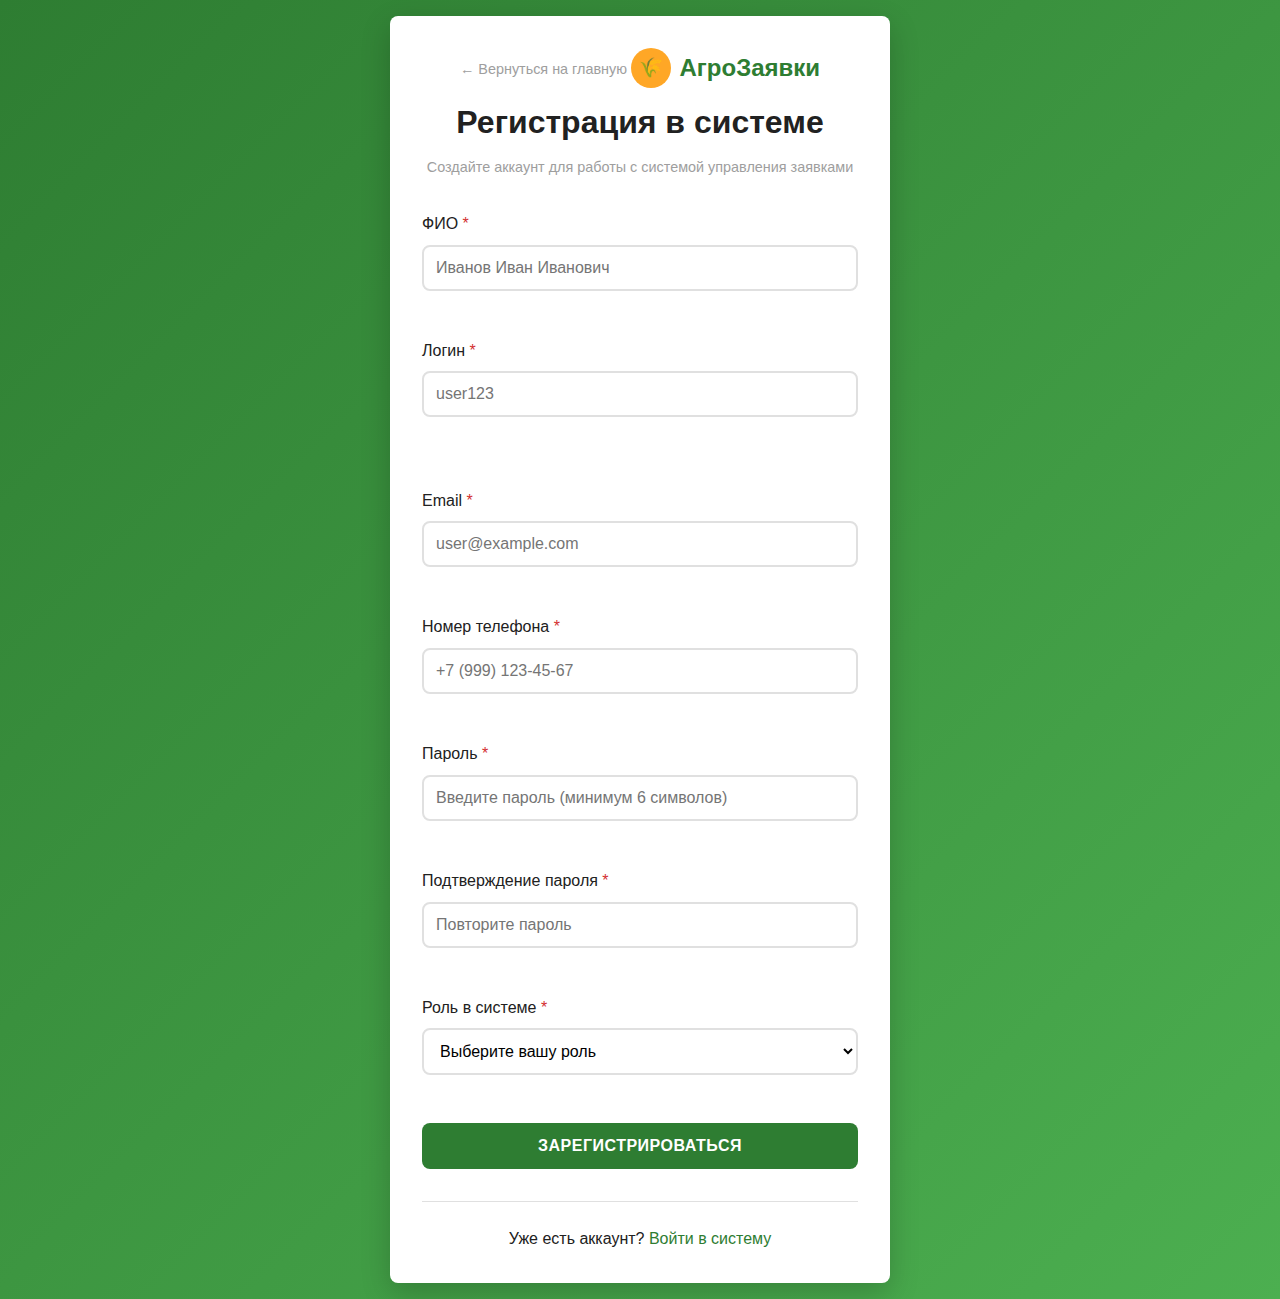
<file: register.html>
<!DOCTYPE html>
<html lang="ru">
 <head>
  <meta charset="utf-8"/>
  <meta content="width=device-width, initial-scale=1.0" name="viewport"/>
  <title>
   Регистрация - АгроЗаявки
  </title>
  <link href="css/common.css" rel="stylesheet"/>
  <link href="css/register.css" rel="stylesheet"/>
 </head>
 <body>
  <div class="register-container">
   <div class="logo-section">
    <a class="home-link" href="index.html">
     ← Вернуться на главную
    </a>
    <a class="logo" href="index.html">
     <div class="logo-icon">
      🌾
     </div>
     АгроЗаявки
    </a>
    <h1 class="page-title">
     Регистрация в системе
    </h1>
    <p class="page-subtitle">
     Создайте аккаунт для работы с системой управления заявками
    </p>
   </div>

   <form id="registerForm" novalidate="">
    <div class="form-group">
     <label class="form-label required" for="fullName">
      ФИО
     </label>
     <input 
       class="form-input" 
       id="fullName" 
       name="fullName" 
       placeholder="Иванов Иван Иванович" 
       required="" 
       type="text"
       autocomplete="name"
     />
     <div class="error-message" id="fullNameError"></div>
    </div>

    <div class="form-group">
     <label class="form-label required" for="login">
      Логин
     </label>
     <input 
       class="form-input" 
       id="login" 
       name="login" 
       placeholder="user123" 
       required="" 
       type="text"
       autocomplete="username"
     />
     <div class="error-message" id="loginError"></div>
     <div class="success-message" id="loginSuccess"></div>
    </div>

    <div class="form-group">
     <label class="form-label required" for="email">
      Email
     </label>
     <input 
       class="form-input" 
       id="email" 
       name="email" 
       placeholder="user@example.com" 
       required="" 
       type="email"
       autocomplete="email"
     />
     <div class="error-message" id="emailError"></div>
    </div>

    <div class="form-group">
     <label class="form-label required" for="phone">
      Номер телефона
     </label>
     <input 
       class="form-input" 
       id="phone" 
       name="phone" 
       placeholder="+7 (999) 123-45-67" 
       required="" 
       type="tel"
       autocomplete="tel"
     />
     <div class="error-message" id="phoneError"></div>
    </div>

    <div class="form-group">
     <label class="form-label required" for="password">
      Пароль
     </label>
     <input 
       class="form-input" 
       id="password" 
       name="password" 
       placeholder="Введите пароль (минимум 6 символов)" 
       required="" 
       type="password"
       autocomplete="new-password"
     />
     <div class="error-message" id="passwordError"></div>
    </div>

    <div class="form-group">
     <label class="form-label required" for="confirmPassword">
      Подтверждение пароля
     </label>
     <input 
       class="form-input" 
       id="confirmPassword" 
       name="confirmPassword" 
       placeholder="Повторите пароль" 
       required="" 
       type="password"
       autocomplete="new-password"
     />
     <div class="error-message" id="confirmPasswordError"></div>
    </div>

    <div class="form-group">
     <label class="form-label required" for="role">
      Роль в системе
     </label>
     <select class="form-select" id="role" name="role" required="">
      <option value="">
       Выберите вашу роль
      </option>
      <option value="user">
       👤 Пользователь
      </option>
      <option value="manager">
       👔 Менеджер
      </option>
     </select>
     <div class="error-message" id="roleError"></div>
    </div>

    <!-- Дополнительные поля для менеджера -->
    <div class="additional-fields" id="managerFields">
     <h4>
      📋 Дополнительная информация для менеджера
     </h4>
     
     <div class="form-group">
      <label class="form-label required" for="department">
       Участок/Отдел
      </label>
      <input 
        class="form-input" 
        id="department" 
        name="department" 
        placeholder="Название участка или отдела" 
        type="text"
      />
      <div class="error-message" id="departmentError"></div>
     </div>

     <div class="form-group">
      <label class="form-label required" for="position">
       Должность
      </label>
      <input 
        class="form-input" 
        id="position" 
        name="position" 
        placeholder="Название должности" 
        type="text"
      />
      <div class="error-message" id="positionError"></div>
     </div>

     <div class="form-group">
      <label class="form-label required" for="positionCode">
       Код должности
      </label>
      <input 
        class="form-input" 
        id="positionCode" 
        name="positionCode" 
        placeholder="Например: MGR001" 
        type="text"
      />
      <div class="error-message" id="positionCodeError"></div>
     </div>
    </div>

    <button class="btn btn-primary" id="submitBtn" type="submit">
     <span class="loading" id="loadingSpinner"></span>
     Зарегистрироваться
    </button>
   </form>

   <div class="links-section">
    <p>
     Уже есть аккаунт?
     <a href="login.html">
      Войти в систему
     </a>
    </p>
   </div>
  </div>

  <!-- Подключение новых скриптов -->
  <script src="js/common.js"></script>
  <script src="js/auth-register.js"></script>
 </body>
</html>
</file>
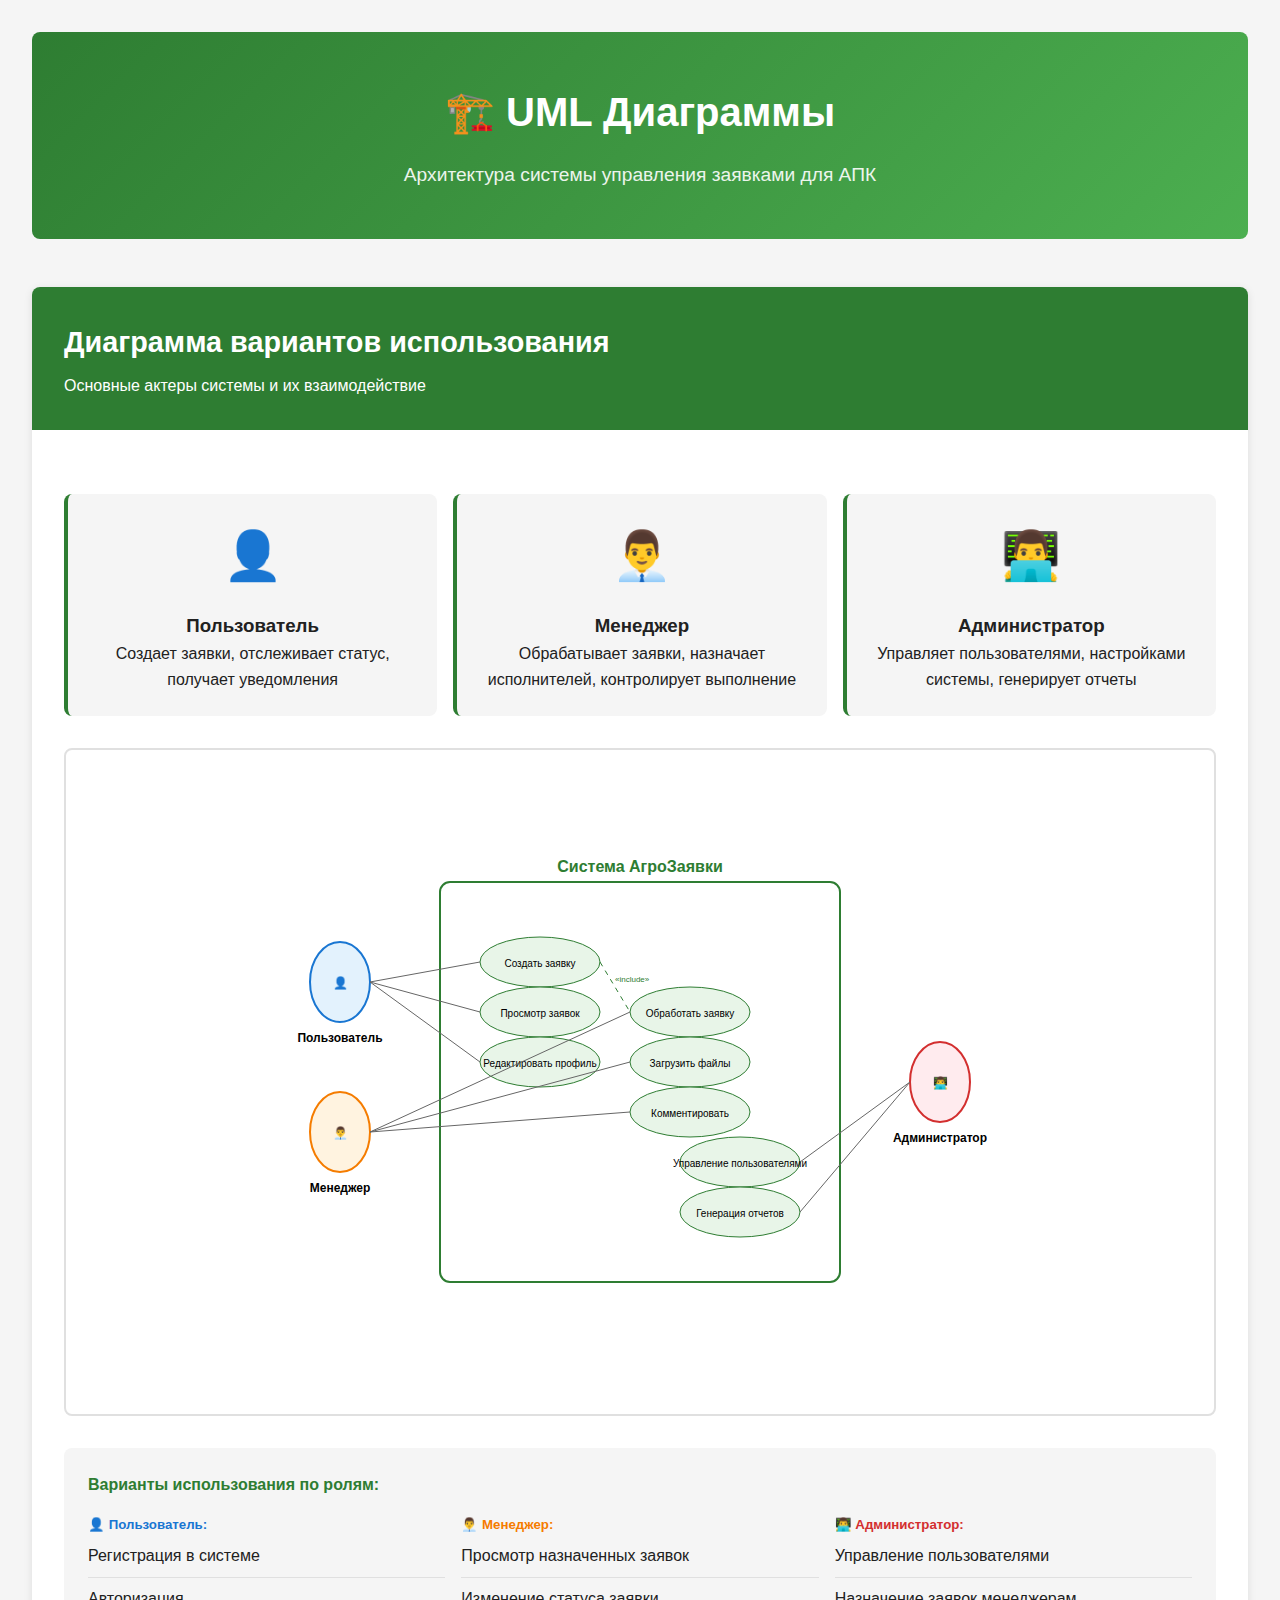
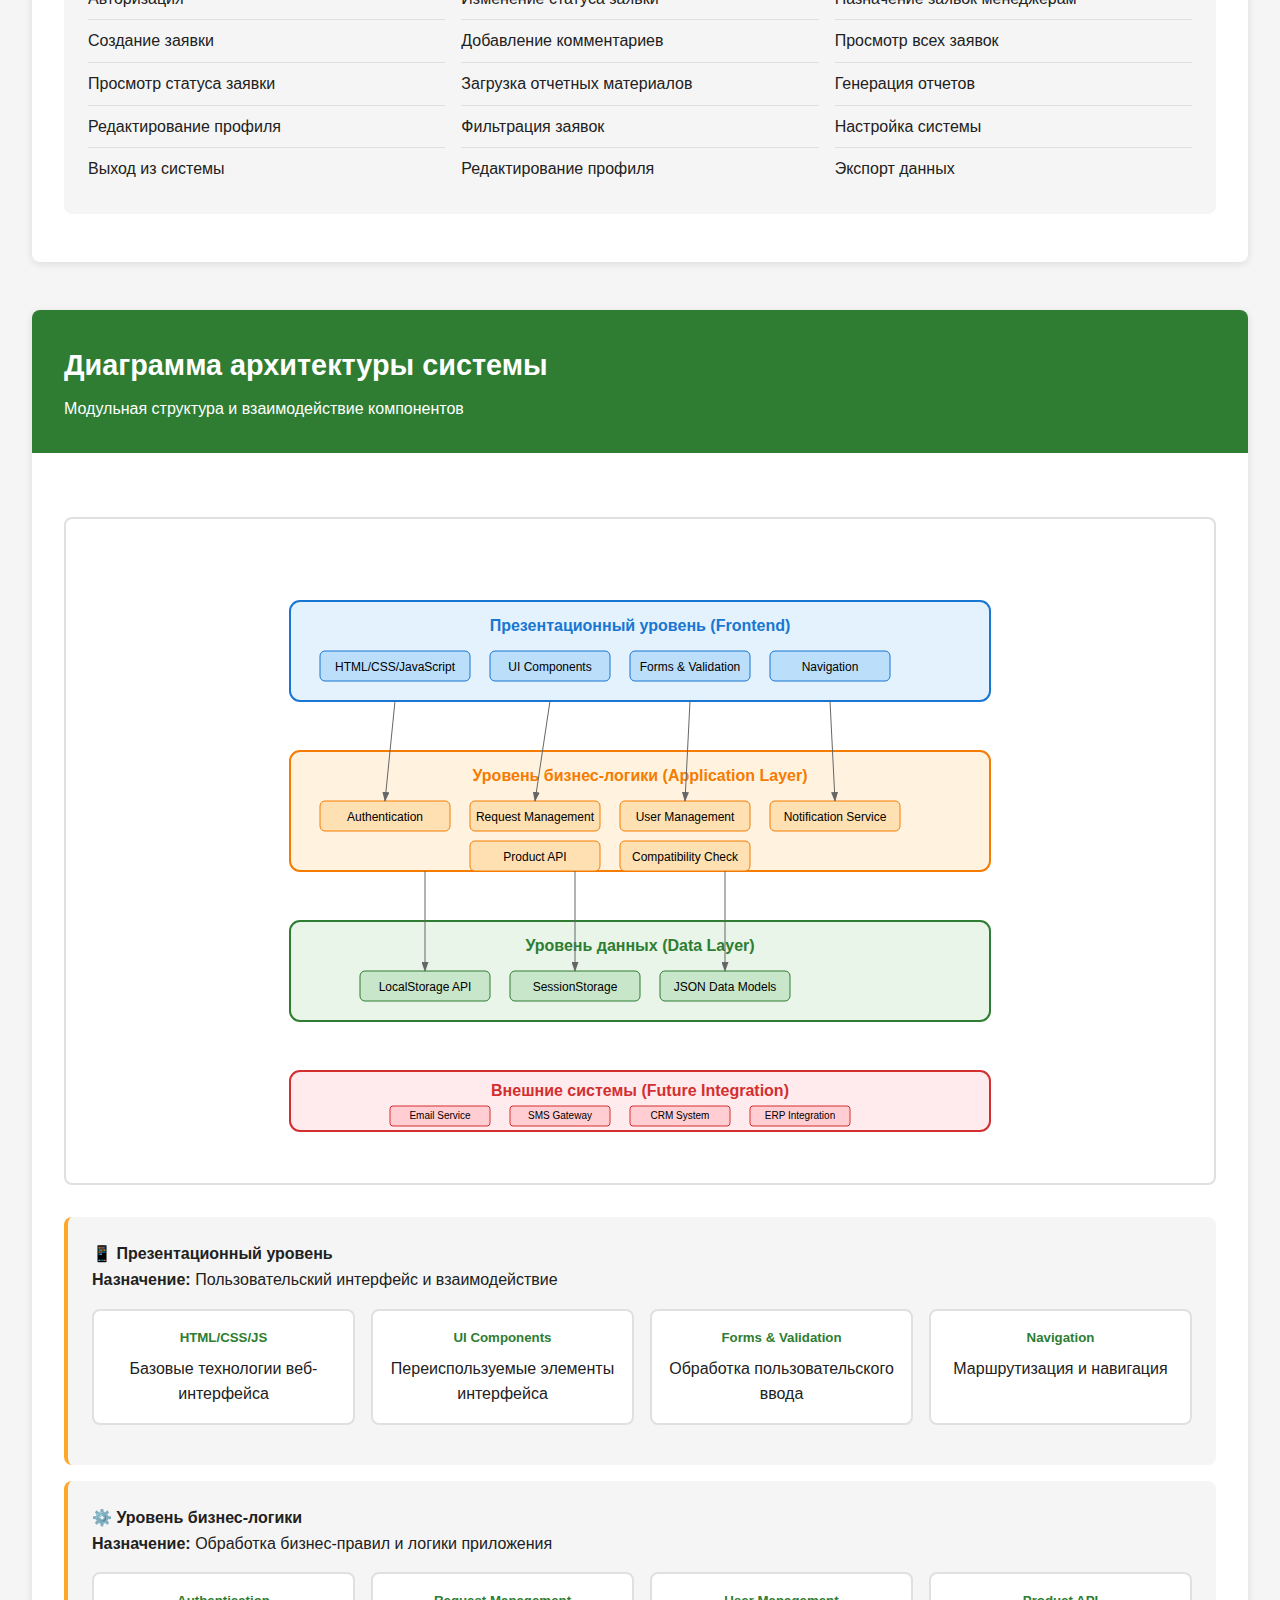
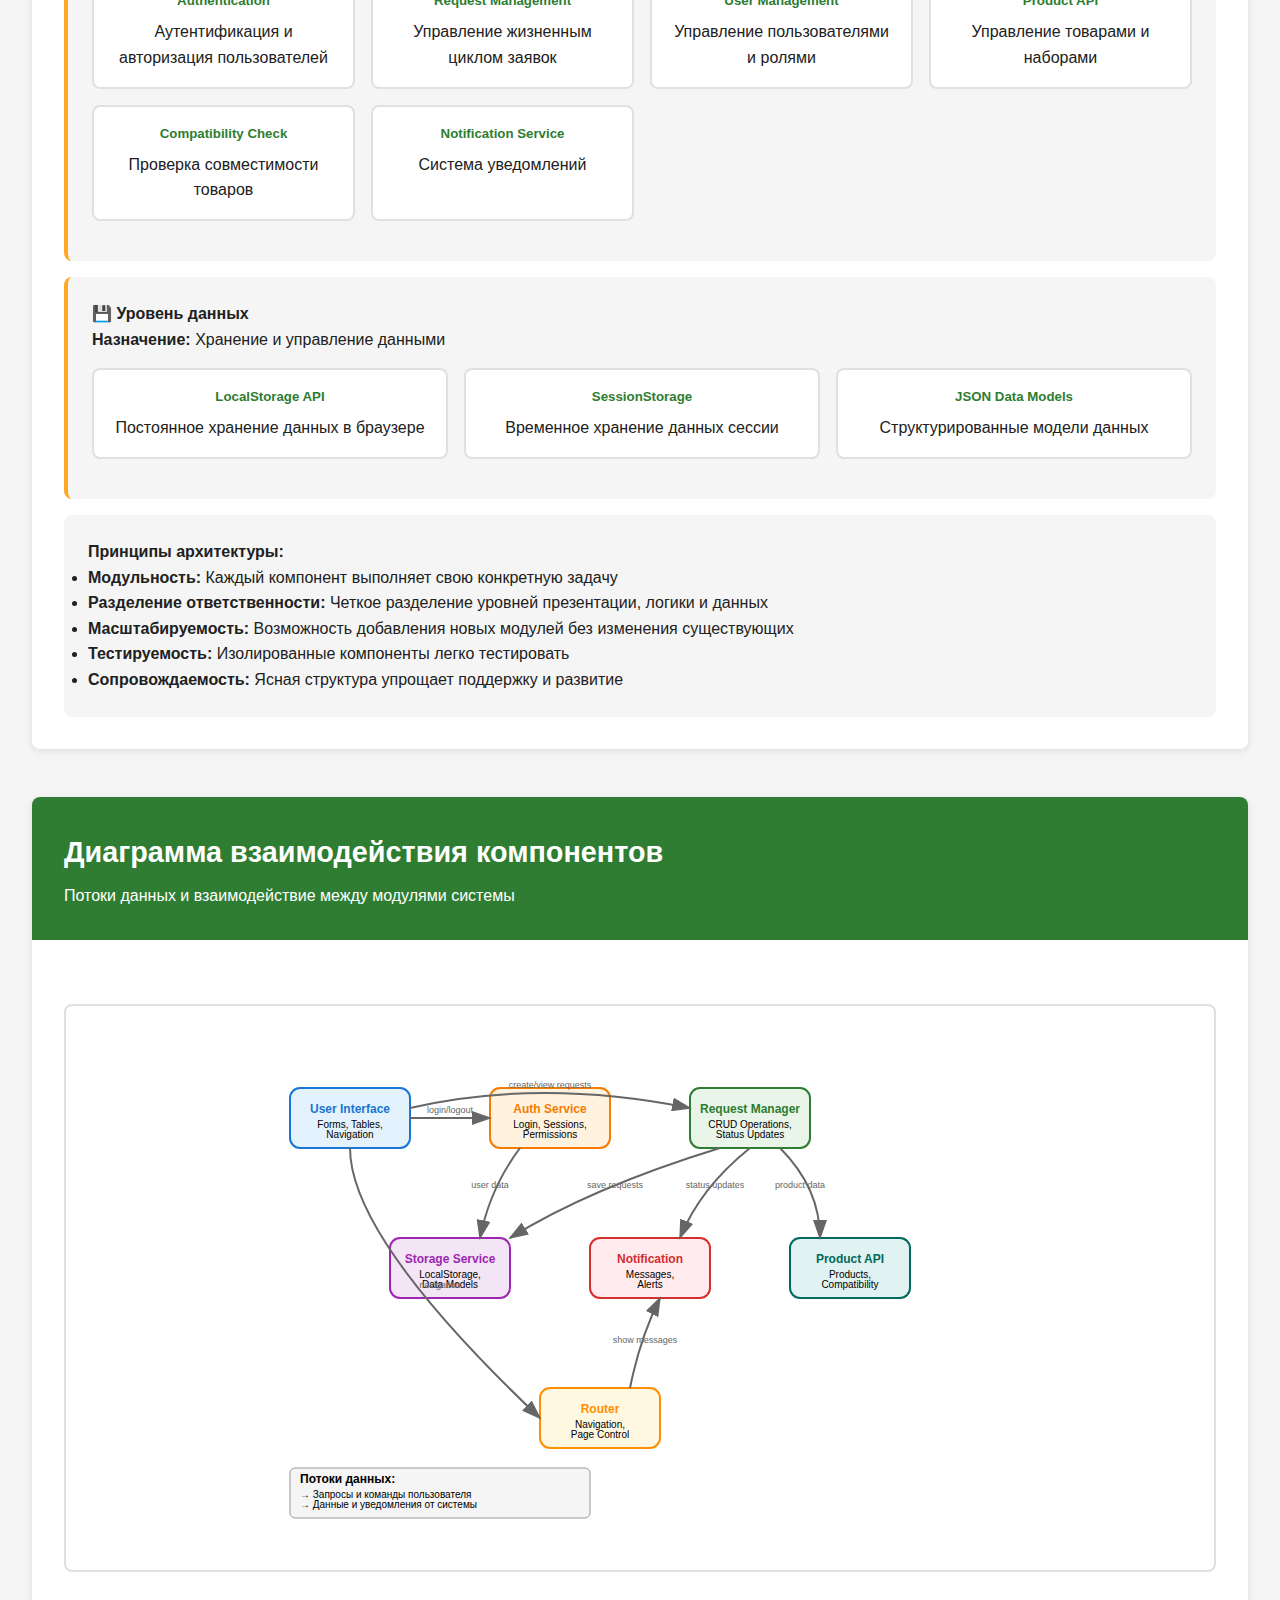
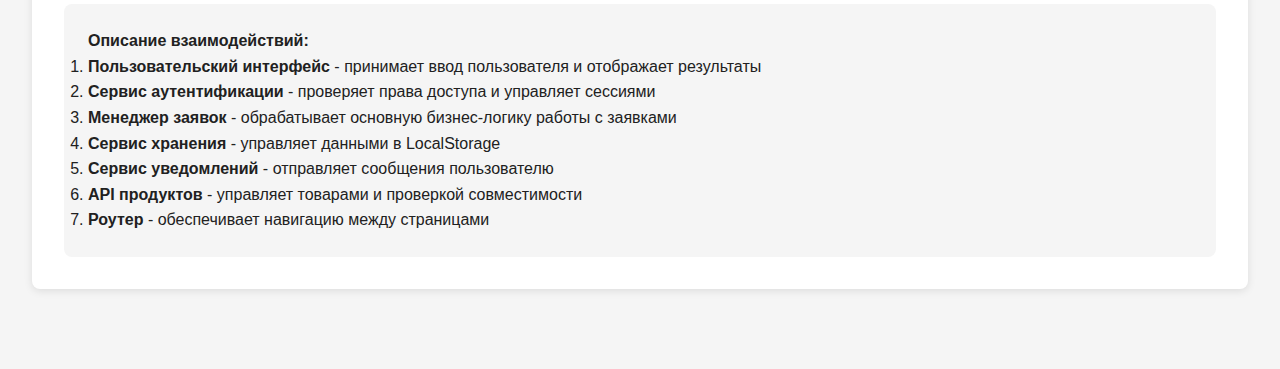
<file: uml-diagrams.html>
<!DOCTYPE html>
<html lang="ru">
<head>
    <meta charset="UTF-8">
    <meta name="viewport" content="width=device-width, initial-scale=1.0">
    <title>UML Диаграммы - АгроЗаявки</title>
    <style>
        :root {
            --primary-color: #2E7D32;
            --secondary-color: #FFA726;
            --background-color: #F5F5F5;
            --text-color: #212121;
            --white: #FFFFFF;
            --gray-light: #E0E0E0;
            --gray-medium: #9E9E9E;
            --shadow: 0 2px 8px rgba(0,0,0,0.1);
            --border-radius: 8px;
        }

        * {
            margin: 0;
            padding: 0;
            box-sizing: border-box;
        }

        body {
            font-family: 'Inter', -apple-system, BlinkMacSystemFont, Arial, sans-serif;
            background-color: var(--background-color);
            color: var(--text-color);
            line-height: 1.6;
        }

        .container {
            max-width: 1400px;
            margin: 0 auto;
            padding: 2rem;
        }

        .header {
            background: linear-gradient(135deg, var(--primary-color), #4CAF50);
            color: var(--white);
            padding: 3rem 0;
            margin-bottom: 3rem;
            border-radius: var(--border-radius);
            text-align: center;
        }

        .header h1 {
            font-size: 2.5rem;
            margin-bottom: 1rem;
        }

        .header p {
            font-size: 1.2rem;
            opacity: 0.9;
        }

        .diagram-section {
            background: var(--white);
            border-radius: var(--border-radius);
            box-shadow: var(--shadow);
            margin-bottom: 3rem;
            overflow: hidden;
        }

        .section-header {
            background: var(--primary-color);
            color: var(--white);
            padding: 2rem;
        }

        .section-header h2 {
            font-size: 1.8rem;
            margin-bottom: 0.5rem;
        }

        .section-body {
            padding: 2rem;
        }

        .diagram-container {
            background: var(--white);
            border: 2px solid var(--gray-light);
            border-radius: var(--border-radius);
            padding: 2rem;
            margin: 2rem 0;
            text-align: center;
            min-height: 400px;
            display: flex;
            flex-direction: column;
            justify-content: center;
            align-items: center;
        }

        .diagram-svg {
            width: 100%;
            max-width: 800px;
            height: auto;
        }

        .diagram-description {
            background: var(--background-color);
            padding: 1.5rem;
            border-radius: var(--border-radius);
            margin-top: 1rem;
        }

        .actors-grid {
            display: grid;
            grid-template-columns: repeat(auto-fit, minmax(200px, 1fr));
            gap: 1rem;
            margin: 2rem 0;
        }

        .actor-card {
            background: var(--background-color);
            padding: 1.5rem;
            border-radius: var(--border-radius);
            text-align: center;
            border-left: 4px solid var(--primary-color);
        }

        .actor-icon {
            font-size: 3rem;
            margin-bottom: 1rem;
        }

        .use-cases-list {
            background: var(--background-color);
            padding: 1.5rem;
            border-radius: var(--border-radius);
            margin: 1rem 0;
        }

        .use-cases-list h4 {
            color: var(--primary-color);
            margin-bottom: 1rem;
        }

        .use-cases-list ul {
            list-style: none;
            padding-left: 0;
        }

        .use-cases-list li {
            padding: 0.5rem 0;
            border-bottom: 1px solid var(--gray-light);
        }

        .use-cases-list li:last-child {
            border-bottom: none;
        }

        .architecture-layer {
            background: var(--background-color);
            padding: 1.5rem;
            border-radius: var(--border-radius);
            margin: 1rem 0;
            border-left: 4px solid var(--secondary-color);
        }

        .components-grid {
            display: grid;
            grid-template-columns: repeat(auto-fit, minmax(250px, 1fr));
            gap: 1rem;
            margin: 1rem 0;
        }

        .component-card {
            background: var(--white);
            padding: 1rem;
            border-radius: var(--border-radius);
            border: 2px solid var(--gray-light);
            text-align: center;
        }

        .component-card h5 {
            color: var(--primary-color);
            margin-bottom: 0.5rem;
        }

        @media (max-width: 768px) {
            .container {
                padding: 1rem;
            }

            .header h1 {
                font-size: 2rem;
            }

            .section-body {
                padding: 1rem;
            }

            .actors-grid {
                grid-template-columns: 1fr;
            }
        }
    </style>
</head>
<body>
    <div class="container">
        <header class="header">
            <h1>🏗️ UML Диаграммы</h1>
            <p>Архитектура системы управления заявками для АПК</p>
        </header>

        <!-- Use Case Diagram -->
        <section class="diagram-section">
            <div class="section-header">
                <h2>Диаграмма вариантов использования</h2>
                <p>Основные актеры системы и их взаимодействие</p>
            </div>
            
            <div class="section-body">
                <div class="actors-grid">
                    <div class="actor-card">
                        <div class="actor-icon">👤</div>
                        <h3>Пользователь</h3>
                        <p>Создает заявки, отслеживает статус, получает уведомления</p>
                    </div>
                    
                    <div class="actor-card">
                        <div class="actor-icon">👨‍💼</div>
                        <h3>Менеджер</h3>
                        <p>Обрабатывает заявки, назначает исполнителей, контролирует выполнение</p>
                    </div>
                    
                    <div class="actor-card">
                        <div class="actor-icon">👨‍💻</div>
                        <h3>Администратор</h3>
                        <p>Управляет пользователями, настройками системы, генерирует отчеты</p>
                    </div>
                </div>

                <div class="diagram-container">
                    <svg class="diagram-svg" viewBox="0 0 800 600" xmlns="http://www.w3.org/2000/svg">
                        <!-- System boundary -->
                        <rect x="200" y="100" width="400" height="400" fill="none" stroke="#2E7D32" stroke-width="2" rx="10"/>
                        <text x="400" y="90" text-anchor="middle" font-size="16" font-weight="bold" fill="#2E7D32">Система АгроЗаявки</text>

                        <!-- Actors -->
                        <!-- User -->
                        <ellipse cx="100" cy="200" rx="30" ry="40" fill="#E3F2FD" stroke="#1976D2" stroke-width="2"/>
                        <text x="100" y="205" text-anchor="middle" font-size="12" fill="#1976D2">👤</text>
                        <text x="100" y="260" text-anchor="middle" font-size="12" font-weight="bold">Пользователь</text>

                        <!-- Manager -->
                        <ellipse cx="100" cy="350" rx="30" ry="40" fill="#FFF3E0" stroke="#F57C00" stroke-width="2"/>
                        <text x="100" y="355" text-anchor="middle" font-size="12" fill="#F57C00">👨‍💼</text>
                        <text x="100" y="410" text-anchor="middle" font-size="12" font-weight="bold">Менеджер</text>

                        <!-- Admin -->
                        <ellipse cx="700" cy="300" rx="30" ry="40" fill="#FFEBEE" stroke="#D32F2F" stroke-width="2"/>
                        <text x="700" y="305" text-anchor="middle" font-size="12" fill="#D32F2F">👨‍💻</text>
                        <text x="700" y="360" text-anchor="middle" font-size="12" font-weight="bold">Администратор</text>

                        <!-- Use Cases -->
                        <!-- User use cases -->
                        <ellipse cx="300" cy="180" rx="60" ry="25" fill="#E8F5E8" stroke="#2E7D32" stroke-width="1"/>
                        <text x="300" y="185" text-anchor="middle" font-size="10">Создать заявку</text>

                        <ellipse cx="300" cy="230" rx="60" ry="25" fill="#E8F5E8" stroke="#2E7D32" stroke-width="1"/>
                        <text x="300" y="235" text-anchor="middle" font-size="10">Просмотр заявок</text>

                        <ellipse cx="300" cy="280" rx="60" ry="25" fill="#E8F5E8" stroke="#2E7D32" stroke-width="1"/>
                        <text x="300" y="285" text-anchor="middle" font-size="10">Редактировать профиль</text>

                        <!-- Manager use cases -->
                        <ellipse cx="450" cy="230" rx="60" ry="25" fill="#E8F5E8" stroke="#2E7D32" stroke-width="1"/>
                        <text x="450" y="235" text-anchor="middle" font-size="10">Обработать заявку</text>

                        <ellipse cx="450" cy="280" rx="60" ry="25" fill="#E8F5E8" stroke="#2E7D32" stroke-width="1"/>
                        <text x="450" y="285" text-anchor="middle" font-size="10">Загрузить файлы</text>

                        <ellipse cx="450" cy="330" rx="60" ry="25" fill="#E8F5E8" stroke="#2E7D32" stroke-width="1"/>
                        <text x="450" y="335" text-anchor="middle" font-size="10">Комментировать</text>

                        <!-- Admin use cases -->
                        <ellipse cx="500" cy="380" rx="60" ry="25" fill="#E8F5E8" stroke="#2E7D32" stroke-width="1"/>
                        <text x="500" y="385" text-anchor="middle" font-size="10">Управление пользователями</text>

                        <ellipse cx="500" cy="430" rx="60" ry="25" fill="#E8F5E8" stroke="#2E7D32" stroke-width="1"/>
                        <text x="500" y="435" text-anchor="middle" font-size="10">Генерация отчетов</text>

                        <!-- Connections -->
                        <line x1="130" y1="200" x2="240" y2="180" stroke="#666" stroke-width="1"/>
                        <line x1="130" y1="200" x2="240" y2="230" stroke="#666" stroke-width="1"/>
                        <line x1="130" y1="200" x2="240" y2="280" stroke="#666" stroke-width="1"/>

                        <line x1="130" y1="350" x2="390" y2="230" stroke="#666" stroke-width="1"/>
                        <line x1="130" y1="350" x2="390" y2="280" stroke="#666" stroke-width="1"/>
                        <line x1="130" y1="350" x2="390" y2="330" stroke="#666" stroke-width="1"/>

                        <line x1="670" y1="300" x2="560" y2="380" stroke="#666" stroke-width="1"/>
                        <line x1="670" y1="300" x2="560" y2="430" stroke="#666" stroke-width="1"/>

                        <!-- Include relationships -->
                        <line x1="360" y1="180" x2="390" y2="230" stroke="#2E7D32" stroke-width="1" stroke-dasharray="5,5"/>
                        <text x="375" y="200" font-size="8" fill="#2E7D32">«include»</text>
                    </svg>
                </div>

                <div class="use-cases-list">
                    <h4>Варианты использования по ролям:</h4>
                    
                    <div style="display: grid; grid-template-columns: repeat(auto-fit, minmax(250px, 1fr)); gap: 1rem;">
                        <div>
                            <h5 style="color: #1976D2;">👤 Пользователь:</h5>
                            <ul>
                                <li>Регистрация в системе</li>
                                <li>Авторизация</li>
                                <li>Создание заявки</li>
                                <li>Просмотр статуса заявки</li>
                                <li>Редактирование профиля</li>
                                <li>Выход из системы</li>
                            </ul>
                        </div>
                        
                        <div>
                            <h5 style="color: #F57C00;">👨‍💼 Менеджер:</h5>
                            <ul>
                                <li>Просмотр назначенных заявок</li>
                                <li>Изменение статуса заявки</li>
                                <li>Добавление комментариев</li>
                                <li>Загрузка отчетных материалов</li>
                                <li>Фильтрация заявок</li>
                                <li>Редактирование профиля</li>
                            </ul>
                        </div>
                        
                        <div>
                            <h5 style="color: #D32F2F;">👨‍💻 Администратор:</h5>
                            <ul>
                                <li>Управление пользователями</li>
                                <li>Назначение заявок менеджерам</li>
                                <li>Просмотр всех заявок</li>
                                <li>Генерация отчетов</li>
                                <li>Настройка системы</li>
                                <li>Экспорт данных</li>
                            </ul>
                        </div>
                    </div>
                </div>
            </div>
        </section>

        <!-- Architecture Diagram -->
        <section class="diagram-section">
            <div class="section-header">
                <h2>Диаграмма архитектуры системы</h2>
                <p>Модульная структура и взаимодействие компонентов</p>
            </div>
            
            <div class="section-body">
                <div class="diagram-container">
                    <svg class="diagram-svg" viewBox="0 0 800 600" xmlns="http://www.w3.org/2000/svg">
                        <!-- Presentation Layer -->
                        <rect x="50" y="50" width="700" height="100" fill="#E3F2FD" stroke="#1976D2" stroke-width="2" rx="10"/>
                        <text x="400" y="80" text-anchor="middle" font-size="16" font-weight="bold" fill="#1976D2">Презентационный уровень (Frontend)</text>
                        
                        <rect x="80" y="100" width="150" height="30" fill="#BBDEFB" stroke="#1976D2" stroke-width="1" rx="5"/>
                        <text x="155" y="120" text-anchor="middle" font-size="12">HTML/CSS/JavaScript</text>
                        
                        <rect x="250" y="100" width="120" height="30" fill="#BBDEFB" stroke="#1976D2" stroke-width="1" rx="5"/>
                        <text x="310" y="120" text-anchor="middle" font-size="12">UI Components</text>
                        
                        <rect x="390" y="100" width="120" height="30" fill="#BBDEFB" stroke="#1976D2" stroke-width="1" rx="5"/>
                        <text x="450" y="120" text-anchor="middle" font-size="12">Forms & Validation</text>
                        
                        <rect x="530" y="100" width="120" height="30" fill="#BBDEFB" stroke="#1976D2" stroke-width="1" rx="5"/>
                        <text x="590" y="120" text-anchor="middle" font-size="12">Navigation</text>

                        <!-- Business Logic Layer -->
                        <rect x="50" y="200" width="700" height="120" fill="#FFF3E0" stroke="#F57C00" stroke-width="2" rx="10"/>
                        <text x="400" y="230" text-anchor="middle" font-size="16" font-weight="bold" fill="#F57C00">Уровень бизнес-логики (Application Layer)</text>
                        
                        <rect x="80" y="250" width="130" height="30" fill="#FFE0B2" stroke="#F57C00" stroke-width="1" rx="5"/>
                        <text x="145" y="270" text-anchor="middle" font-size="12">Authentication</text>
                        
                        <rect x="230" y="250" width="130" height="30" fill="#FFE0B2" stroke="#F57C00" stroke-width="1" rx="5"/>
                        <text x="295" y="270" text-anchor="middle" font-size="12">Request Management</text>
                        
                        <rect x="380" y="250" width="130" height="30" fill="#FFE0B2" stroke="#F57C00" stroke-width="1" rx="5"/>
                        <text x="445" y="270" text-anchor="middle" font-size="12">User Management</text>
                        
                        <rect x="530" y="250" width="130" height="30" fill="#FFE0B2" stroke="#F57C00" stroke-width="1" rx="5"/>
                        <text x="595" y="270" text-anchor="middle" font-size="12">Notification Service</text>
                        
                        <rect x="230" y="290" width="130" height="30" fill="#FFE0B2" stroke="#F57C00" stroke-width="1" rx="5"/>
                        <text x="295" y="310" text-anchor="middle" font-size="12">Product API</text>
                        
                        <rect x="380" y="290" width="130" height="30" fill="#FFE0B2" stroke="#F57C00" stroke-width="1" rx="5"/>
                        <text x="445" y="310" text-anchor="middle" font-size="12">Compatibility Check</text>

                        <!-- Data Layer -->
                        <rect x="50" y="370" width="700" height="100" fill="#E8F5E8" stroke="#2E7D32" stroke-width="2" rx="10"/>
                        <text x="400" y="400" text-anchor="middle" font-size="16" font-weight="bold" fill="#2E7D32">Уровень данных (Data Layer)</text>
                        
                        <rect x="120" y="420" width="130" height="30" fill="#C8E6C9" stroke="#2E7D32" stroke-width="1" rx="5"/>
                        <text x="185" y="440" text-anchor="middle" font-size="12">LocalStorage API</text>
                        
                        <rect x="270" y="420" width="130" height="30" fill="#C8E6C9" stroke="#2E7D32" stroke-width="1" rx="5"/>
                        <text x="335" y="440" text-anchor="middle" font-size="12">SessionStorage</text>
                        
                        <rect x="420" y="420" width="130" height="30" fill="#C8E6C9" stroke="#2E7D32" stroke-width="1" rx="5"/>
                        <text x="485" y="440" text-anchor="middle" font-size="12">JSON Data Models</text>

                        <!-- External Systems -->
                        <rect x="50" y="520" width="700" height="60" fill="#FFEBEE" stroke="#D32F2F" stroke-width="2" rx="10"/>
                        <text x="400" y="545" text-anchor="middle" font-size="16" font-weight="bold" fill="#D32F2F">Внешние системы (Future Integration)</text>
                        
                        <rect x="150" y="555" width="100" height="20" fill="#FFCDD2" stroke="#D32F2F" stroke-width="1" rx="3"/>
                        <text x="200" y="568" text-anchor="middle" font-size="10">Email Service</text>
                        
                        <rect x="270" y="555" width="100" height="20" fill="#FFCDD2" stroke="#D32F2F" stroke-width="1" rx="3"/>
                        <text x="320" y="568" text-anchor="middle" font-size="10">SMS Gateway</text>
                        
                        <rect x="390" y="555" width="100" height="20" fill="#FFCDD2" stroke="#D32F2F" stroke-width="1" rx="3"/>
                        <text x="440" y="568" text-anchor="middle" font-size="10">CRM System</text>
                        
                        <rect x="510" y="555" width="100" height="20" fill="#FFCDD2" stroke="#D32F2F" stroke-width="1" rx="3"/>
                        <text x="560" y="568" text-anchor="middle" font-size="10">ERP Integration</text>

                        <!-- Connections -->
                        <line x1="155" y1="150" x2="145" y2="250" stroke="#666" stroke-width="1" marker-end="url(#arrowhead)"/>
                        <line x1="310" y1="150" x2="295" y2="250" stroke="#666" stroke-width="1" marker-end="url(#arrowhead)"/>
                        <line x1="450" y1="150" x2="445" y2="250" stroke="#666" stroke-width="1" marker-end="url(#arrowhead)"/>
                        <line x1="590" y1="150" x2="595" y2="250" stroke="#666" stroke-width="1" marker-end="url(#arrowhead)"/>
                        
                        <line x1="185" y1="320" x2="185" y2="420" stroke="#666" stroke-width="1" marker-end="url(#arrowhead)"/>
                        <line x1="335" y1="320" x2="335" y2="420" stroke="#666" stroke-width="1" marker-end="url(#arrowhead)"/>
                        <line x1="485" y1="320" x2="485" y2="420" stroke="#666" stroke-width="1" marker-end="url(#arrowhead)"/>

                        <!-- Arrow marker -->
                        <defs>
                            <marker id="arrowhead" markerWidth="10" markerHeight="7" refX="9" refY="3.5" orient="auto">
                                <polygon points="0 0, 10 3.5, 0 7" fill="#666"/>
                            </marker>
                        </defs>
                    </svg>
                </div>

                <div class="architecture-layer">
                    <h4>📱 Презентационный уровень</h4>
                    <p><strong>Назначение:</strong> Пользовательский интерфейс и взаимодействие</p>
                    <div class="components-grid">
                        <div class="component-card">
                            <h5>HTML/CSS/JS</h5>
                            <p>Базовые технологии веб-интерфейса</p>
                        </div>
                        <div class="component-card">
                            <h5>UI Components</h5>
                            <p>Переиспользуемые элементы интерфейса</p>
                        </div>
                        <div class="component-card">
                            <h5>Forms & Validation</h5>
                            <p>Обработка пользовательского ввода</p>
                        </div>
                        <div class="component-card">
                            <h5>Navigation</h5>
                            <p>Маршрутизация и навигация</p>
                        </div>
                    </div>
                </div>

                <div class="architecture-layer">
                    <h4>⚙️ Уровень бизнес-логики</h4>
                    <p><strong>Назначение:</strong> Обработка бизнес-правил и логики приложения</p>
                    <div class="components-grid">
                        <div class="component-card">
                            <h5>Authentication</h5>
                            <p>Аутентификация и авторизация пользователей</p>
                        </div>
                        <div class="component-card">
                            <h5>Request Management</h5>
                            <p>Управление жизненным циклом заявок</p>
                        </div>
                        <div class="component-card">
                            <h5>User Management</h5>
                            <p>Управление пользователями и ролями</p>
                        </div>
                        <div class="component-card">
                            <h5>Product API</h5>
                            <p>Управление товарами и наборами</p>
                        </div>
                        <div class="component-card">
                            <h5>Compatibility Check</h5>
                            <p>Проверка совместимости товаров</p>
                        </div>
                        <div class="component-card">
                            <h5>Notification Service</h5>
                            <p>Система уведомлений</p>
                        </div>
                    </div>
                </div>

                <div class="architecture-layer">
                    <h4>💾 Уровень данных</h4>
                    <p><strong>Назначение:</strong> Хранение и управление данными</p>
                    <div class="components-grid">
                        <div class="component-card">
                            <h5>LocalStorage API</h5>
                            <p>Постоянное хранение данных в браузере</p>
                        </div>
                        <div class="component-card">
                            <h5>SessionStorage</h5>
                            <p>Временное хранение данных сессии</p>
                        </div>
                        <div class="component-card">
                            <h5>JSON Data Models</h5>
                            <p>Структурированные модели данных</p>
                        </div>
                    </div>
                </div>

                <div class="diagram-description">
                    <h4>Принципы архитектуры:</h4>
                    <ul>
                        <li><strong>Модульность:</strong> Каждый компонент выполняет свою конкретную задачу</li>
                        <li><strong>Разделение ответственности:</strong> Четкое разделение уровней презентации, логики и данных</li>
                        <li><strong>Масштабируемость:</strong> Возможность добавления новых модулей без изменения существующих</li>
                        <li><strong>Тестируемость:</strong> Изолированные компоненты легко тестировать</li>
                        <li><strong>Сопровождаемость:</strong> Ясная структура упрощает поддержку и развитие</li>
                    </ul>
                </div>
            </div>
        </section>

        <!-- Component Interaction Diagram -->
        <section class="diagram-section">
            <div class="section-header">
                <h2>Диаграмма взаимодействия компонентов</h2>
                <p>Потоки данных и взаимодействие между модулями системы</p>
            </div>
            
            <div class="section-body">
                <div class="diagram-container">
                    <svg class="diagram-svg" viewBox="0 0 800 500" xmlns="http://www.w3.org/2000/svg">
                        <!-- User Interface -->
                        <rect x="50" y="50" width="120" height="60" fill="#E3F2FD" stroke="#1976D2" stroke-width="2" rx="10"/>
                        <text x="110" y="75" text-anchor="middle" font-size="12" font-weight="bold" fill="#1976D2">User Interface</text>
                        <text x="110" y="90" text-anchor="middle" font-size="10">Forms, Tables,</text>
                        <text x="110" y="100" text-anchor="middle" font-size="10">Navigation</text>

                        <!-- Authentication Service -->
                        <rect x="250" y="50" width="120" height="60" fill="#FFF3E0" stroke="#F57C00" stroke-width="2" rx="10"/>
                        <text x="310" y="75" text-anchor="middle" font-size="12" font-weight="bold" fill="#F57C00">Auth Service</text>
                        <text x="310" y="90" text-anchor="middle" font-size="10">Login, Sessions,</text>
                        <text x="310" y="100" text-anchor="middle" font-size="10">Permissions</text>

                        <!-- Request Manager -->
                        <rect x="450" y="50" width="120" height="60" fill="#E8F5E8" stroke="#2E7D32" stroke-width="2" rx="10"/>
                        <text x="510" y="75" text-anchor="middle" font-size="12" font-weight="bold" fill="#2E7D32">Request Manager</text>
                        <text x="510" y="90" text-anchor="middle" font-size="10">CRUD Operations,</text>
                        <text x="510" y="100" text-anchor="middle" font-size="10">Status Updates</text>

                        <!-- Storage Service -->
                        <rect x="150" y="200" width="120" height="60" fill="#F3E5F5" stroke="#9C27B0" stroke-width="2" rx="10"/>
                        <text x="210" y="225" text-anchor="middle" font-size="12" font-weight="bold" fill="#9C27B0">Storage Service</text>
                        <text x="210" y="240" text-anchor="middle" font-size="10">LocalStorage,</text>
                        <text x="210" y="250" text-anchor="middle" font-size="10">Data Models</text>

                        <!-- Notification Service -->
                        <rect x="350" y="200" width="120" height="60" fill="#FFEBEE" stroke="#D32F2F" stroke-width="2" rx="10"/>
                        <text x="410" y="225" text-anchor="middle" font-size="12" font-weight="bold" fill="#D32F2F">Notification</text>
                        <text x="410" y="240" text-anchor="middle" font-size="10">Messages,</text>
                        <text x="410" y="250" text-anchor="middle" font-size="10">Alerts</text>

                        <!-- Product API -->
                        <rect x="550" y="200" width="120" height="60" fill="#E0F2F1" stroke="#00695C" stroke-width="2" rx="10"/>
                        <text x="610" y="225" text-anchor="middle" font-size="12" font-weight="bold" fill="#00695C">Product API</text>
                        <text x="610" y="240" text-anchor="middle" font-size="10">Products,</text>
                        <text x="610" y="250" text-anchor="middle" font-size="10">Compatibility</text>

                        <!-- Router -->
                        <rect x="300" y="350" width="120" height="60" fill="#FFF8E1" stroke="#FF8F00" stroke-width="2" rx="10"/>
                        <text x="360" y="375" text-anchor="middle" font-size="12" font-weight="bold" fill="#FF8F00">Router</text>
                        <text x="360" y="390" text-anchor="middle" font-size="10">Navigation,</text>
                        <text x="360" y="400" text-anchor="middle" font-size="10">Page Control</text>

                        <!-- Arrows and connections -->
                        <!-- UI to Auth -->
                        <path d="M 170 80 Q 200 80 250 80" fill="none" stroke="#666" stroke-width="2" marker-end="url(#arrow)"/>
                        <text x="210" y="75" text-anchor="middle" font-size="9" fill="#666">login/logout</text>

                        <!-- UI to Request Manager -->
                        <path d="M 170 70 Q 300 40 450 70" fill="none" stroke="#666" stroke-width="2" marker-end="url(#arrow)"/>
                        <text x="310" y="50" text-anchor="middle" font-size="9" fill="#666">create/view requests</text>

                        <!-- Auth to Storage -->
                        <path d="M 280 110 Q 250 150 240 200" fill="none" stroke="#666" stroke-width="2" marker-end="url(#arrow)"/>
                        <text x="250" y="150" text-anchor="middle" font-size="9" fill="#666">user data</text>

                        <!-- Request Manager to Storage -->
                        <path d="M 480 110 Q 350 150 270 200" fill="none" stroke="#666" stroke-width="2" marker-end="url(#arrow)"/>
                        <text x="375" y="150" text-anchor="middle" font-size="9" fill="#666">save requests</text>

                        <!-- Request Manager to Notification -->
                        <path d="M 510 110 Q 460 150 440 200" fill="none" stroke="#666" stroke-width="2" marker-end="url(#arrow)"/>
                        <text x="475" y="150" text-anchor="middle" font-size="9" fill="#666">status updates</text>

                        <!-- Request Manager to Product API -->
                        <path d="M 540 110 Q 580 150 580 200" fill="none" stroke="#666" stroke-width="2" marker-end="url(#arrow)"/>
                        <text x="560" y="150" text-anchor="middle" font-size="9" fill="#666">product data</text>

                        <!-- UI to Router -->
                        <path d="M 110 110 Q 110 200 300 380" fill="none" stroke="#666" stroke-width="2" marker-end="url(#arrow)"/>
                        <text x="200" y="250" text-anchor="middle" font-size="9" fill="#666">navigation</text>

                        <!-- Router to Notification -->
                        <path d="M 390 350 Q 400 300 420 260" fill="none" stroke="#666" stroke-width="2" marker-end="url(#arrow)"/>
                        <text x="405" y="305" text-anchor="middle" font-size="9" fill="#666">show messages</text>

                        <!-- Arrow marker definition -->
                        <defs>
                            <marker id="arrow" markerWidth="10" markerHeight="7" refX="9" refY="3.5" orient="auto">
                                <polygon points="0 0, 10 3.5, 0 7" fill="#666"/>
                            </marker>
                        </defs>

                        <!-- Data flow legend -->
                        <rect x="50" y="430" width="300" height="50" fill="#F5F5F5" stroke="#999" stroke-width="1" rx="5"/>
                        <text x="60" y="445" font-size="12" font-weight="bold">Потоки данных:</text>
                        <text x="60" y="460" font-size="10">→ Запросы и команды пользователя</text>
                        <text x="60" y="470" font-size="10">→ Данные и уведомления от системы</text>
                    </svg>
                </div>

                <div class="diagram-description">
                    <h4>Описание взаимодействий:</h4>
                    <ol>
                        <li><strong>Пользовательский интерфейс</strong> - принимает ввод пользователя и отображает результаты</li>
                        <li><strong>Сервис аутентификации</strong> - проверяет права доступа и управляет сессиями</li>
                        <li><strong>Менеджер заявок</strong> - обрабатывает основную бизнес-логику работы с заявками</li>
                        <li><strong>Сервис хранения</strong> - управляет данными в LocalStorage</li>
                        <li><strong>Сервис уведомлений</strong> - отправляет сообщения пользователю</li>
                        <li><strong>API продуктов</strong> - управляет товарами и проверкой совместимости</li>
                        <li><strong>Роутер</strong> - обеспечивает навигацию между страницами</li>
                    </ol>
                </div>
            </div>
        </section>
    </div>
</body>
</html>
</file>
<file: css/common.css>
/* Общие стили для всего проекта */
/* Создано автоматически - 2025-05-31 09:05 */

:root {
    /* Цветовая схема */
    --primary-color: #2E7D32;
    --secondary-color: #FFA726;
    --background-color: #F5F5F5;
    --text-color: #212121;
    --error-color: #D32F2F;
    --success-color: #388E3C;
    --white: #FFFFFF;
    --gray-light: #E0E0E0;
    --gray-medium: #9E9E9E;
    
    /* Размеры и отступы */
    --border-radius: 8px;
    --shadow: 0 2px 8px rgba(0,0,0,0.1);
    --transition: all 0.3s ease;
    --max-width: 1200px;
    
    /* Шрифты */
    --font-family: 'Inter', -apple-system, BlinkMacSystemFont, Arial, sans-serif;
    --font-size-base: 1rem;
    --line-height: 1.6;
}

/* Сброс стилей */
* {
    margin: 0;
    padding: 0;
    box-sizing: border-box;
}

/* Базовые стили */
body {
    font-family: var(--font-family);
    background-color: var(--background-color);
    color: var(--text-color);
    line-height: var(--line-height);
    font-size: var(--font-size-base);
}

/* Утилиты */
.container {
    max-width: var(--max-width);
    margin: 0 auto;
    padding: 0 1rem;
}

.text-center { text-align: center; }
.mt-1 { margin-top: 1rem; }
.mt-2 { margin-top: 2rem; }
.mb-1 { margin-bottom: 1rem; }
.mb-2 { margin-bottom: 2rem; }
.hidden { display: none; }

/* Кнопки */
.btn {
    padding: 0.75rem 1.5rem;
    border: none;
    border-radius: var(--border-radius);
    cursor: pointer;
    font-size: 1rem;
    font-weight: 500;
    text-decoration: none;
    display: inline-flex;
    align-items: center;
    justify-content: center;
    transition: var(--transition);
    min-width: 100px;
}

.btn-primary {
    background: var(--primary-color);
    color: var(--white);
}

.btn-secondary {
    background: var(--secondary-color);
    color: var(--white);
}

.btn:hover {
    transform: translateY(-2px);
    box-shadow: 0 4px 12px rgba(0,0,0,0.2);
}
</file>
<file: css/dashboard-admin.css>
/* Стили из dashboard-admin.html */
/* Извлечено автоматически - 2025-05-31 09:05 */
/* Подключите common.css для базовых стилей */
@import 'common.css';

/* Блок стилей #1 */
:root {
            --primary-color: #2E7D32;
            --secondary-color: #FFA726;
            --background-color: #F5F5F5;
            --text-color: #212121;
            --error-color: #D32F2F;
            --success-color: #388E3C;
            --warning-color: #FF9800;
            --info-color: #1976D2;
            --white: #FFFFFF;
            --gray-light: #E0E0E0;
            --gray-medium: #9E9E9E;
            --shadow: 0 2px 8px rgba(0,0,0,0.1);
            --border-radius: 8px;
            --transition: all 0.3s ease;
        }

        * {
            margin: 0;
            padding: 0;
            box-sizing: border-box;
        }

        body {
            font-family: 'Inter', -apple-system, BlinkMacSystemFont, Arial, sans-serif;
            background-color: var(--background-color);
            color: var(--text-color);
            line-height: 1.6;
        }

        /* Header */
        .header {
            background: linear-gradient(135deg, var(--primary-color), #4CAF50);
            color: var(--white);
            padding: 1rem 0;
            box-shadow: var(--shadow);
            position: sticky;
            top: 0;
            z-index: 100;
        }

        .nav-container {
            max-width: 1600px;
            margin: 0 auto;
            padding: 0 1rem;
            display: flex;
            justify-content: space-between;
            align-items: center;
            flex-wrap: wrap;
        }

        .logo {
            display: flex;
            align-items: center;
            gap: 0.5rem;
            font-size: 1.5rem;
            font-weight: bold;
            text-decoration: none;
            color: var(--white);
        }

        .logo-icon {
            width: 40px;
            height: 40px;
            background: var(--secondary-color);
            border-radius: 50%;
            display: flex;
            align-items: center;
            justify-content: center;
            font-size: 1.2rem;
        }

        .user-info {
            display: flex;
            align-items: center;
            gap: 1rem;
        }

        .user-avatar {
            width: 40px;
            height: 40px;
            background: var(--error-color);
            border-radius: 50%;
            display: flex;
            align-items: center;
            justify-content: center;
            font-weight: bold;
            font-size: 1.1rem;
        }

        .user-details h3 {
            margin: 0;
            font-size: 1rem;
        }

        .user-details p {
            margin: 0;
            opacity: 0.8;
            font-size: 0.9rem;
        }

        .logout-btn {
            background: rgba(255, 255, 255, 0.2);
            border: none;
            color: var(--white);
            padding: 0.5rem 1rem;
            border-radius: var(--border-radius);
            cursor: pointer;
            transition: var(--transition);
        }

        .logout-btn:hover {
            background: rgba(255, 255, 255, 0.3);
        }

        /* Main layout */
        .main-container {
            max-width: 1600px;
            margin: 0 auto;
            padding: 2rem 1rem;
            display: grid;
            grid-template-columns: 280px 1fr;
            gap: 2rem;
        }

        /* Sidebar */
        .sidebar {
            background: var(--white);
            border-radius: var(--border-radius);
            box-shadow: var(--shadow);
            padding: 1.5rem;
            height: fit-content;
            position: sticky;
            top: 100px;
        }

        .sidebar h3 {
            color: var(--primary-color);
            margin-bottom: 1rem;
            padding-bottom: 0.5rem;
            border-bottom: 2px solid var(--gray-light);
        }

        .nav-menu {
            list-style: none;
        }

        .nav-menu li {
            margin-bottom: 0.5rem;
        }

        .nav-menu a {
            display: flex;
            align-items: center;
            gap: 0.75rem;
            padding: 0.75rem;
            color: var(--text-color);
            text-decoration: none;
            border-radius: var(--border-radius);
            transition: var(--transition);
        }

        .nav-menu a:hover,
        .nav-menu a.active {
            background: var(--primary-color);
            color: var(--white);
        }

        .nav-menu .icon {
            font-size: 1.2rem;
            width: 20px;
        }

        /* Content area */
        .content {
            background: var(--white);
            border-radius: var(--border-radius);
            box-shadow: var(--shadow);
            overflow: hidden;
        }

        .content-header {
            background: linear-gradient(135deg, var(--primary-color), #4CAF50);
            color: var(--white);
            padding: 2rem;
        }

        .content-header h2 {
            margin-bottom: 0.5rem;
            font-size: 1.8rem;
        }

        .content-header p {
            opacity: 0.9;
            font-size: 1.1rem;
        }

        .content-body {
            padding: 2rem;
        }

        /* Stats cards */
        .stats-grid {
            display: grid;
            grid-template-columns: repeat(auto-fit, minmax(200px, 1fr));
            gap: 1.5rem;
            margin-bottom: 2rem;
        }

        .stat-card {
            background: var(--white);
            border: 2px solid var(--gray-light);
            border-radius: var(--border-radius);
            padding: 1.5rem;
            text-align: center;
            transition: var(--transition);
            position: relative;
            overflow: hidden;
        }

        .stat-card::before {
            content: '';
            position: absolute;
            top: 0;
            left: 0;
            right: 0;
            height: 4px;
        }

        .stat-card.users::before { background: var(--info-color); }
        .stat-card.requests::before { background: var(--primary-color); }
        .stat-card.pending::before { background: var(--warning-color); }
        .stat-card.completed::before { background: var(--success-color); }

        .stat-card:hover {
            transform: translateY(-2px);
            box-shadow: var(--shadow);
        }

        .stat-number {
            font-size: 2rem;
            font-weight: bold;
            margin-bottom: 0.5rem;
        }

        .stat-card.users .stat-number { color: var(--info-color); }
        .stat-card.requests .stat-number { color: var(--primary-color); }
        .stat-card.pending .stat-number { color: var(--warning-color); }
        .stat-card.completed .stat-number { color: var(--success-color); }

        .stat-label {
            color: var(--gray-medium);
            font-size: 0.9rem;
        }

        /* Action buttons */
        .actions-bar {
            display: flex;
            gap: 1rem;
            margin-bottom: 2rem;
            flex-wrap: wrap;
        }

        .btn {
            display: inline-flex;
            align-items: center;
            gap: 0.5rem;
            padding: 0.75rem 1.5rem;
            border: none;
            border-radius: var(--border-radius);
            font-size: 1rem;
            font-weight: 500;
            cursor: pointer;
            text-decoration: none;
            transition: var(--transition);
            text-align: center;
            justify-content: center;
            white-space: nowrap;
        }

        .btn-primary {
            background: var(--primary-color);
            color: var(--white);
        }

        .btn-primary:hover {
            background: #1B5E20;
            transform: translateY(-1px);
        }

        .btn-secondary {
            background: var(--secondary-color);
            color: var(--white);
        }

        .btn-warning {
            background: var(--warning-color);
            color: var(--white);
        }

        .btn-danger {
            background: var(--error-color);
            color: var(--white);
        }

        .btn-info {
            background: var(--info-color);
            color: var(--white);
        }

        .btn-sm {
            padding: 0.5rem 1rem;
            font-size: 0.9rem;
        }

        /* Tables */
        .data-table {
            width: 100%;
            border-collapse: collapse;
            background: var(--white);
            border-radius: var(--border-radius);
            overflow: hidden;
            box-shadow: var(--shadow);
            margin-bottom: 2rem;
        }

        .data-table th,
        .data-table td {
            padding: 1rem;
            text-align: left;
            border-bottom: 1px solid var(--gray-light);
        }

        .data-table th {
            background: var(--primary-color);
            color: var(--white);
            font-weight: 600;
            position: sticky;
            top: 0;
        }

        .data-table tr:hover {
            background: rgba(46, 125, 50, 0.05);
        }

        /* Status badges */
        .status-badge {
            padding: 0.25rem 0.75rem;
            border-radius: 20px;
            font-size: 0.8rem;
            font-weight: 500;
            text-transform: uppercase;
            white-space: nowrap;
        }

        .status-active {
            background: #E8F5E8;
            color: #2E7D32;
        }

        .status-inactive {
            background: #FFEBEE;
            color: #D32F2F;
        }

        .status-new {
            background: #E3F2FD;
            color: #1976D2;
        }

        .status-in-progress {
            background: #FFF3E0;
            color: #F57C00;
        }

        .status-completed {
            background: #E8F5E8;
            color: #2E7D32;
        }

        .status-rejected {
            background: #FFEBEE;
            color: #D32F2F;
        }

        /* Role badges */
        .role-badge {
            padding: 0.25rem 0.5rem;
            border-radius: 4px;
            font-size: 0.8rem;
            font-weight: 500;
        }

        .role-admin {
            background: #FFEBEE;
            color: #D32F2F;
        }

        .role-manager {
            background: #FFF3E0;
            color: #F57C00;
        }        .role-user {
            background: #E8F5E8;
            color: #2E7D32;
        }

        /* Category badges */
        .category-badge {
            padding: 0.25rem 0.75rem;
            border-radius: 20px;
            font-size: 0.8rem;
            font-weight: 500;
            white-space: nowrap;
        }

        .category-seeds {
            background: #E8F5E8;
            color: #2E7D32;
        }

        .category-fertilizers {
            background: #FFF3E0;
            color: #F57C00;
        }

        .category-equipment {
            background: #E3F2FD;
            color: #1976D2;
        }

        .category-consultation {
            background: #F3E5F5;
            color: #7B1FA2;
        }

        .category-other {
            background: #F5F5F5;
            color: #616161;
        }

        /* Priority badges */
        .priority-badge {
            padding: 0.25rem 0.75rem;
            border-radius: 20px;
            font-size: 0.8rem;
            font-weight: 500;
            white-space: nowrap;
        }

        .priority-low {
            background: #E8F5E8;
            color: #2E7D32;
        }

        .priority-medium {
            background: #FFF3E0;
            color: #F57C00;
        }

        .priority-high {
            background: #FFEBEE;
            color: #D32F2F;
        }

        .priority-urgent {
            background: #FCE4EC;
            color: #C2185B;
        }

        /* Modal */
        .modal {
            display: none;
            position: fixed;
            top: 0;
            left: 0;
            right: 0;
            bottom: 0;
            background: rgba(0, 0, 0, 0.5);
            z-index: 1000;
            padding: 2rem;
            overflow-y: auto;
        }

        .modal.show {
            display: flex;
            align-items: center;
            justify-content: center;
            animation: fadeIn 0.3s ease;
        }

        .modal-content {
            background: var(--white);
            border-radius: var(--border-radius);
            box-shadow: 0 10px 40px rgba(0, 0, 0, 0.3);
            width: 100%;
            max-width: 800px;
            max-height: 90vh;
            overflow-y: auto;
        }

        .modal-header {
            background: var(--primary-color);
            color: var(--white);
            padding: 1.5rem;
            display: flex;
            justify-content: space-between;
            align-items: center;
        }

        .modal-header h3 {
            margin: 0;
        }

        .modal-close {
            background: none;
            border: none;
            color: var(--white);
            font-size: 1.5rem;
            cursor: pointer;
            padding: 0;
            width: 30px;
            height: 30px;
            display: flex;
            align-items: center;
            justify-content: center;
        }

        .modal-body {
            padding: 2rem;
        }

        .modal-footer {
            padding: 1rem 2rem;
            border-top: 1px solid var(--gray-light);
            display: flex;
            gap: 1rem;
            justify-content: flex-end;
        }

        /* Form styles */
        .form-grid {
            display: grid;
            grid-template-columns: 1fr 1fr;
            gap: 1rem;
        }

        .form-group {
            margin-bottom: 1.5rem;
        }

        .form-group.full-width {
            grid-column: 1 / -1;
        }

        .form-label {
            display: block;
            margin-bottom: 0.5rem;
            font-weight: 500;
            color: var(--text-color);
        }

        .form-input,
        .form-select,
        .form-textarea {
            width: 100%;
            padding: 0.75rem;
            border: 2px solid var(--gray-light);
            border-radius: var(--border-radius);
            font-size: 1rem;
            transition: var(--transition);
            outline: none;
            font-family: inherit;
        }

        .form-input:focus,
        .form-select:focus,
        .form-textarea:focus {
            border-color: var(--primary-color);
            box-shadow: 0 0 0 3px rgba(46, 125, 50, 0.1);
        }

        /* Filters */
        .filters {
            background: var(--background-color);
            padding: 1.5rem;
            border-radius: var(--border-radius);
            margin-bottom: 2rem;
            display: flex;
            gap: 1rem;
            flex-wrap: wrap;
            align-items: center;
        }

        .filter-group {
            display: flex;
            flex-direction: column;
            gap: 0.5rem;
        }

        .filter-label {
            font-weight: 500;
            font-size: 0.9rem;
            color: var(--text-color);
        }

        .filter-select {
            padding: 0.5rem;
            border: 2px solid var(--gray-light);
            border-radius: var(--border-radius);
            background: var(--white);
            cursor: pointer;
            transition: var(--transition);
        }

        /* Charts placeholder */
        .chart-container {
            background: var(--white);
            border-radius: var(--border-radius);
            box-shadow: var(--shadow);
            padding: 2rem;
            margin-bottom: 2rem;
            text-align: center;
            min-height: 300px;
            display: flex;
            align-items: center;
            justify-content: center;
            flex-direction: column;
        }

        .chart-placeholder {
            font-size: 4rem;
            margin-bottom: 1rem;
            opacity: 0.3;
        }

        /* Empty state */
        .empty-state {
            text-align: center;
            padding: 3rem;
            color: var(--gray-medium);
        }

        .empty-state .icon {
            font-size: 4rem;
            margin-bottom: 1rem;
            opacity: 0.5;
        }

        /* Responsive */
        @media (max-width: 768px) {
            .main-container {
                grid-template-columns: 1fr;
                gap: 1rem;
                padding: 1rem;
            }

            .sidebar {
                position: static;
                order: 2;
            }

            .nav-container {
                flex-direction: column;
                gap: 1rem;
                text-align: center;
            }

            .stats-grid {
                grid-template-columns: 1fr 1fr;
            }

            .actions-bar {
                flex-direction: column;
            }

            .form-grid {
                grid-template-columns: 1fr;
            }

            .data-table {
                font-size: 0.9rem;
            }

            .data-table th,
            .data-table td {
                padding: 0.75rem 0.5rem;
            }
        }

        /* Page transitions */
        .page-section {
            display: none;
        }

        .page-section.active {
            display: block;
            animation: fadeIn 0.3s ease;
        }

        @keyframes fadeIn {
            from {
                opacity: 0;
                transform: translateY(20px);
            }
            to {
                opacity: 1;
                transform: translateY(0);
            }
        }
</file>
<file: css/dashboard-manager.css>
/* Стили из dashboard-manager.html */
/* Извлечено автоматически - 2025-05-31 09:05 */
/* Подключите common.css для базовых стилей */
@import 'common.css';

/* Блок стилей #1 */
:root {
            --primary-color: #2E7D32;
            --secondary-color: #FFA726;
            --background-color: #F5F5F5;
            --text-color: #212121;
            --error-color: #D32F2F;
            --success-color: #388E3C;
            --warning-color: #FF9800;
            --white: #FFFFFF;
            --gray-light: #E0E0E0;
            --gray-medium: #9E9E9E;
            --shadow: 0 2px 8px rgba(0,0,0,0.1);
            --border-radius: 8px;
            --transition: all 0.3s ease;
        }

        * {
            margin: 0;
            padding: 0;
            box-sizing: border-box;
        }

        body {
            font-family: 'Inter', -apple-system, BlinkMacSystemFont, Arial, sans-serif;
            background-color: var(--background-color);
            color: var(--text-color);
            line-height: 1.6;
        }

        /* Header */
        .header {
            background: linear-gradient(135deg, var(--primary-color), #4CAF50);
            color: var(--white);
            padding: 1rem 0;
            box-shadow: var(--shadow);
            position: sticky;
            top: 0;
            z-index: 100;
        }

        .nav-container {
            max-width: 1400px;
            margin: 0 auto;
            padding: 0 1rem;
            display: flex;
            justify-content: space-between;
            align-items: center;
            flex-wrap: wrap;
        }

        .logo {
            display: flex;
            align-items: center;
            gap: 0.5rem;
            font-size: 1.5rem;
            font-weight: bold;
            text-decoration: none;
            color: var(--white);
        }

        .logo-icon {
            width: 40px;
            height: 40px;
            background: var(--secondary-color);
            border-radius: 50%;
            display: flex;
            align-items: center;
            justify-content: center;
            font-size: 1.2rem;
        }

        .user-info {
            display: flex;
            align-items: center;
            gap: 1rem;
        }

        .user-avatar {
            width: 40px;
            height: 40px;
            background: var(--secondary-color);
            border-radius: 50%;
            display: flex;
            align-items: center;
            justify-content: center;
            font-weight: bold;
            font-size: 1.1rem;
        }

        .user-details h3 {
            margin: 0;
            font-size: 1rem;
        }

        .user-details p {
            margin: 0;
            opacity: 0.8;
            font-size: 0.9rem;
        }

        .logout-btn {
            background: rgba(255, 255, 255, 0.2);
            border: none;
            color: var(--white);
            padding: 0.5rem 1rem;
            border-radius: var(--border-radius);
            cursor: pointer;
            transition: var(--transition);
        }

        .logout-btn:hover {
            background: rgba(255, 255, 255, 0.3);
        }

        /* Main layout */
        .main-container {
            max-width: 1400px;
            margin: 0 auto;
            padding: 2rem 1rem;
            display: grid;
            grid-template-columns: 280px 1fr;
            gap: 2rem;
        }

        /* Sidebar */
        .sidebar {
            background: var(--white);
            border-radius: var(--border-radius);
            box-shadow: var(--shadow);
            padding: 1.5rem;
            height: fit-content;
            position: sticky;
            top: 100px;
        }

        .sidebar h3 {
            color: var(--primary-color);
            margin-bottom: 1rem;
            padding-bottom: 0.5rem;
            border-bottom: 2px solid var(--gray-light);
        }

        .nav-menu {
            list-style: none;
        }

        .nav-menu li {
            margin-bottom: 0.5rem;
        }

        .nav-menu a {
            display: flex;
            align-items: center;
            gap: 0.75rem;
            padding: 0.75rem;
            color: var(--text-color);
            text-decoration: none;
            border-radius: var(--border-radius);
            transition: var(--transition);
        }

        .nav-menu a:hover,
        .nav-menu a.active {
            background: var(--primary-color);
            color: var(--white);
        }

        .nav-menu .icon {
            font-size: 1.2rem;
            width: 20px;
        }

        /* Content area */
        .content {
            background: var(--white);
            border-radius: var(--border-radius);
            box-shadow: var(--shadow);
            overflow: hidden;
        }

        .content-header {
            background: linear-gradient(135deg, var(--primary-color), #4CAF50);
            color: var(--white);
            padding: 2rem;
        }

        .content-header h2 {
            margin-bottom: 0.5rem;
            font-size: 1.8rem;
        }

        .content-header p {
            opacity: 0.9;
            font-size: 1.1rem;
        }

        .content-body {
            padding: 2rem;
        }

        /* Stats cards */
        .stats-grid {
            display: grid;
            grid-template-columns: repeat(auto-fit, minmax(200px, 1fr));
            gap: 1.5rem;
            margin-bottom: 2rem;
        }

        .stat-card {
            background: var(--white);
            border: 2px solid var(--gray-light);
            border-radius: var(--border-radius);
            padding: 1.5rem;
            text-align: center;
            transition: var(--transition);
            position: relative;
            overflow: hidden;
        }

        .stat-card::before {
            content: '';
            position: absolute;
            top: 0;
            left: 0;
            right: 0;
            height: 4px;
            background: var(--primary-color);
        }

        .stat-card.urgent::before {
            background: var(--error-color);
        }

        .stat-card.warning::before {
            background: var(--warning-color);
        }

        .stat-card:hover {
            transform: translateY(-2px);
            box-shadow: var(--shadow);
        }

        .stat-number {
            font-size: 2rem;
            font-weight: bold;
            color: var(--primary-color);
            margin-bottom: 0.5rem;
        }

        .stat-card.urgent .stat-number {
            color: var(--error-color);
        }

        .stat-card.warning .stat-number {
            color: var(--warning-color);
        }

        .stat-label {
            color: var(--gray-medium);
            font-size: 0.9rem;
        }

        /* Filters */
        .filters {
            background: var(--background-color);
            padding: 1.5rem;
            border-radius: var(--border-radius);
            margin-bottom: 2rem;
            display: flex;
            gap: 1rem;
            flex-wrap: wrap;
            align-items: center;
        }

        .filter-group {
            display: flex;
            flex-direction: column;
            gap: 0.5rem;
        }

        .filter-label {
            font-weight: 500;
            font-size: 0.9rem;
            color: var(--text-color);
        }

        .filter-select {
            padding: 0.5rem;
            border: 2px solid var(--gray-light);
            border-radius: var(--border-radius);
            background: var(--white);
            cursor: pointer;
            transition: var(--transition);
        }

        .filter-select:focus {
            border-color: var(--primary-color);
            outline: none;
        }

        /* Requests table */
        .requests-table {
            width: 100%;
            border-collapse: collapse;
            background: var(--white);
            border-radius: var(--border-radius);
            overflow: hidden;
            box-shadow: var(--shadow);
        }

        .requests-table th,
        .requests-table td {
            padding: 1rem;
            text-align: left;
            border-bottom: 1px solid var(--gray-light);
        }

        .requests-table th {
            background: var(--primary-color);
            color: var(--white);
            font-weight: 600;
            position: sticky;
            top: 0;
        }

        .requests-table tr:hover {
            background: rgba(46, 125, 50, 0.05);
        }

        .status-badge {
            padding: 0.25rem 0.75rem;
            border-radius: 20px;
            font-size: 0.8rem;
            font-weight: 500;
            text-transform: uppercase;
            white-space: nowrap;
        }

        .status-new {
            background: #E3F2FD;
            color: #1976D2;
        }

        .status-in-progress {
            background: #FFF3E0;
            color: #F57C00;
        }

        .status-completed {
            background: #E8F5E8;
            color: #2E7D32;
        }

        .status-rejected {
            background: #FFEBEE;
            color: #D32F2F;
        }

        .priority-badge {
            padding: 0.25rem 0.5rem;
            border-radius: 4px;
            font-size: 0.8rem;
            font-weight: 500;
        }

        .priority-low {
            background: #E8F5E8;
            color: #2E7D32;
        }

        .priority-medium {
            background: #FFF3E0;
            color: #F57C00;
        }

        .priority-high {
            background: #FFEBEE;
            color: #D32F2F;
        }

        /* Buttons */
        .btn {
            display: inline-flex;
            align-items: center;
            gap: 0.5rem;
            padding: 0.5rem 1rem;
            border: none;
            border-radius: var(--border-radius);
            font-size: 0.9rem;
            font-weight: 500;
            cursor: pointer;
            text-decoration: none;
            transition: var(--transition);
            text-align: center;
            justify-content: center;
            white-space: nowrap;
        }

        .btn-primary {
            background: var(--primary-color);
            color: var(--white);
        }

        .btn-primary:hover {
            background: #1B5E20;
            transform: translateY(-1px);
        }

        .btn-secondary {
            background: var(--secondary-color);
            color: var(--white);
        }

        .btn-secondary:hover {
            background: #FF9800;
        }

        .btn-warning {
            background: var(--warning-color);
            color: var(--white);
        }

        .btn-warning:hover {
            background: #F57C00;
        }

        .btn-success {
            background: var(--success-color);
            color: var(--white);
        }

        .btn-success:hover {
            background: #2E7D32;
        }

        .btn-sm {
            padding: 0.375rem 0.75rem;
            font-size: 0.8rem;
        }

        .btn-group {
            display: flex;
            gap: 0.5rem;
        }

        /* Modal */
        .modal {
            display: none;
            position: fixed;
            top: 0;
            left: 0;
            right: 0;
            bottom: 0;
            background: rgba(0, 0, 0, 0.5);
            z-index: 1000;
            padding: 2rem;
            overflow-y: auto;
        }

        .modal.show {
            display: flex;
            align-items: center;
            justify-content: center;
            animation: fadeIn 0.3s ease;
        }

        .modal-content {
            background: var(--white);
            border-radius: var(--border-radius);
            box-shadow: 0 10px 40px rgba(0, 0, 0, 0.3);
            width: 100%;
            max-width: 600px;
            max-height: 90vh;
            overflow-y: auto;
        }

        .modal-header {
            background: var(--primary-color);
            color: var(--white);
            padding: 1.5rem;
            display: flex;
            justify-content: space-between;
            align-items: center;
        }

        .modal-header h3 {
            margin: 0;
        }

        .modal-close {
            background: none;
            border: none;
            color: var(--white);
            font-size: 1.5rem;
            cursor: pointer;
            padding: 0;
            width: 30px;
            height: 30px;
            display: flex;
            align-items: center;
            justify-content: center;
        }

        .modal-body {
            padding: 2rem;
        }

        .modal-footer {
            padding: 1rem 2rem;
            border-top: 1px solid var(--gray-light);
            display: flex;
            gap: 1rem;
            justify-content: flex-end;
        }

        /* Form styles */
        .form-group {
            margin-bottom: 1.5rem;
        }

        .form-label {
            display: block;
            margin-bottom: 0.5rem;
            font-weight: 500;
            color: var(--text-color);
        }

        .form-input,
        .form-select,
        .form-textarea {
            width: 100%;
            padding: 0.75rem;
            border: 2px solid var(--gray-light);
            border-radius: var(--border-radius);
            font-size: 1rem;
            transition: var(--transition);
            outline: none;
            font-family: inherit;
        }

        .form-input:focus,
        .form-select:focus,
        .form-textarea:focus {
            border-color: var(--primary-color);
            box-shadow: 0 0 0 3px rgba(46, 125, 50, 0.1);
        }

        .form-textarea {
            resize: vertical;
            min-height: 100px;
        }

        /* File upload */
        .file-upload {
            border: 2px dashed var(--gray-light);
            border-radius: var(--border-radius);
            padding: 2rem;
            text-align: center;
            cursor: pointer;
            transition: var(--transition);
        }

        .file-upload:hover {
            border-color: var(--primary-color);
            background: rgba(46, 125, 50, 0.05);
        }

        .file-upload.dragover {
            border-color: var(--primary-color);
            background: rgba(46, 125, 50, 0.1);
        }

        .uploaded-files {
            margin-top: 1rem;
        }

        .file-item {
            display: flex;
            align-items: center;
            justify-content: space-between;
            padding: 0.5rem;
            background: var(--background-color);
            border-radius: var(--border-radius);
            margin-bottom: 0.5rem;
        }

        .file-remove {
            background: var(--error-color);
            color: var(--white);
            border: none;
            border-radius: 50%;
            width: 24px;
            height: 24px;
            cursor: pointer;
            font-size: 0.8rem;
            margin-left: 0.5rem;
        }

        .file-download {
            background: var(--primary-color);
            color: var(--white);
            border: none;
            border-radius: 50%;
            width: 24px;
            height: 24px;
            cursor: pointer;
            font-size: 0.8rem;
            margin-left: 0.5rem;
        }

        .file-item {
            display: flex;
            justify-content: space-between;
            align-items: center;
            padding: 0.5rem;
            background: var(--background-color);
            border-radius: var(--border-radius);
            margin-bottom: 0.5rem;
        }

        .file-item:last-child {
            margin-bottom: 0;
        }

        /* Comments */
        .comments-section {
            max-height: 300px;
            overflow-y: auto;
            border: 1px solid var(--gray-light);
            border-radius: var(--border-radius);
            padding: 1rem;
            margin-bottom: 1rem;
        }

        .comment {
            margin-bottom: 1rem;
            padding-bottom: 1rem;
            border-bottom: 1px solid var(--gray-light);
        }

        .comment:last-child {
            margin-bottom: 0;
            padding-bottom: 0;
            border-bottom: none;
        }

        .comment-header {
            display: flex;
            justify-content: space-between;
            align-items: center;
            margin-bottom: 0.5rem;
        }

        .comment-author {
            font-weight: 500;
            color: var(--primary-color);
        }

        .comment-date {
            font-size: 0.8rem;
            color: var(--gray-medium);
        }

        .comment-text {
            color: var(--text-color);
        }

        /* Empty state */
        .empty-state {
            text-align: center;
            padding: 3rem;
            color: var(--gray-medium);
        }

        .empty-state .icon {
            font-size: 4rem;
            margin-bottom: 1rem;
            opacity: 0.5;
        }

        /* Responsive */
        @media (max-width: 768px) {
            .main-container {
                grid-template-columns: 1fr;
                gap: 1rem;
                padding: 1rem;
            }

            .sidebar {
                position: static;
                order: 2;
            }

            .nav-container {
                flex-direction: column;
                gap: 1rem;
                text-align: center;
            }

            .stats-grid {
                grid-template-columns: 1fr 1fr;
            }

            .filters {
                flex-direction: column;
                align-items: stretch;
            }

            .requests-table {
                font-size: 0.9rem;
            }

            .requests-table th,
            .requests-table td {
                padding: 0.75rem 0.5rem;
            }

            .btn-group {
                flex-direction: column;
            }

            .modal {
                padding: 1rem;
            }
        }

        /* Page transitions */
        .page-section {
            display: none;
        }

        .page-section.active {
            display: block;
            animation: fadeIn 0.3s ease;
        }

        @keyframes fadeIn {
            from {
                opacity: 0;
                transform: translateY(20px);
            }
            to {
                opacity: 1;
                transform: translateY(0);
            }
        }
</file>
<file: css/dashboard-user.css>
/* Стили из dashboard-user.html */
/* Извлечено автоматически - 2025-05-31 09:05 */
/* Подключите common.css для базовых стилей */
@import 'common.css';

/* Блок стилей #1 */
:root {
            --primary-color: #2E7D32;
            --secondary-color: #FFA726;
            --background-color: #F5F5F5;
            --text-color: #212121;
            --error-color: #D32F2F;
            --success-color: #388E3C;
            --white: #FFFFFF;
            --gray-light: #E0E0E0;
            --gray-medium: #9E9E9E;
            --shadow: 0 2px 8px rgba(0,0,0,0.1);
            --border-radius: 8px;
            --transition: all 0.3s ease;
        }

        * {
            margin: 0;
            padding: 0;
            box-sizing: border-box;
        }

        body {
            font-family: 'Inter', -apple-system, BlinkMacSystemFont, Arial, sans-serif;
            background-color: var(--background-color);
            color: var(--text-color);
            line-height: 1.6;
        }

        /* Header */
        .header {
            background: linear-gradient(135deg, var(--primary-color), #4CAF50);
            color: var(--white);
            padding: 1rem 0;
            box-shadow: var(--shadow);
            position: sticky;
            top: 0;
            z-index: 100;
        }

        .nav-container {
            max-width: 1200px;
            margin: 0 auto;
            padding: 0 1rem;
            display: flex;
            justify-content: space-between;
            align-items: center;
            flex-wrap: wrap;
        }

        .logo {
            display: flex;
            align-items: center;
            gap: 0.5rem;
            font-size: 1.5rem;
            font-weight: bold;
            text-decoration: none;
            color: var(--white);
        }

        .logo-icon {
            width: 40px;
            height: 40px;
            background: var(--secondary-color);
            border-radius: 50%;
            display: flex;
            align-items: center;
            justify-content: center;
            font-size: 1.2rem;
        }

        .user-info {
            display: flex;
            align-items: center;
            gap: 1rem;
        }

        .user-avatar {
            width: 40px;
            height: 40px;
            background: var(--secondary-color);
            border-radius: 50%;
            display: flex;
            align-items: center;
            justify-content: center;
            font-weight: bold;
            font-size: 1.1rem;
        }

        .user-details h3 {
            margin: 0;
            font-size: 1rem;
        }

        .user-details p {
            margin: 0;
            opacity: 0.8;
            font-size: 0.9rem;
        }

        .logout-btn {
            background: rgba(255, 255, 255, 0.2);
            border: none;
            color: var(--white);
            padding: 0.5rem 1rem;
            border-radius: var(--border-radius);
            cursor: pointer;
            transition: var(--transition);
        }

        .logout-btn:hover {
            background: rgba(255, 255, 255, 0.3);
        }

        /* Main layout */
        .main-container {
            max-width: 1200px;
            margin: 0 auto;
            padding: 2rem 1rem;
            display: grid;
            grid-template-columns: 300px 1fr;
            gap: 2rem;
        }

        /* Sidebar */
        .sidebar {
            background: var(--white);
            border-radius: var(--border-radius);
            box-shadow: var(--shadow);
            padding: 1.5rem;
            height: fit-content;
            position: sticky;
            top: 100px;
        }

        .sidebar h3 {
            color: var(--primary-color);
            margin-bottom: 1rem;
            padding-bottom: 0.5rem;
            border-bottom: 2px solid var(--gray-light);
        }

        .nav-menu {
            list-style: none;
        }

        .nav-menu li {
            margin-bottom: 0.5rem;
        }

        .nav-menu a {
            display: flex;
            align-items: center;
            gap: 0.75rem;
            padding: 0.75rem;
            color: var(--text-color);
            text-decoration: none;
            border-radius: var(--border-radius);
            transition: var(--transition);
        }

        .nav-menu a:hover,
        .nav-menu a.active {
            background: var(--primary-color);
            color: var(--white);
        }

        .nav-menu .icon {
            font-size: 1.2rem;
            width: 20px;
        }

        /* Content area */
        .content {
            background: var(--white);
            border-radius: var(--border-radius);
            box-shadow: var(--shadow);
            overflow: hidden;
        }

        .content-header {
            background: linear-gradient(135deg, var(--primary-color), #4CAF50);
            color: var(--white);
            padding: 2rem;
        }

        .content-header h2 {
            margin-bottom: 0.5rem;
            font-size: 1.8rem;
        }

        .content-header p {
            opacity: 0.9;
            font-size: 1.1rem;
        }

        .content-body {
            padding: 2rem;
        }

        /* Cards */
        .stats-grid {
            display: grid;
            grid-template-columns: repeat(auto-fit, minmax(200px, 1fr));
            gap: 1.5rem;
            margin-bottom: 2rem;
        }

        .stat-card {
            background: var(--white);
            border: 2px solid var(--gray-light);
            border-radius: var(--border-radius);
            padding: 1.5rem;
            text-align: center;
            transition: var(--transition);
        }

        .stat-card:hover {
            border-color: var(--primary-color);
            transform: translateY(-2px);
            box-shadow: var(--shadow);
        }

        .stat-number {
            font-size: 2rem;
            font-weight: bold;
            color: var(--primary-color);
            margin-bottom: 0.5rem;
        }

        .stat-label {
            color: var(--gray-medium);
            font-size: 0.9rem;
        }

        /* Quick actions */
        .quick-actions {
            margin-bottom: 2rem;
        }

        .quick-actions h3 {
            margin-bottom: 1rem;
            color: var(--primary-color);
        }

        .actions-grid {
            display: grid;
            grid-template-columns: repeat(auto-fit, minmax(250px, 1fr));
            gap: 1rem;
        }

        .action-card {
            background: var(--white);
            border: 2px solid var(--gray-light);
            border-radius: var(--border-radius);
            padding: 1.5rem;
            text-align: center;
            cursor: pointer;
            transition: var(--transition);
            text-decoration: none;
            color: var(--text-color);
        }

        .action-card:hover {
            border-color: var(--primary-color);
            transform: translateY(-3px);
            box-shadow: 0 6px 20px rgba(46, 125, 50, 0.15);
            text-decoration: none;
            color: var(--text-color);
        }

        .action-icon {
            font-size: 2.5rem;
            margin-bottom: 1rem;
            color: var(--secondary-color);
        }

        .action-card h4 {
            margin-bottom: 0.5rem;
            color: var(--primary-color);
        }

        /* Recent requests */
        .recent-requests {
            margin-top: 2rem;
        }

        .recent-requests h3 {
            margin-bottom: 1rem;
            color: var(--primary-color);
        }

        /* Контейнер для таблицы с прокруткой */
        .table-container {
            width: 100%;
            overflow-x: auto;
            overflow-y: visible;
            -webkit-overflow-scrolling: touch;
        }

        .requests-table {
            width: 100%;
            min-width: 800px; /* Минимальная ширина для корректного отображения */
            border-collapse: collapse;
            background: var(--white);
            border-radius: var(--border-radius);
            overflow: hidden;
            box-shadow: var(--shadow);
        }

        .requests-table th,
        .requests-table td {
            padding: 1rem;
            text-align: left;
            border-bottom: 1px solid var(--gray-light);
            white-space: nowrap; /* Предотвращаем перенос текста в ячейках */
        }

        /* Колонка с описанием может быть шире */
        .requests-table td:last-child {
            white-space: normal;
            max-width: 300px;
            word-wrap: break-word;
        }

        .requests-table th {
            background: var(--primary-color);
            color: var(--white);
            font-weight: 600;
        }

        .requests-table tr:hover {
            background: rgba(46, 125, 50, 0.05);
        }

        .status-badge {
            padding: 0.25rem 0.75rem;
            border-radius: 20px;
            font-size: 0.8rem;
            font-weight: 500;
            text-transform: uppercase;
        }

        .status-new {
            background: #E3F2FD;
            color: #1976D2;
        }

        .status-in-progress {
            background: #FFF3E0;
            color: #F57C00;
        }

        .status-completed {
            background: #E8F5E8;
            color: #2E7D32;
        }

        .status-rejected {
            background: #FFEBEE;
            color: #D32F2F;
        }

        .btn {
            display: inline-flex;
            align-items: center;
            gap: 0.5rem;
            padding: 0.75rem 1.5rem;
            border: none;
            border-radius: var(--border-radius);
            font-size: 1rem;
            font-weight: 500;
            cursor: pointer;
            text-decoration: none;
            transition: var(--transition);
            text-align: center;
            justify-content: center;
        }

        .btn-primary {
            background: var(--primary-color);
            color: var(--white);
        }

        .btn-primary:hover {
            background: #1B5E20;
            transform: translateY(-2px);
            box-shadow: 0 4px 15px rgba(46, 125, 50, 0.3);
        }

        .btn-secondary {
            background: var(--secondary-color);
            color: var(--white);
        }

        .btn-secondary:hover {
            background: #FF9800;
        }

        .empty-state {
            text-align: center;
            padding: 3rem;
            color: var(--gray-medium);
        }

        .empty-state .icon {
            font-size: 4rem;
            margin-bottom: 1rem;
            opacity: 0.5;
        }

        /* Responsive */
        @media (max-width: 768px) {
            .main-container {
                grid-template-columns: 1fr;
                gap: 1rem;
                padding: 1rem;
            }

            .sidebar {
                position: static;
                order: 2;
            }

            .nav-container {
                flex-direction: column;
                gap: 1rem;
                text-align: center;
            }

            .stats-grid {
                grid-template-columns: 1fr;
            }

            .actions-grid {
                grid-template-columns: 1fr;
            }

            .table-container {
                overflow-x: auto;
                -webkit-overflow-scrolling: touch;
            }

            .requests-table {
                font-size: 0.85rem;
                min-width: 600px;
            }

            .requests-table th,
            .requests-table td {
                padding: 0.5rem;
                font-size: 0.85rem;
            }

            .requests-table td:last-child {
                max-width: 200px;
            }
        }

        /* Page transitions */
        .page-section {
            display: none;
        }

        .page-section.active {
            display: block;
            animation: fadeIn 0.3s ease;
        }

        @keyframes fadeIn {
            from {
                opacity: 0;
                transform: translateY(20px);
            }
            to {
                opacity: 1;
                transform: translateY(0);
            }
        }

        /* Form styles for profile editing */
        .form-group {
            margin-bottom: 1.5rem;
        }

        .form-label {
            display: block;
            margin-bottom: 0.5rem;
            font-weight: 500;
            color: var(--text-color);
        }

        .form-input {
            width: 100%;
            padding: 0.75rem;
            border: 2px solid var(--gray-light);
            border-radius: var(--border-radius);
            font-size: 1rem;
            transition: var(--transition);
            outline: none;
        }

        .form-input:focus {
            border-color: var(--primary-color);
            box-shadow: 0 0 0 3px rgba(46, 125, 50, 0.1);
        }

        .form-input:disabled {
            background: var(--gray-light);
            cursor: not-allowed;
        }
</file>
<file: css/login.css>
/* Стили из login.html */
/* Извлечено автоматически - 2025-05-31 09:05 */
/* Подключите common.css для базовых стилей */
@import 'common.css';

/* Блок стилей #1 */
:root {
            --primary-color: #2E7D32;
            --secondary-color: #FFA726;
            --background-color: #F5F5F5;
            --text-color: #212121;
            --error-color: #D32F2F;
            --success-color: #388E3C;
            --white: #FFFFFF;
            --gray-light: #E0E0E0;
            --gray-medium: #9E9E9E;
            --shadow: 0 2px 8px rgba(0,0,0,0.1);
            --border-radius: 8px;
            --transition: all 0.3s ease;
        }

        * {
            margin: 0;
            padding: 0;
            box-sizing: border-box;
        }

        body {
            font-family: 'Inter', -apple-system, BlinkMacSystemFont, Arial, sans-serif;
            background: linear-gradient(135deg, var(--primary-color), #4CAF50);
            min-height: 100vh;
            display: flex;
            align-items: center;
            justify-content: center;
            padding: 1rem;
        }

        .login-container {
            background: var(--white);
            border-radius: var(--border-radius);
            box-shadow: 0 10px 30px rgba(0,0,0,0.2);
            width: 100%;
            max-width: 400px;
            padding: 2rem;
            animation: slideIn 0.5s ease;
        }

        @keyframes slideIn {
            from {
                opacity: 0;
                transform: translateY(30px);
            }
            to {
                opacity: 1;
                transform: translateY(0);
            }
        }

        .logo-section {
            text-align: center;
            margin-bottom: 2rem;
        }

        .logo {
            display: inline-flex;
            align-items: center;
            gap: 0.5rem;
            font-size: 1.5rem;
            font-weight: bold;
            color: var(--primary-color);
            text-decoration: none;
            margin-bottom: 0.5rem;
        }

        .logo-icon {
            width: 40px;
            height: 40px;
            background: var(--secondary-color);
            border-radius: 50%;
            display: flex;
            align-items: center;
            justify-content: center;
            font-size: 1.2rem;
            color: var(--white);
        }

        .page-title {
            color: var(--text-color);
            margin-bottom: 0.5rem;
        }

        .page-subtitle {
            color: var(--gray-medium);
            font-size: 0.9rem;
        }

        .form-group {
            margin-bottom: 1.5rem;
        }

        .form-label {
            display: block;
            margin-bottom: 0.5rem;
            font-weight: 500;
            color: var(--text-color);
        }

        .form-input {
            width: 100%;
            padding: 0.75rem;
            border: 2px solid var(--gray-light);
            border-radius: var(--border-radius);
            font-size: 1rem;
            transition: var(--transition);
            outline: none;
        }

        .form-input:focus {
            border-color: var(--primary-color);
            box-shadow: 0 0 0 3px rgba(46, 125, 50, 0.1);
        }

        .form-input.error {
            border-color: var(--error-color);
        }

        .error-message {
            color: var(--error-color);
            font-size: 0.875rem;
            margin-top: 0.5rem;
            padding: 0.5rem 0.75rem;
            background: rgba(211, 47, 47, 0.1);
            border-radius: var(--border-radius);
            border-left: 4px solid var(--error-color);
            display: none;
            min-height: 0;
            transition: all 0.3s ease;
        }

        .error-message.show {
            display: block;
            animation: fadeIn 0.3s ease;
        }
        
        /* Убираем лишние отступы, когда сообщение скрыто */
        .form-group:has(.error-message:not(.show)) {
            margin-bottom: 1.5rem;
        }
        
        .form-group:has(.error-message.show) {
            margin-bottom: 1.5rem;
        }

        @keyframes fadeIn {
            from {
                opacity: 0;
                transform: translateY(-10px);
            }
            to {
                opacity: 1;
                transform: translateY(0);
            }
        }

        .btn {
            width: 100%;
            padding: 0.875rem;
            border: none;
            border-radius: var(--border-radius);
            font-size: 1rem;
            font-weight: 600;
            cursor: pointer;
            transition: var(--transition);
            text-transform: uppercase;
            letter-spacing: 0.5px;
            position: relative;
            overflow: hidden;
        }

        .btn-primary {
            background: var(--primary-color);
            color: var(--white);
        }

        .btn-primary:hover:not(:disabled) {
            background: #1B5E20;
            transform: translateY(-2px);
            box-shadow: 0 4px 15px rgba(46, 125, 50, 0.3);
        }

        .btn:disabled {
            background: var(--gray-medium);
            cursor: not-allowed;
            transform: none;
        }

        .loading {
            display: none;
            width: 20px;
            height: 20px;
            border: 2px solid transparent;
            border-top: 2px solid var(--white);
            border-radius: 50%;
            animation: spin 1s linear infinite;
            margin-right: 0.5rem;
        }

        @keyframes spin {
            0% { transform: rotate(0deg); }
            100% { transform: rotate(360deg); }
        }

        .links-section {
            text-align: center;
            margin-top: 2rem;
            padding-top: 1.5rem;
            border-top: 1px solid var(--gray-light);
        }

        .links-section a {
            color: var(--primary-color);
            text-decoration: none;
            font-weight: 500;
            transition: var(--transition);
        }

        .links-section a:hover {
            color: var(--secondary-color);
        }

        .home-link {
            display: inline-flex;
            align-items: center;
            gap: 0.5rem;
            margin-bottom: 1rem;
            color: var(--gray-medium);
            text-decoration: none;
            font-size: 0.9rem;
            transition: var(--transition);
        }

        .home-link:hover {
            color: var(--primary-color);
        }

        .notification {
            position: fixed;
            top: 2rem;
            right: 2rem;
            padding: 1rem 1.5rem;
            border-radius: var(--border-radius);
            color: var(--white);
            font-weight: 500;
            box-shadow: var(--shadow);
            z-index: 1000;
            opacity: 0;
            transform: translateX(100%);
            transition: all 0.3s ease;
        }

        .notification.success {
            background: var(--success-color);
        }

        .notification.error {
            background: var(--error-color);
        }

        .notification.show {
            opacity: 1;
            transform: translateX(0);
        }

        .demo-info {
            background: rgba(46, 125, 50, 0.1);
            border: 1px solid var(--primary-color);
            border-radius: var(--border-radius);
            padding: 1rem;
            margin-bottom: 1.5rem;
            font-size: 0.9rem;
        }

        .demo-info h4 {
            color: var(--primary-color);
            margin-bottom: 0.5rem;
        }

        .demo-accounts {
            display: grid;
            gap: 0.5rem;
        }

        .demo-account {
            display: flex;
            justify-content: space-between;
            align-items: center;
            padding: 0.5rem;
            background: var(--white);
            border-radius: 4px;
            border: 1px solid var(--gray-light);
            cursor: pointer;
            transition: all 0.2s ease;
        }
        
        .demo-account:hover {
            background: rgba(46, 125, 50, 0.05);
            border-color: var(--primary-color);
        }

        .demo-account span {
            font-family: monospace;
            font-size: 0.85rem;
        }

        @media (max-width: 480px) {
            .login-container {
                padding: 1.5rem;
                margin: 0.5rem;
            }
            
            .notification {
                top: 1rem;
                right: 1rem;
                left: 1rem;
                transform: translateY(-100%);
            }
            
            .notification.show {
                transform: translateY(0);
            }
        }
</file>
<file: css/README.css>
/* Стили из README.html */
/* Извлечено автоматически - 2025-05-31 09:05 */
/* Подключите common.css для базовых стилей */
@import 'common.css';

/* Блок стилей #1 */
:root {
            --primary-color: #2E7D32;
            --secondary-color: #FFA726;
            --background-color: #F5F5F5;
            --text-color: #212121;
            --success-color: #388E3C;
            --warning-color: #FF9800;
            --error-color: #D32F2F;
            --white: #FFFFFF;
            --gray-light: #E0E0E0;
            --gray-medium: #9E9E9E;
            --shadow: 0 2px 8px rgba(0,0,0,0.1);
            --border-radius: 8px;
            --transition: all 0.3s ease;
        }

        * {
            margin: 0;
            padding: 0;
            box-sizing: border-box;
        }

        body {
            font-family: 'Inter', -apple-system, BlinkMacSystemFont, Arial, sans-serif;
            background-color: var(--background-color);
            color: var(--text-color);
            line-height: 1.6;
        }

        .container {
            max-width: 1200px;
            margin: 0 auto;
            padding: 2rem;
        }

        .header {
            background: linear-gradient(135deg, var(--primary-color), #4CAF50);
            color: var(--white);
            padding: 3rem 0;
            margin-bottom: 3rem;
            border-radius: var(--border-radius);
            text-align: center;
        }

        .header h1 {
            font-size: 3rem;
            margin-bottom: 1rem;
        }

        .header p {
            font-size: 1.2rem;
            opacity: 0.9;
        }

        .navigation-menu {
            background: var(--white);
            border-radius: var(--border-radius);
            box-shadow: var(--shadow);
            padding: 2rem;
            margin-bottom: 3rem;
            position: sticky;
            top: 2rem;
            z-index: 100;
        }

        .nav-links {
            display: grid;
            grid-template-columns: repeat(auto-fit, minmax(200px, 1fr));
            gap: 1rem;
        }

        .nav-link {
            display: flex;
            align-items: center;
            gap: 0.75rem;
            padding: 1rem;
            background: var(--background-color);
            border-radius: var(--border-radius);
            text-decoration: none;
            color: var(--text-color);
            transition: var(--transition);
            border-left: 4px solid var(--primary-color);
        }

        .nav-link:hover {
            background: var(--primary-color);
            color: var(--white);
            transform: translateY(-2px);
            box-shadow: var(--shadow);
        }

        .nav-link .icon {
            font-size: 1.5rem;
        }

        .section {
            background: var(--white);
            border-radius: var(--border-radius);
            box-shadow: var(--shadow);
            margin-bottom: 3rem;
            overflow: hidden;
        }

        .section-header {
            background: var(--primary-color);
            color: var(--white);
            padding: 2rem;
        }

        .section-header h2 {
            font-size: 1.8rem;
            margin-bottom: 0.5rem;
        }

        .section-body {
            padding: 2rem;
        }

        .feature-grid {
            display: grid;
            grid-template-columns: repeat(auto-fit, minmax(300px, 1fr));
            gap: 2rem;
            margin: 2rem 0;
        }

        .feature-card {
            background: var(--background-color);
            padding: 1.5rem;
            border-radius: var(--border-radius);
            border-left: 4px solid var(--secondary-color);
        }

        .feature-card h4 {
            color: var(--primary-color);
            margin-bottom: 1rem;
        }

        .demo-accounts {
            display: grid;
            grid-template-columns: repeat(auto-fit, minmax(250px, 1fr));
            gap: 1.5rem;
            margin: 2rem 0;
        }

        .account-card {
            background: var(--background-color);
            padding: 1.5rem;
            border-radius: var(--border-radius);
            text-align: center;
            border: 2px solid var(--gray-light);
            transition: var(--transition);
        }

        .account-card:hover {
            border-color: var(--primary-color);
            transform: translateY(-2px);
        }

        .account-card.admin {
            border-color: var(--error-color);
            background: linear-gradient(135deg, #FFEBEE, #FFCDD2);
        }

        .account-card.manager {
            border-color: var(--warning-color);
            background: linear-gradient(135deg, #FFF3E0, #FFE0B2);
        }

        .account-card.user {
            border-color: var(--success-color);
            background: linear-gradient(135deg, #E8F5E8, #C8E6C9);
        }

        .credentials {
            background: var(--white);
            padding: 1rem;
            border-radius: var(--border-radius);
            margin: 1rem 0;
            font-family: monospace;
            font-size: 1.1rem;
            border: 1px solid var(--gray-light);
        }

        .steps-list {
            counter-reset: step-counter;
        }

        .step {
            counter-increment: step-counter;
            background: var(--background-color);
            padding: 1.5rem;
            border-radius: var(--border-radius);
            margin-bottom: 1rem;
            position: relative;
            padding-left: 4rem;
        }

        .step::before {
            content: counter(step-counter);
            position: absolute;
            left: 1rem;
            top: 1.5rem;
            background: var(--primary-color);
            color: var(--white);
            width: 2rem;
            height: 2rem;
            border-radius: 50%;
            display: flex;
            align-items: center;
            justify-content: center;
            font-weight: bold;
        }

        .tech-info {
            background: linear-gradient(135deg, var(--primary-color), #4CAF50);
            color: var(--white);
            padding: 2rem;
            border-radius: var(--border-radius);
            margin: 2rem 0;
        }

        .tech-stack {
            display: flex;
            flex-wrap: wrap;
            gap: 1rem;
            margin-top: 1rem;
        }

        .tech-badge {
            background: rgba(255, 255, 255, 0.2);
            padding: 0.5rem 1rem;
            border-radius: 20px;
            font-size: 0.9rem;
        }

        .warning-box {
            background: #FFF3E0;
            border: 2px solid var(--warning-color);
            border-radius: var(--border-radius);
            padding: 1.5rem;
            margin: 1rem 0;
        }

        .warning-box h4 {
            color: var(--warning-color);
            margin-bottom: 0.5rem;
        }

        .success-box {
            background: #E8F5E8;
            border: 2px solid var(--success-color);
            border-radius: var(--border-radius);
            padding: 1.5rem;
            margin: 1rem 0;
        }

        .success-box h4 {
            color: var(--success-color);
            margin-bottom: 0.5rem;
        }

        .file-structure {
            background: #1e1e1e;
            color: #f8f8f2;
            padding: 1.5rem;
            border-radius: var(--border-radius);
            font-family: 'Courier New', monospace;
            overflow-x: auto;
            margin: 1rem 0;
        }

        .troubleshooting {
            background: var(--background-color);
            padding: 1.5rem;
            border-radius: var(--border-radius);
            margin: 1rem 0;
        }

        .troubleshooting h4 {
            color: var(--error-color);
            margin-bottom: 1rem;
        }

        .faq-item {
            background: var(--white);
            border: 1px solid var(--gray-light);
            border-radius: var(--border-radius);
            margin-bottom: 1rem;
            overflow: hidden;
        }

        .faq-question {
            background: var(--background-color);
            padding: 1rem 1.5rem;
            cursor: pointer;
            font-weight: 500;
            display: flex;
            justify-content: space-between;
            align-items: center;
        }

        .faq-question:hover {
            background: var(--gray-light);
        }

        .faq-answer {
            padding: 1.5rem;
            display: none;
        }

        .faq-answer.active {
            display: block;
        }

        @media (max-width: 768px) {
            .container {
                padding: 1rem;
            }

            .header h1 {
                font-size: 2rem;
            }

            .nav-links {
                grid-template-columns: 1fr;
            }

            .feature-grid,
            .demo-accounts {
                grid-template-columns: 1fr;
            }

            .section-body {
                padding: 1rem;
            }
        }
</file>
<file: css/register.css>
/* Стили из register.html */
/* Извлечено автоматически - 2025-05-31 09:05 */
/* Подключите common.css для базовых стилей */
@import 'common.css';

/* Блок стилей #1 */
:root {
            --primary-color: #2E7D32;
            --secondary-color: #FFA726;
            --background-color: #F5F5F5;
            --text-color: #212121;
            --error-color: #D32F2F;
            --success-color: #388E3C;
            --white: #FFFFFF;
            --gray-light: #E0E0E0;
            --gray-medium: #9E9E9E;
            --shadow: 0 2px 8px rgba(0,0,0,0.1);
            --border-radius: 8px;
            --transition: all 0.3s ease;
        }

        * {
            margin: 0;
            padding: 0;
            box-sizing: border-box;
        }

        body {
            font-family: 'Inter', -apple-system, BlinkMacSystemFont, Arial, sans-serif;
            background: linear-gradient(135deg, var(--primary-color), #4CAF50);
            min-height: 100vh;
            display: flex;
            align-items: center;
            justify-content: center;
            padding: 1rem;
        }

        .register-container {
            background: var(--white);
            border-radius: var(--border-radius);
            box-shadow: 0 10px 30px rgba(0,0,0,0.2);
            width: 100%;
            max-width: 500px;
            padding: 2rem;
            animation: slideIn 0.5s ease;
        }

        @keyframes slideIn {
            from {
                opacity: 0;
                transform: translateY(30px);
            }
            to {
                opacity: 1;
                transform: translateY(0);
            }
        }

        .logo-section {
            text-align: center;
            margin-bottom: 2rem;
        }

        .logo {
            display: inline-flex;
            align-items: center;
            gap: 0.5rem;
            font-size: 1.5rem;
            font-weight: bold;
            color: var(--primary-color);
            text-decoration: none;
            margin-bottom: 0.5rem;
        }

        .logo-icon {
            width: 40px;
            height: 40px;
            background: var(--secondary-color);
            border-radius: 50%;
            display: flex;
            align-items: center;
            justify-content: center;
            font-size: 1.2rem;
            color: var(--white);
        }

        .page-title {
            color: var(--text-color);
            margin-bottom: 0.5rem;
        }

        .page-subtitle {
            color: var(--gray-medium);
            font-size: 0.9rem;
        }

        .form-group {
            margin-bottom: 1.5rem;
        }

        .form-label {
            display: block;
            margin-bottom: 0.5rem;
            font-weight: 500;
            color: var(--text-color);
        }

        .form-label.required::after {
            content: ' *';
            color: var(--error-color);
        }

        .form-input {
            width: 100%;
            padding: 0.75rem;
            border: 2px solid var(--gray-light);
            border-radius: var(--border-radius);
            font-size: 1rem;
            transition: var(--transition);
            outline: none;
        }

        .form-input:focus {
            border-color: var(--primary-color);
            box-shadow: 0 0 0 3px rgba(46, 125, 50, 0.1);
        }

        .form-input.error {
            border-color: var(--error-color);
        }

        .form-input.success {
            border-color: var(--success-color);
        }

        .form-select {
            width: 100%;
            padding: 0.75rem;
            border: 2px solid var(--gray-light);
            border-radius: var(--border-radius);
            font-size: 1rem;
            background: var(--white);
            cursor: pointer;
            transition: var(--transition);
            outline: none;
        }

        .form-select:focus {
            border-color: var(--primary-color);
            box-shadow: 0 0 0 3px rgba(46, 125, 50, 0.1);
        }

        .error-message {
            color: var(--error-color);
            font-size: 0.875rem;
            margin-top: 0.25rem;
            min-height: 1.2rem;
            opacity: 0;
            transition: opacity 0.3s ease;
        }

        .error-message.show {
            opacity: 1;
        }

        .success-message {
            color: var(--success-color);
            font-size: 0.875rem;
            margin-top: 0.25rem;
            min-height: 1.2rem;
            opacity: 0;
            transition: opacity 0.3s ease;
        }

        .success-message.show {
            opacity: 1;
        }

        .additional-fields {
            border: 2px dashed var(--gray-light);
            border-radius: var(--border-radius);
            padding: 1rem;
            margin-top: 1rem;
            background: rgba(46, 125, 50, 0.05);
            display: none;
            animation: fadeIn 0.3s ease;
        }

        .additional-fields.show {
            display: block;
        }

        @keyframes fadeIn {
            from {
                opacity: 0;
                transform: translateY(-10px);
            }
            to {
                opacity: 1;
                transform: translateY(0);
            }
        }

        .additional-fields h4 {
            color: var(--primary-color);
            margin-bottom: 1rem;
            font-size: 1rem;
        }

        .btn {
            width: 100%;
            padding: 0.875rem;
            border: none;
            border-radius: var(--border-radius);
            font-size: 1rem;
            font-weight: 600;
            cursor: pointer;
            transition: var(--transition);
            text-transform: uppercase;
            letter-spacing: 0.5px;
        }

        .btn-primary {
            background: var(--primary-color);
            color: var(--white);
        }

        .btn-primary:hover:not(:disabled) {
            background: #1B5E20;
            transform: translateY(-2px);
            box-shadow: 0 4px 15px rgba(46, 125, 50, 0.3);
        }

        .btn:disabled {
            background: var(--gray-medium);
            cursor: not-allowed;
            transform: none;
        }

        .links-section {
            text-align: center;
            margin-top: 2rem;
            padding-top: 1.5rem;
            border-top: 1px solid var(--gray-light);
        }

        .links-section a {
            color: var(--primary-color);
            text-decoration: none;
            font-weight: 500;
            transition: var(--transition);
        }

        .links-section a:hover {
            color: var(--secondary-color);
        }

        .home-link {
            display: inline-flex;
            align-items: center;
            gap: 0.5rem;
            margin-bottom: 1rem;
            color: var(--gray-medium);
            text-decoration: none;
            font-size: 0.9rem;
            transition: var(--transition);
        }

        .home-link:hover {
            color: var(--primary-color);
        }

        .loading {
            display: none;
            width: 20px;
            height: 20px;
            border: 2px solid transparent;
            border-top: 2px solid var(--white);
            border-radius: 50%;
            animation: spin 1s linear infinite;
            margin-right: 0.5rem;
        }

        @keyframes spin {
            0% { transform: rotate(0deg); }
            100% { transform: rotate(360deg); }
        }

        .notification {
            position: fixed;
            top: 2rem;
            right: 2rem;
            padding: 1rem 1.5rem;
            border-radius: var(--border-radius);
            color: var(--white);
            font-weight: 500;
            box-shadow: var(--shadow);
            z-index: 1000;
            opacity: 0;
            transform: translateX(100%);
            transition: all 0.3s ease;
        }

        .notification.success {
            background: var(--success-color);
        }

        .notification.error {
            background: var(--error-color);
        }

        .notification.show {
            opacity: 1;
            transform: translateX(0);
        }

        @media (max-width: 480px) {
            .register-container {
                padding: 1.5rem;
                margin: 0.5rem;
            }
            
            .notification {
                top: 1rem;
                right: 1rem;
                left: 1rem;
                transform: translateY(-100%);
            }
            
            .notification.show {
                transform: translateY(0);
            }
        }

        .form-input.success,
        .form-select.success {
            border-color: var(--success-color);
            background-image: url("data:image/svg+xml,%3csvg xmlns='http://www.w3.org/2000/svg' viewBox='0 0 8 8'%3e%3cpath fill='%23388E3C' d='m6.564.75-3.59 3.612-1.538-1.55L0 4.26 2.974 7.25 8 2.193z'/%3e%3c/svg%3e");
            background-repeat: no-repeat;
            background-position: right 0.75rem center;
            background-size: 16px 12px;
        }

        .form-input.error,
        .form-select.error {
            border-color: var(--error-color);
            background-image: url("data:image/svg+xml,%3csvg xmlns='http://www.w3.org/2000/svg' viewBox='0 0 12 12' width='12' height='12' fill='none' stroke='%23D32F2F'%3e%3ccircle cx='6' cy='6' r='4.5'/%3e%3cpath d='m5.5 5.5 2.83 2.83m0-2.83L5.5 8.33'/%3e%3c/svg%3e");
            background-repeat: no-repeat;
            background-position: right 0.75rem center;
            background-size: 16px 12px;
        }

        .form-input.checking,
        .form-select.checking {
            border-color: var(--secondary-color);
            background-image: url("data:image/svg+xml,%3csvg xmlns='http://www.w3.org/2000/svg' viewBox='0 0 24 24' fill='none' stroke='%23FFA726' stroke-width='2'%3e%3cpath d='M21 12a9 9 0 1 1-6.219-8.56'/%3e%3c/svg%3e");
            background-repeat: no-repeat;
            background-position: right 0.75rem center;
            background-size: 16px 12px;
            animation: spin 1s linear infinite;
        }

        /* Анимация загрузки */
        @keyframes spin {
            from { 
                background-image: url("data:image/svg+xml,%3csvg xmlns='http://www.w3.org/2000/svg' viewBox='0 0 24 24' fill='none' stroke='%23FFA726' stroke-width='2'%3e%3cpath d='M21 12a9 9 0 1 1-6.219-8.56'/%3e%3c/svg%3e");
                transform: rotate(0deg); 
            }
            to { 
                background-image: url("data:image/svg+xml,%3csvg xmlns='http://www.w3.org/2000/svg' viewBox='0 0 24 24' fill='none' stroke='%23FFA726' stroke-width='2'%3e%3cpath d='M21 12a9 9 0 1 1-6.219-8.56'/%3e%3c/svg%3e");
                transform: rotate(360deg); 
            }
        }

        /* Сообщения об ошибках */
        .error-message {
            color: var(--error-color);
            font-size: 0.875rem;
            margin-top: 0.25rem;
            min-height: 1.2rem;
            opacity: 0;
            transition: opacity 0.3s ease;
            display: block;
        }

        .error-message.show {
            opacity: 1;
        }

        /* Сообщения об успехе */
        .success-message {
            color: var(--success-color);
            font-size: 0.875rem;
            margin-top: 0.25rem;
            min-height: 1.2rem;
            opacity: 0;
            transition: opacity 0.3s ease;
            display: block;
        }

        .success-message.show {
            opacity: 1;
        }

        /* Улучшенная кнопка отправки */
        .btn:disabled {
            opacity: 0.6;
            cursor: not-allowed;
            transform: none !important;
        }

        .btn .loading {
            display: none;
            width: 18px;
            height: 18px;
            border: 2px solid transparent;
            border-top: 2px solid currentColor;
            border-radius: 50%;
            animation: buttonSpin 1s linear infinite;
            margin-right: 0.5rem;
        }

        @keyframes buttonSpin {
            0% { transform: rotate(0deg); }
            100% { transform: rotate(360deg); }
        }

        /* Улучшенные дополнительные поля */
        .additional-fields {
            border: 2px dashed var(--gray-light);
            border-radius: var(--border-radius);
            padding: 1.5rem;
            margin-top: 1rem;
            background: rgba(46, 125, 50, 0.02);
            display: none;
            animation: slideDown 0.3s ease;
        }

        .additional-fields.show {
            display: block;
        }

        .additional-fields h4 {
            color: var(--primary-color);
            margin-bottom: 1rem;
            font-size: 1rem;
            display: flex;
            align-items: center;
            gap: 0.5rem;
        }

        @keyframes slideDown {
            from {
                opacity: 0;
                max-height: 0;
                padding-top: 0;
                padding-bottom: 0;
            }
            to {
                opacity: 1;
                max-height: 500px;
                padding-top: 1.5rem;
                padding-bottom: 1.5rem;
            }
        }

        /* Улучшенная демо секция */
        .demo-quick-login {
            animation: fadeInUp 0.5s ease 0.5s both;
        }

        @keyframes fadeInUp {
            from {
                opacity: 0;
                transform: translateY(20px);
            }
            to {
                opacity: 1;
                transform: translateY(0);
            }
        }

        /* Responsive улучшения */
        @media (max-width: 480px) {
            .form-input.success,
            .form-input.error,
            .form-input.checking {
                background-size: 14px 10px;
                background-position: right 0.5rem center;
            }
            
            .additional-fields {
                padding: 1rem;
            }
            
            .demo-quick-login {
                margin-top: 15px;
                padding: 12px;
            }
            
            .demo-quick-login h4 {
                font-size: 13px;
            }
        }
</file>
